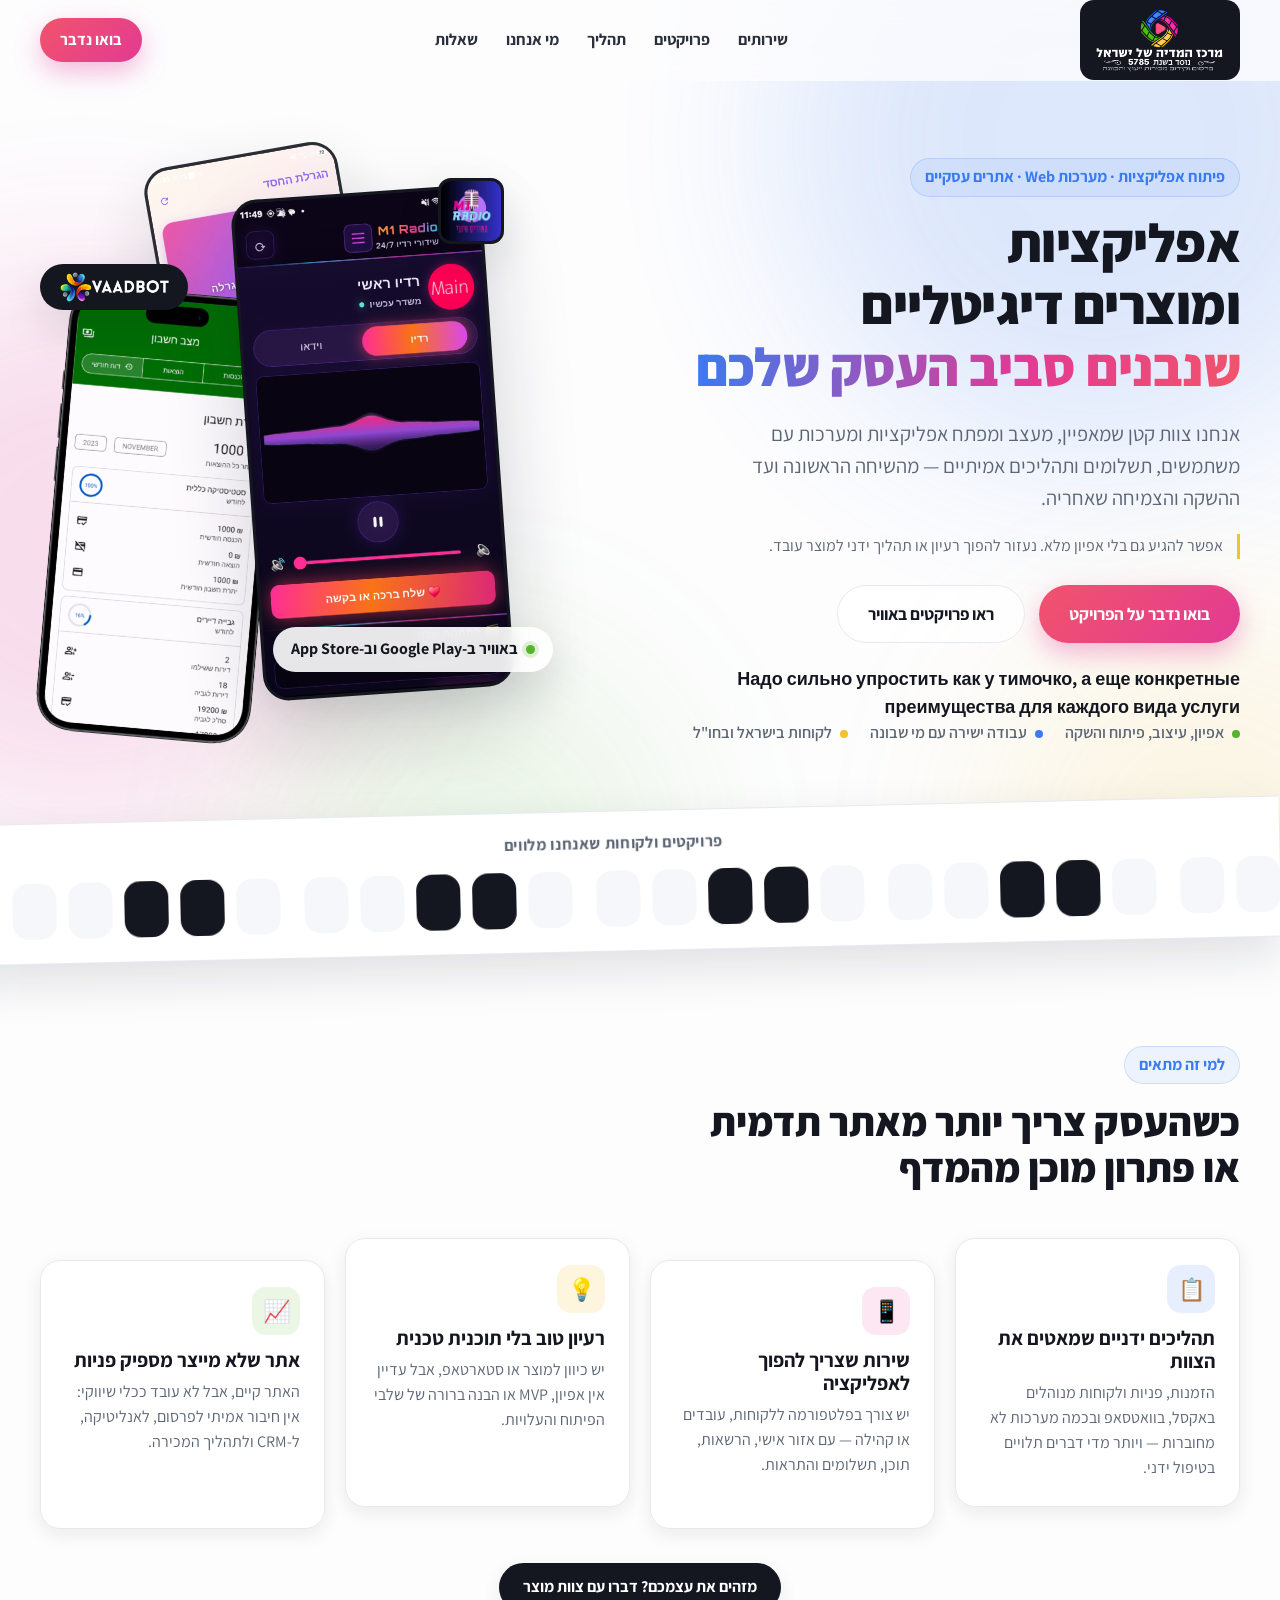
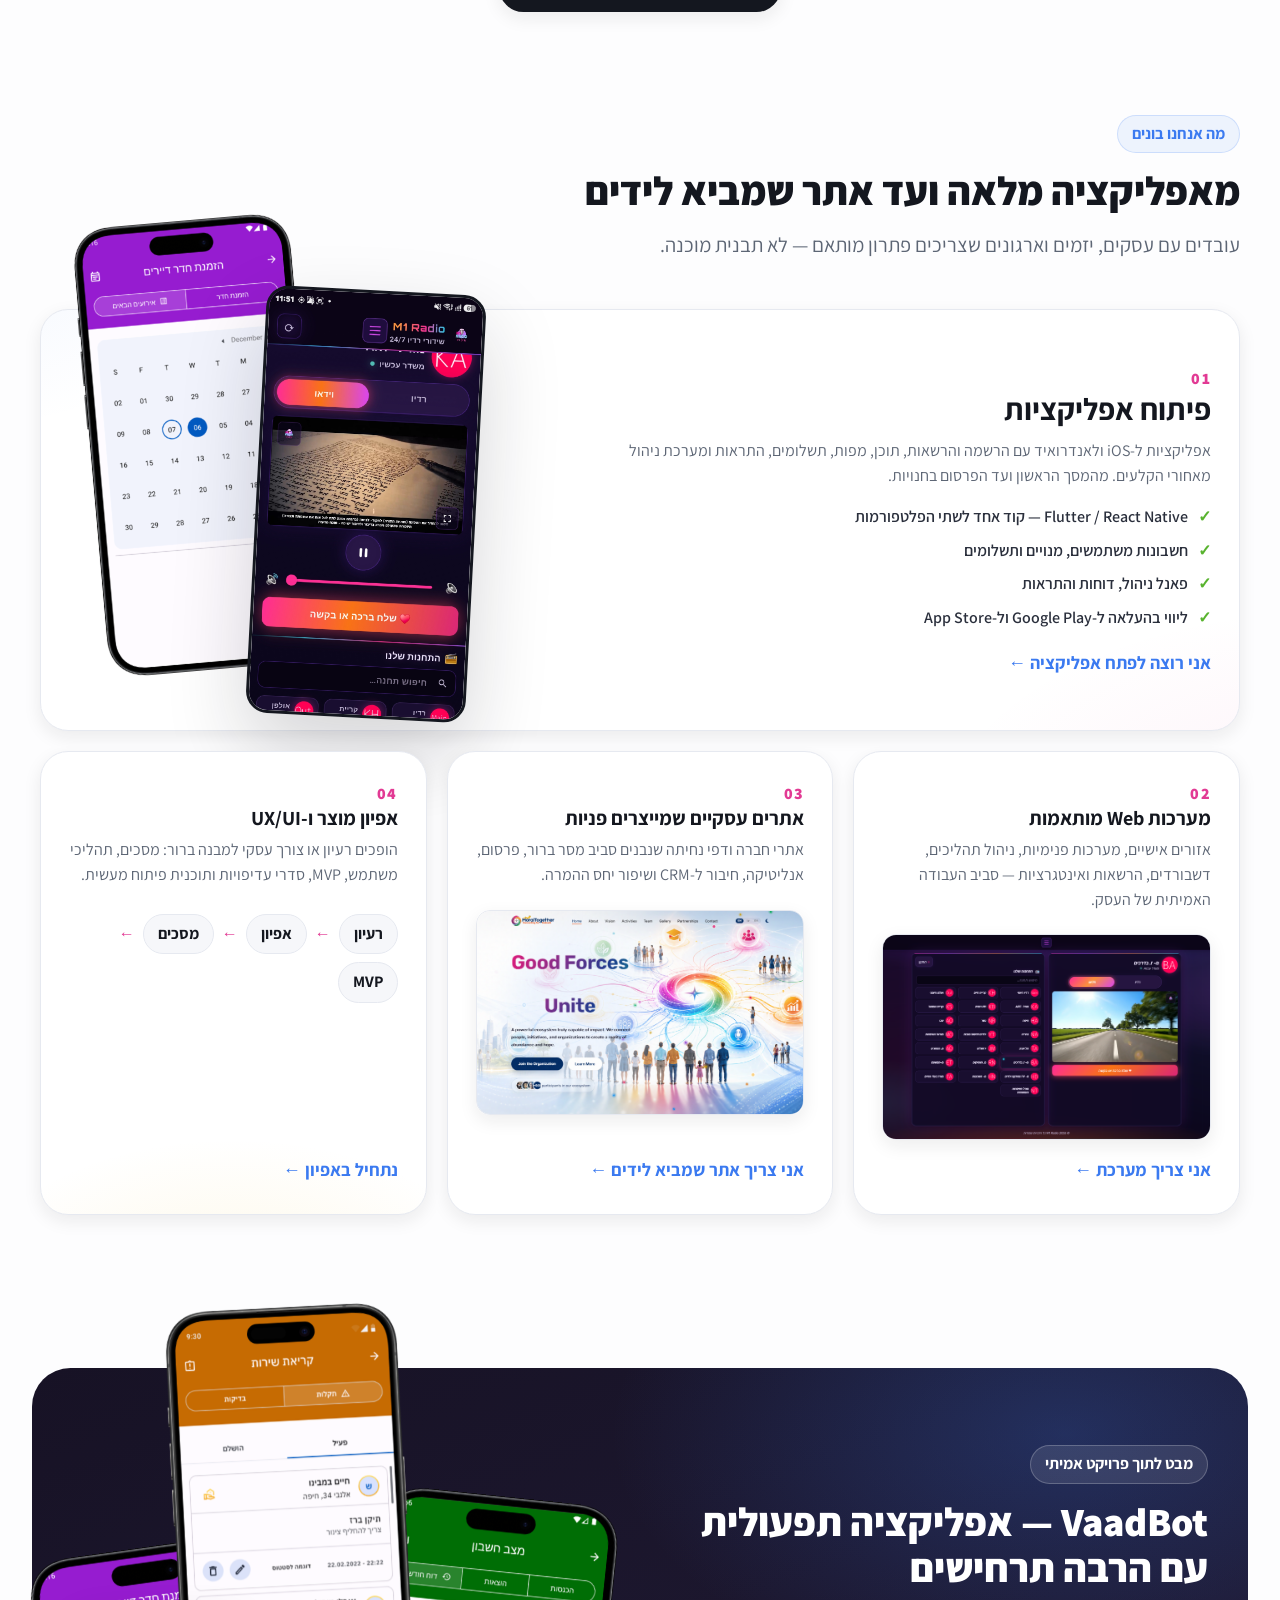
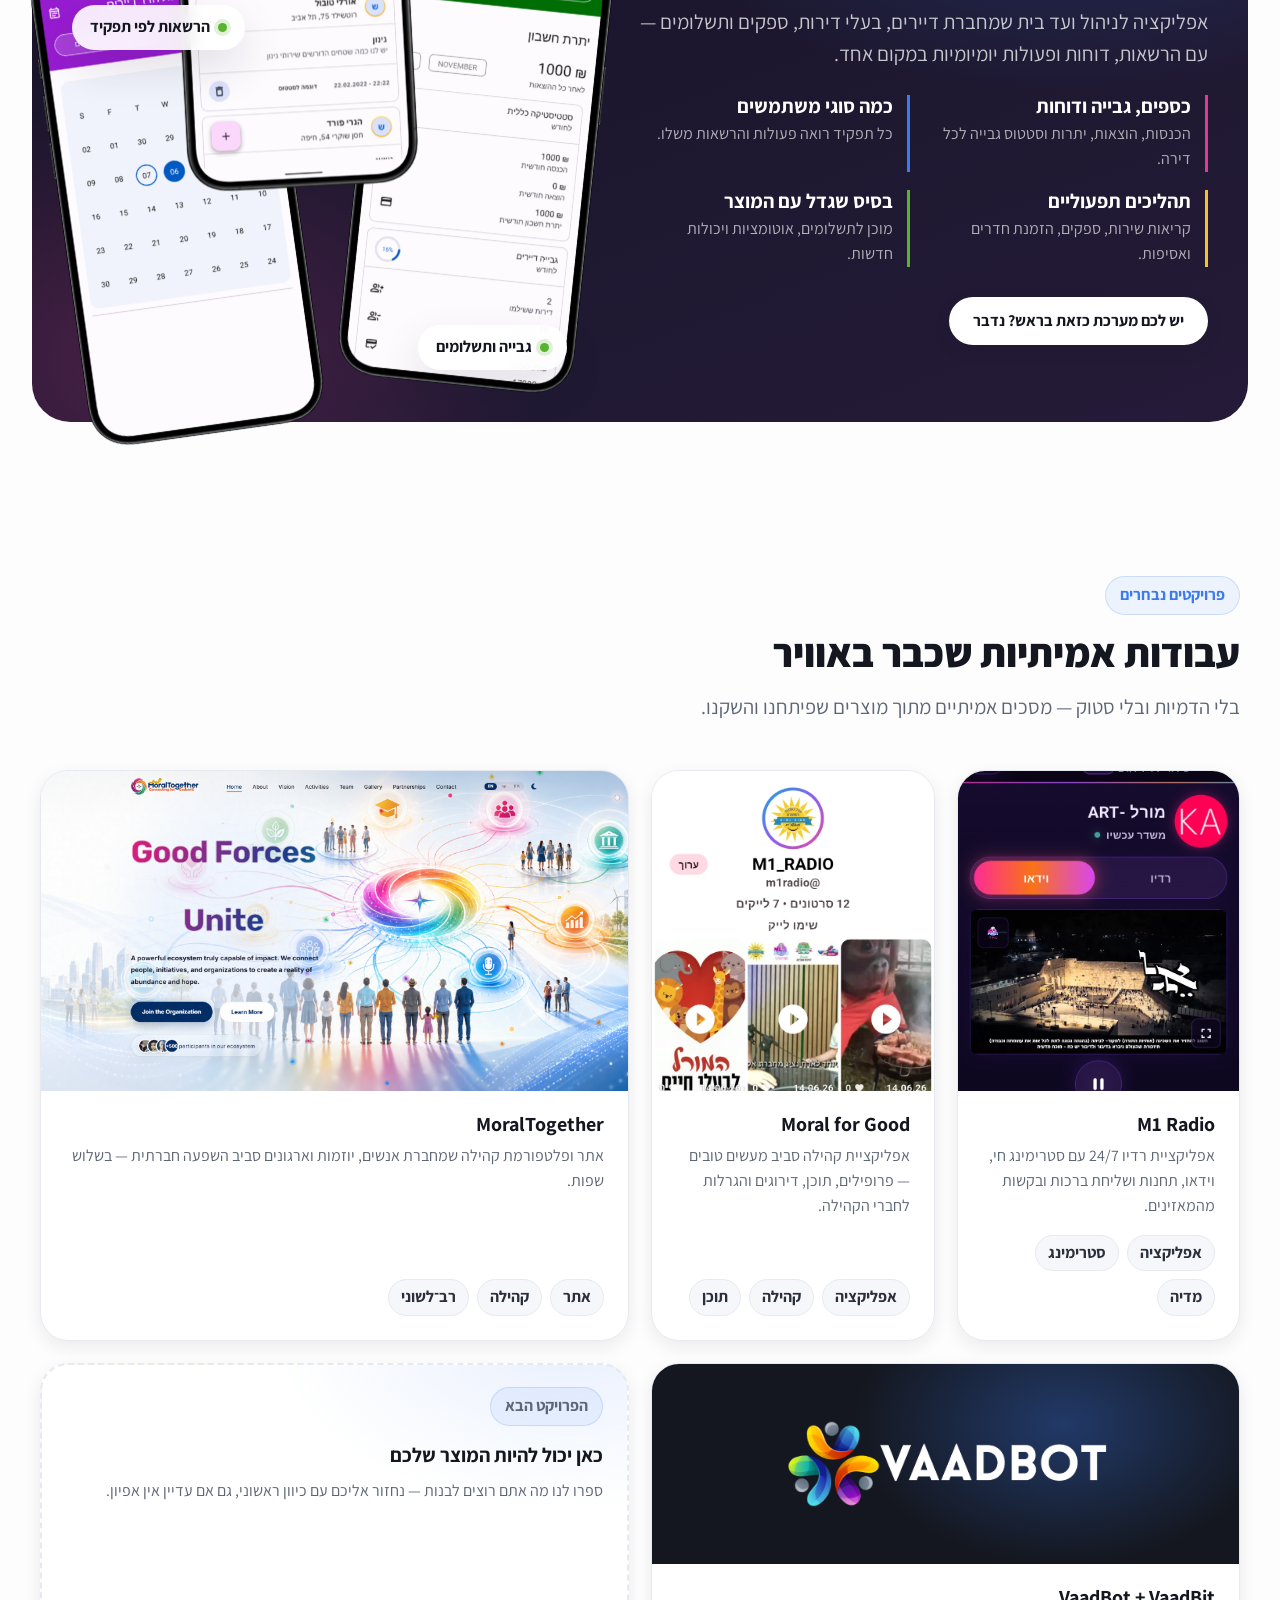
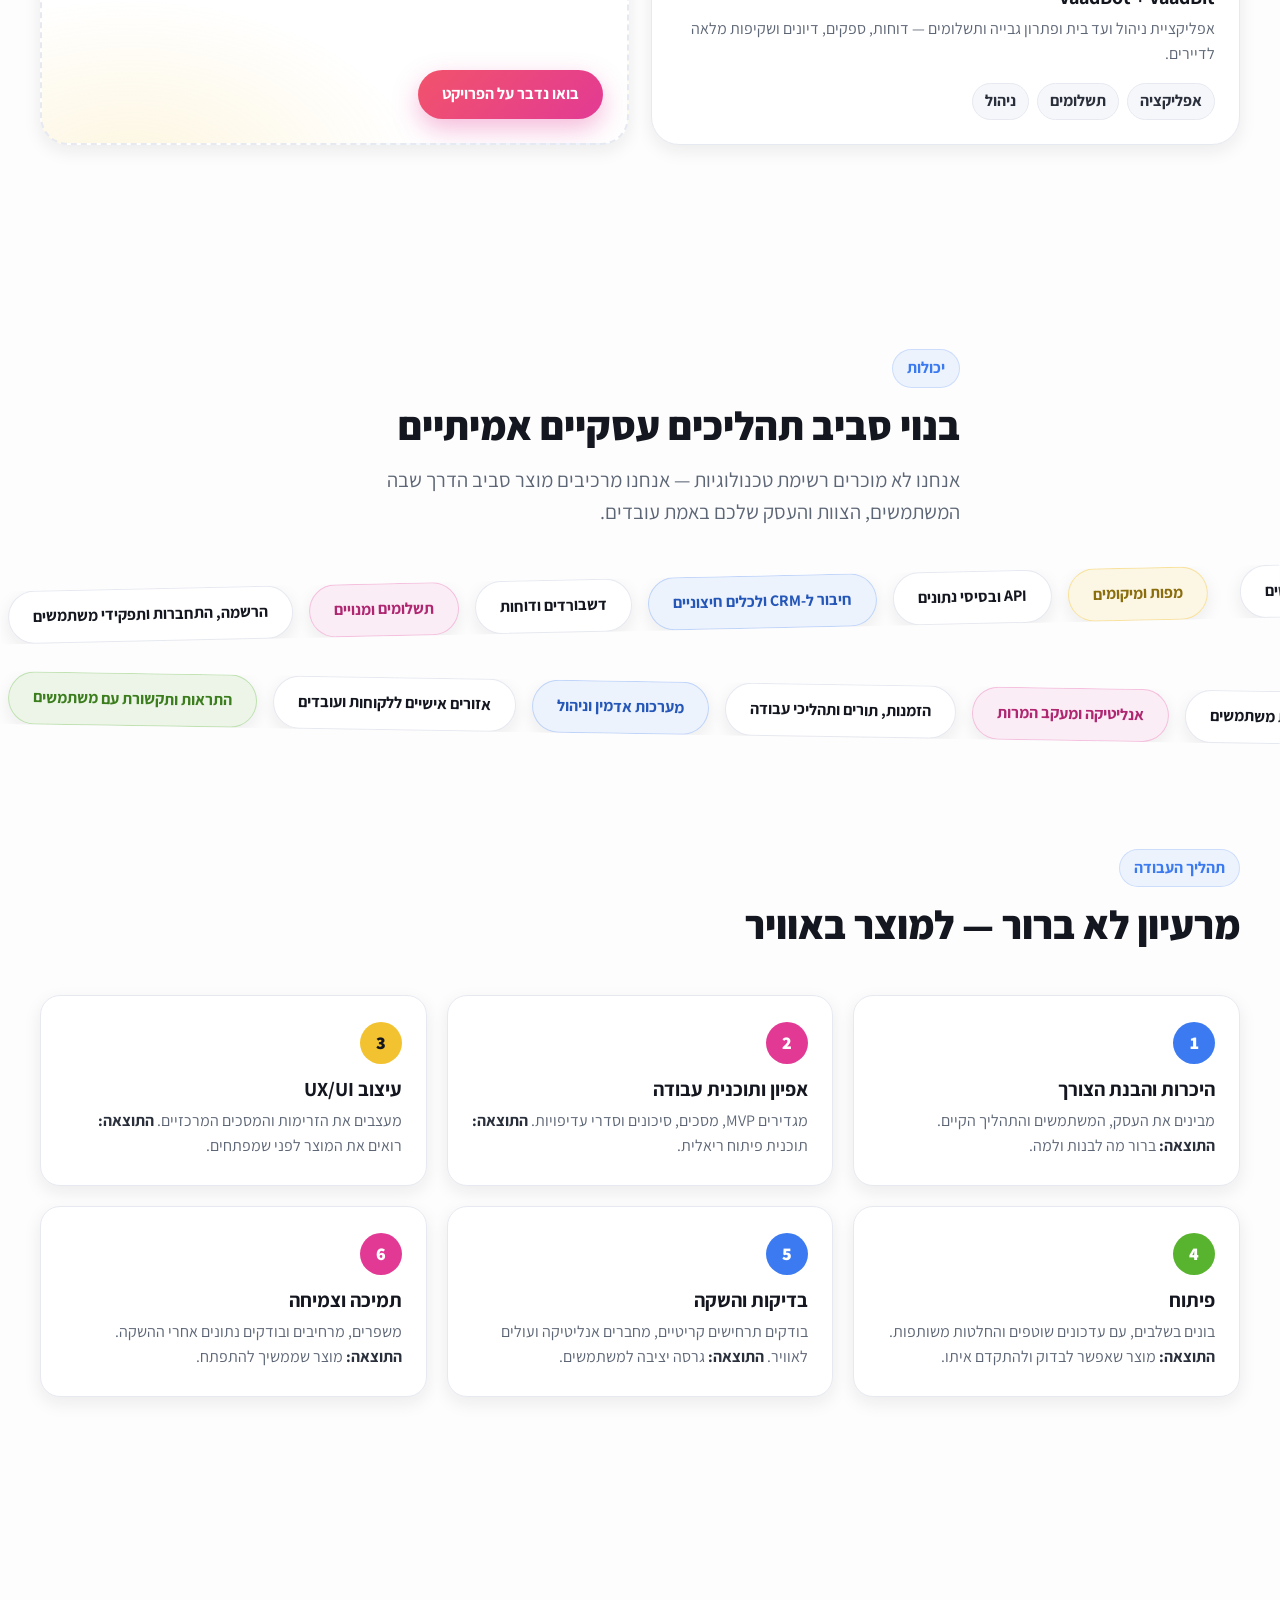
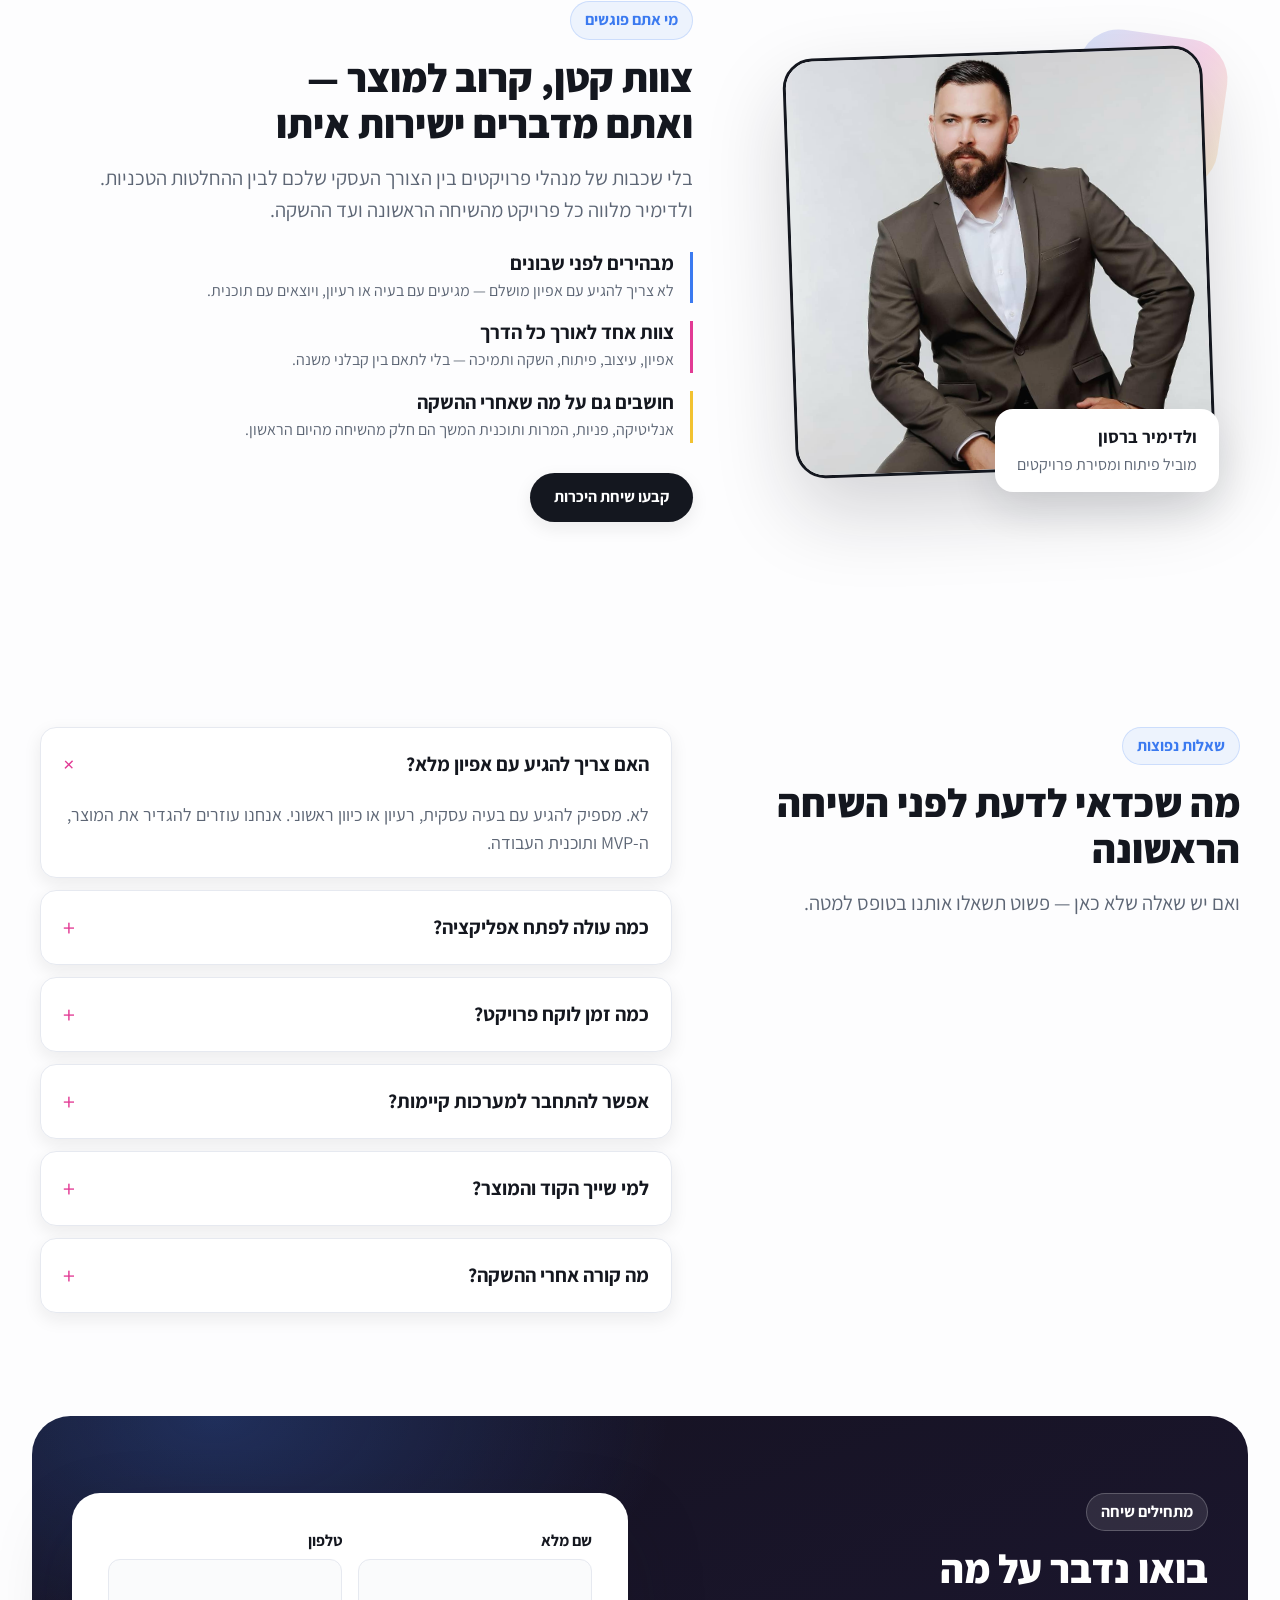
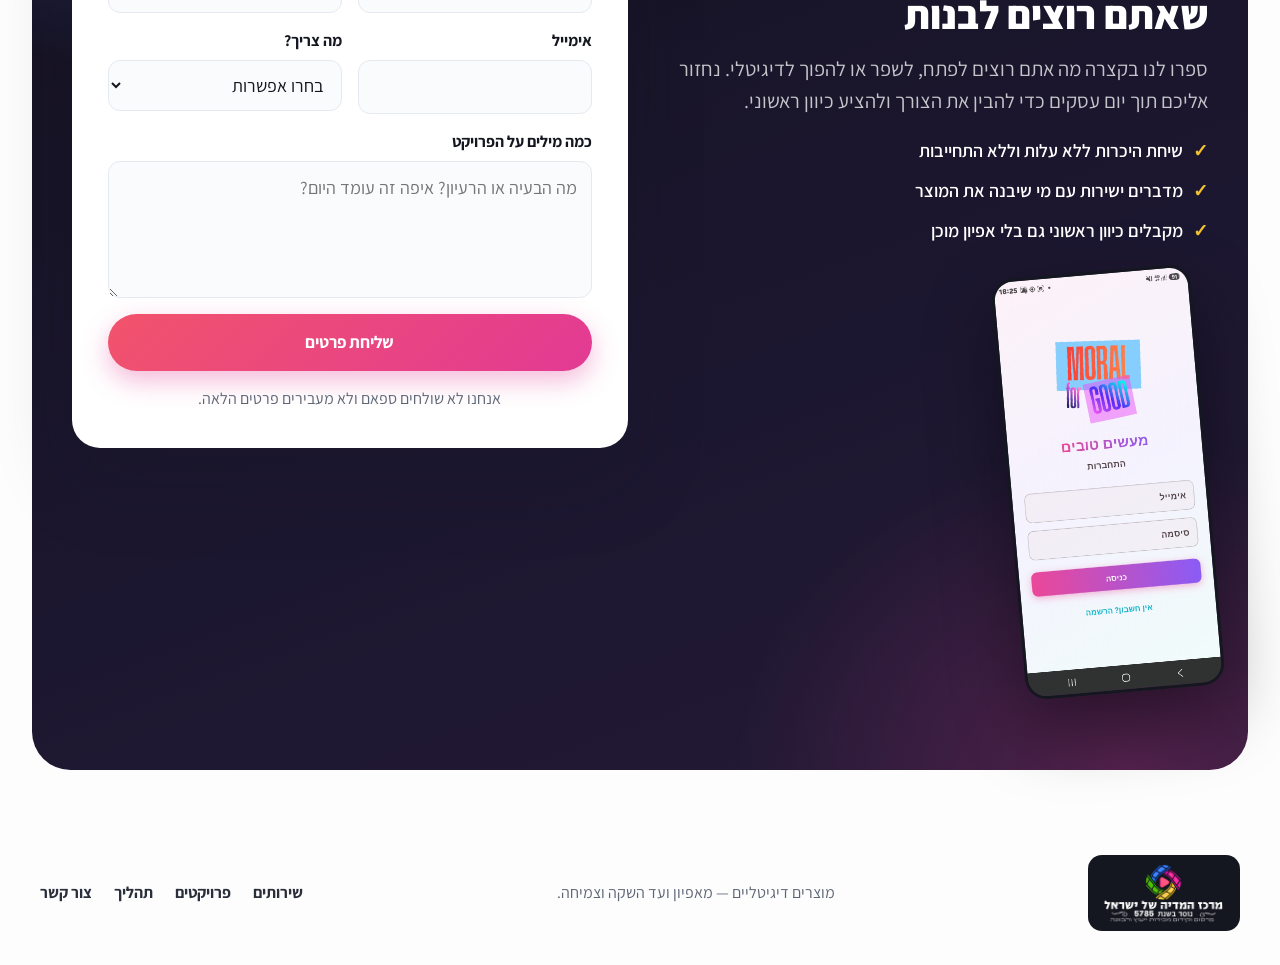
<file: WebsiteClaude02/index.html>
<!doctype html>
<html lang="he-IL" dir="rtl">
  <head>
    <meta charset="utf-8">
    <meta name="viewport" content="width=device-width, initial-scale=1">
    <title>פיתוח אפליקציות ומוצרים דיגיטליים לעסקים | Merkaz Media</title>
    <meta name="description" content="צוות מוצר קטן שמאפיין, מעצב ומפתח אפליקציות, מערכות Web ואתרים עסקיים - מהרעיון ועד ההשקה. פרויקטים אמיתיים באוויר: VaadBot, M1 Radio, MoralTogether.">
    <link rel="icon" type="image/png" href="assets/favicon-merkaz-media.png">
    <link rel="preconnect" href="https://fonts.googleapis.com">
    <link rel="preconnect" href="https://fonts.gstatic.com" crossorigin>
    <link href="https://fonts.googleapis.com/css2?family=Assistant:wght@400;500;600;700;800&display=swap" rel="stylesheet">
    <link rel="stylesheet" href="styles.css">
  </head>
  <body>

    <div class="page-glow" aria-hidden="true">
      <span class="glow glow-blue"></span>
      <span class="glow glow-pink"></span>
      <span class="glow glow-yellow"></span>
      <span class="glow glow-green"></span>
    </div>

    <header class="site-header" data-header>
      <nav class="nav" aria-label="ניווט ראשי">
        <a class="brand" href="#top" aria-label="Merkaz Media">
          <img src="assets/merkaz-logo.png" alt="Merkaz Media">
        </a>
        <div class="nav-links" data-nav-links>
          <a href="#services">שירותים</a>
          <a href="#work">פרויקטים</a>
          <a href="#process">תהליך</a>
          <a href="#team">מי אנחנו</a>
          <a href="#faq">שאלות</a>
        </div>
        <div class="nav-actions">
          <a class="btn btn-primary btn-nav" href="#contact">בואו נדבר</a>
          <button class="menu-toggle" type="button" aria-label="פתיחת תפריט" aria-expanded="false" data-menu-toggle>
            <span></span><span></span>
          </button>
        </div>
      </nav>
    </header>

    <main id="top">

      <!-- ============ HERO ============ -->
      <section class="hero">
        <div class="container hero-grid">
          <div class="hero-copy" data-reveal>
            <p class="eyebrow">פיתוח אפליקציות · מערכות Web · אתרים עסקיים</p>
            <h1>אפליקציות ומוצרים&nbsp;דיגיטליים<br><span class="hl">שנבנים סביב העסק שלכם</span></h1>
            <p class="lead">אנחנו צוות קטן שמאפיין, מעצב ומפתח אפליקציות ומערכות עם משתמשים, תשלומים ותהליכים אמיתיים — מהשיחה הראשונה ועד ההשקה והצמיחה שאחריה.</p>
            <p class="hero-support">אפשר להגיע גם בלי אפיון מלא. נעזור להפוך רעיון או תהליך ידני למוצר עובד.</p>
            <div class="hero-actions">
              <a class="btn btn-primary btn-lg" href="#contact">בואו נדבר על הפרויקט</a>
              <a class="btn btn-ghost btn-lg" href="#work">ראו פרויקטים באוויר</a>
            </div>
            <div><b>Надо сильно упростить как у тимочко, а еще конкретные преимущества для каждого вида услуги</b></div>
            <ul class="proof-line" aria-label="נקודות אמון">
              <li>אפיון, עיצוב, פיתוח והשקה</li>
              <li>עבודה ישירה עם מי שבונה</li>
              <li>לקוחות בישראל ובחו"ל</li>
            </ul>
          </div>

          <div class="hero-collage" aria-label="מסכים מתוך פרויקטים אמיתיים שלנו">
            <figure class="shot shot-main" data-float="1">
              <img src="assets/m1-player.jpeg" alt="אפליקציית M1 Radio - נגן רדיו חי">
            </figure>
            <figure class="shot shot-side no-frame" data-float="2">
              <img src="assets/vaadbot-account.png" alt="אפליקציית VaadBot - מצב חשבון ועד הבית">
            </figure>
            <figure class="shot shot-back" data-float="3">
              <img src="assets/mfg-4.jpg" alt="אפליקציית Moral for Good - מסך הגרלות">
            </figure>
            <div class="float-chip chip-store" data-float="2">
              <span class="dot"></span> באוויר ב-Google Play וב-App Store
            </div>
            <div class="float-chip chip-logo chip-logo-vaadbot" data-float="2">
              <img src="assets/logo-vaadbot-color.png" alt="VaadBot">
            </div>
            <div class="float-chip chip-logo chip-logo-m1" data-float="1">
              <img src="assets/logo-m1radio.png" alt="M1 Radio">
            </div>
          </div>
        </div>

        <!-- logo strip bleeds out of the hero into the next section -->
        <div class="logo-strip" aria-label="מותגים שעובדים איתנו">
          <div class="logo-strip-inner">
            <p class="logo-strip-title">פרויקטים ולקוחות שאנחנו מלווים</p>
            <div class="logo-track" data-marquee>
              <div class="logo-group">
                <span class="logo-pill pill-dark"><img src="assets/logo-vaadbot-white.png" alt="VaadBot"></span>
                <span class="logo-pill"><img src="assets/logo-moraltogether.png" alt="MoralTogether"></span>
                <span class="logo-pill pill-photo"><img src="assets/logo-m1radio.png" alt="M1 Radio"></span>
                <span class="logo-pill"><img src="assets/logo-moralforgood.png" alt="Moral for Good"></span>
                <span class="logo-pill"><img src="assets/logo-gwa-black.png" alt="God's Will Ambassador"></span>
                <span class="logo-pill pill-dark"><img src="assets/logo-vaadbit.png" alt="VaadBit"></span>
              </div>
              <div class="logo-group" aria-hidden="true">
                <span class="logo-pill pill-dark"><img src="assets/logo-vaadbot-white.png" alt=""></span>
                <span class="logo-pill"><img src="assets/logo-moraltogether.png" alt=""></span>
                <span class="logo-pill pill-photo"><img src="assets/logo-m1radio.png" alt=""></span>
                <span class="logo-pill"><img src="assets/logo-moralforgood.png" alt=""></span>
                <span class="logo-pill"><img src="assets/logo-gwa-black.png" alt=""></span>
                <span class="logo-pill pill-dark"><img src="assets/logo-vaadbit.png" alt=""></span>
              </div>
            </div>
          </div>
        </div>
      </section>

      <!-- ============ PAINS ============ -->
      <section class="section pains">
        <div class="container">
          <div class="section-head" data-reveal>
            <p class="eyebrow">למי זה מתאים</p>
            <h2>כשהעסק צריך יותר מאתר תדמית<br>או פתרון מוכן מהמדף</h2>
          </div>
          <div class="pain-grid">
            <article class="pain-card" data-reveal>
              <span class="pain-icon pi-blue">📋</span>
              <h3>תהליכים ידניים שמאטים את הצוות</h3>
              <p>הזמנות, פניות ולקוחות מנוהלים באקסל, בוואטסאפ ובכמה מערכות לא מחוברות — ויותר מדי דברים תלויים בטיפול ידני.</p>
            </article>
            <article class="pain-card" data-reveal>
              <span class="pain-icon pi-pink">📱</span>
              <h3>שירות שצריך להפוך לאפליקציה</h3>
              <p>יש צורך בפלטפורמה ללקוחות, עובדים או קהילה — עם אזור אישי, הרשאות, תוכן, תשלומים והתראות.</p>
            </article>
            <article class="pain-card" data-reveal>
              <span class="pain-icon pi-yellow">💡</span>
              <h3>רעיון טוב בלי תוכנית טכנית</h3>
              <p>יש כיוון למוצר או סטארטאפ, אבל עדיין אין אפיון, MVP או הבנה ברורה של שלבי הפיתוח והעלויות.</p>
            </article>
            <article class="pain-card" data-reveal>
              <span class="pain-icon pi-green">📈</span>
              <h3>אתר שלא מייצר מספיק פניות</h3>
              <p>האתר קיים, אבל לא עובד ככלי שיווקי: אין חיבור אמיתי לפרסום, לאנליטיקה, ל-CRM ולתהליך המכירה.</p>
            </article>
          </div>
          <div class="section-cta" data-reveal>
            <a class="btn btn-dark" href="#contact">מזהים את עצמכם? דברו עם צוות מוצר</a>
          </div>
        </div>
      </section>

      <!-- ============ SERVICES ============ -->
      <section class="section services" id="services">
        <div class="container">
          <div class="section-head" data-reveal>
            <p class="eyebrow">מה אנחנו בונים</p>
            <h2>מאפליקציה מלאה ועד אתר שמביא לידים</h2>
            <p class="lead">עובדים עם עסקים, יזמים וארגונים שצריכים פתרון מותאם — לא תבנית מוכנה.</p>
          </div>

          <div class="service-bento">
            <article class="service-card service-main" data-reveal>
              <div class="service-copy">
                <span class="service-num">01</span>
                <h3>פיתוח אפליקציות</h3>
                <p>אפליקציות ל-iOS ולאנדרואיד עם הרשמה והרשאות, תוכן, מפות, תשלומים, התראות ומערכת ניהול מאחורי הקלעים. מהמסך הראשון ועד הפרסום בחנויות.</p>
                <ul class="service-list">
                  <li>Flutter / React Native — קוד אחד לשתי הפלטפורמות</li>
                  <li>חשבונות משתמשים, מנויים ותשלומים</li>
                  <li>פאנל ניהול, דוחות והתראות</li>
                  <li>ליווי בהעלאה ל-Google Play ול-App Store</li>
                </ul>
                <a class="text-link" href="#contact">אני רוצה לפתח אפליקציה ←</a>
              </div>
              <div class="service-shots">
                <img class="ss-a" src="assets/m1-video.jpeg" alt="מסך וידאו באפליקציית M1 Radio">
                <img class="ss-b no-frame" src="assets/vaadbot-calendar.png" alt="הזמנת חדר דיירים באפליקציית VaadBot">
              </div>
            </article>

            <article class="service-card" data-reveal>
              <span class="service-num">02</span>
              <h3>מערכות Web מותאמות</h3>
              <p>אזורים אישיים, מערכות פנימיות, ניהול תהליכים, דשבורדים, הרשאות ואינטגרציות — סביב העבודה האמיתית של העסק.</p>
              <img class="service-img service-img-wide" src="assets/M1-Radio-web-app-preview.png" alt="תצוגת מערכת Web של M1 Radio">
              <a class="text-link" href="#contact">אני צריך מערכת ←</a>
            </article>

            <article class="service-card" data-reveal>
              <span class="service-num">03</span>
              <h3>אתרים עסקיים שמייצרים פניות</h3>
              <p>אתרי חברה ודפי נחיתה שנבנים סביב מסר ברור, פרסום, אנליטיקה, חיבור ל-CRM ושיפור יחס ההמרה.</p>
              <img class="service-img service-img-wide" src="assets/moraltogether-site.png" alt="אתר MoralTogether שפיתחנו">
              <a class="text-link" href="#contact">אני צריך אתר שמביא לידים ←</a>
            </article>

            <article class="service-card service-discovery" data-reveal>
              <span class="service-num">04</span>
              <h3>אפיון מוצר ו-UX/UI</h3>
              <p>הופכים רעיון או צורך עסקי למבנה ברור: מסכים, תהליכי משתמש, MVP, סדרי עדיפויות ותוכנית פיתוח מעשית.</p>
              <div class="discovery-steps">
                <span>רעיון</span><span class="arr">←</span><span>אפיון</span><span class="arr">←</span><span>מסכים</span><span class="arr">←</span><span>MVP</span>
              </div>
              <a class="text-link" href="#contact">נתחיל באפיון ←</a>
            </article>
          </div>
        </div>
      </section>

      <!-- ============ CASE DEEP DIVE (dark) ============ -->
      <section class="section deep-dive">
        <div class="container deep-grid">
          <div class="deep-copy" data-reveal>
            <p class="eyebrow eyebrow-light">מבט לתוך פרויקט אמיתי</p>
            <h2>VaadBot — אפליקציה תפעולית<br>עם הרבה תרחישים</h2>
            <p class="lead">אפליקציה לניהול ועד בית שמחברת דיירים, בעלי דירות, ספקים ותשלומים — עם הרשאות, דוחות ופעולות יומיומיות במקום אחד.</p>
            <div class="deep-points">
              <article><h3>כספים, גבייה ודוחות</h3><p>הכנסות, הוצאות, יתרות וסטטוס גבייה לכל דירה.</p></article>
              <article><h3>כמה סוגי משתמשים</h3><p>כל תפקיד רואה פעולות והרשאות משלו.</p></article>
              <article><h3>תהליכים תפעוליים</h3><p>קריאות שירות, ספקים, הזמנת חדרים ואסיפות.</p></article>
              <article><h3>בסיס שגדל עם המוצר</h3><p>מוכן לתשלומים, אוטומציות ויכולות חדשות.</p></article>
            </div>
            <a class="btn btn-light" href="#contact">יש לכם מערכת כזאת בראש? נדבר</a>
          </div>
          <div class="deep-screens" aria-label="מסכים מתוך VaadBot">
            <figure class="deep-phone dp-1 no-frame"><img src="assets/vaadbot-account.png" alt="מצב חשבון ב-VaadBot"></figure>
            <figure class="deep-phone dp-2 no-frame"><img src="assets/vaadbot-service.png" alt="קריאות שירות ב-VaadBot"></figure>
            <figure class="deep-phone dp-3 no-frame"><img src="assets/vaadbot-calendar.png" alt="הזמנת חדר דיירים ב-VaadBot"></figure>
            <div class="float-chip chip-roles" data-float="1"><span class="dot dot-green"></span> הרשאות לפי תפקיד</div>
            <div class="float-chip chip-pay" data-float="2"><span class="dot dot-yellow"></span> גבייה ותשלומים</div>
          </div>
        </div>
      </section>

      <!-- ============ PROJECTS ============ -->
      <section class="section work" id="work">
        <div class="container">
          <div class="section-head" data-reveal>
            <p class="eyebrow">פרויקטים נבחרים</p>
            <h2>עבודות אמיתיות שכבר באוויר</h2>
            <p class="lead">בלי הדמיות ובלי סטוק — מסכים אמיתיים מתוך מוצרים שפיתחנו והשקנו.</p>
          </div>

          <div class="work-grid">
            <article class="work-card wc-tall" data-reveal>
              <a class="work-media wm-phone" href="https://play.google.com/store/apps/details?id=il.m1radio.m1_radio&hl=he" target="_blank" rel="noopener">
                <img src="assets/m1-live.jpeg" alt="שידור חי באפליקציית M1 Radio">
              </a>
              <div class="work-body">
                <h3>M1 Radio</h3>
                <p>אפליקציית רדיו 24/7 עם סטרימינג חי, וידאו, תחנות ושליחת ברכות ובקשות מהמאזינים.</p>
                <div class="tag-row"><span class="tag">אפליקציה</span><span class="tag">סטרימינג</span><span class="tag">מדיה</span></div>
              </div>
            </article>

            <article class="work-card wc-tall" data-reveal>
              <div class="work-media wm-phone">
                <img src="assets/mfg-raffle.jpg" alt="מסך הגרלות באפליקציית Moral for Good">
              </div>
              <div class="work-body">
                <h3>Moral for Good</h3>
                <p>אפליקציית קהילה סביב מעשים טובים — פרופילים, תוכן, דירוגים והגרלות לחברי הקהילה.</p>
                <div class="tag-row"><span class="tag">אפליקציה</span><span class="tag">קהילה</span><span class="tag">תוכן</span></div>
              </div>
            </article>

            <article class="work-card wc-wide" data-reveal>
              <a class="work-media wm-wide" href="https://moraltogether.com/" target="_blank" rel="noopener">
                <img src="assets/moraltogether-site.png" alt="דף הבית של MoralTogether">
              </a>
              <div class="work-body">
                <h3>MoralTogether</h3>
                <p>אתר ופלטפורמת קהילה שמחברת אנשים, יוזמות וארגונים סביב השפעה חברתית — בשלוש שפות.</p>
                <div class="tag-row"><span class="tag">אתר</span><span class="tag">קהילה</span><span class="tag">רב־לשוני</span></div>
              </div>
            </article>

            <article class="work-card" data-reveal>
              <a class="work-media wm-logo" href="https://vaadbot.com/" target="_blank" rel="noopener">
                <img src="assets/logo-vaadbot-white.png" alt="VaadBot">
              </a>
              <div class="work-body">
                <h3>VaadBot + VaadBit</h3>
                <p>אפליקציית ניהול ועד בית ופתרון גבייה ותשלומים — דוחות, ספקים, דיונים ושקיפות מלאה לדיירים.</p>
                <div class="tag-row"><span class="tag">אפליקציה</span><span class="tag">תשלומים</span><span class="tag">ניהול</span></div>
              </div>
            </article>

            <article class="work-card work-cta" data-reveal>
              <div class="work-body">
                <p class="eyebrow">הפרויקט הבא</p>
                <h3>כאן יכול להיות המוצר שלכם</h3>
                <p>ספרו לנו מה אתם רוצים לבנות — נחזור אליכם עם כיוון ראשוני, גם אם עדיין אין אפיון.</p>
                <a class="btn btn-primary" href="#contact">בואו נדבר על הפרויקט</a>
              </div>
            </article>
          </div>
        </div>
      </section>

      <!-- ============ CAPABILITIES ============ -->
      <section class="section capabilities">
        <div class="container section-head" data-reveal>
          <p class="eyebrow">יכולות</p>
          <h2>בנוי סביב תהליכים עסקיים אמיתיים</h2>
          <p class="lead">אנחנו לא מוכרים רשימת טכנולוגיות — אנחנו מרכיבים מוצר סביב הדרך שבה המשתמשים, הצוות והעסק שלכם באמת עובדים.</p>
        </div>
        <div class="cap-marquee" data-marquee>
          <div class="cap-row">
            <span class="cap">הרשמה, התחברות ותפקידי משתמשים</span>
            <span class="cap c-pink">תשלומים ומנויים</span>
            <span class="cap">דשבורדים ודוחות</span>
            <span class="cap c-blue">חיבור ל-CRM ולכלים חיצוניים</span>
            <span class="cap">API ובסיסי נתונים</span>
            <span class="cap c-yellow">מפות ומיקומים</span>
          </div>
          <div class="cap-row" aria-hidden="true">
            <span class="cap">הרשמה, התחברות ותפקידי משתמשים</span>
            <span class="cap c-pink">תשלומים ומנויים</span>
            <span class="cap">דשבורדים ודוחות</span>
            <span class="cap c-blue">חיבור ל-CRM ולכלים חיצוניים</span>
            <span class="cap">API ובסיסי נתונים</span>
            <span class="cap c-yellow">מפות ומיקומים</span>
          </div>
        </div>
        <div class="cap-marquee cap-marquee-reverse" data-marquee>
          <div class="cap-row">
            <span class="cap c-green">התראות ותקשורת עם משתמשים</span>
            <span class="cap">אזורים אישיים ללקוחות ועובדים</span>
            <span class="cap c-blue">מערכות אדמין וניהול</span>
            <span class="cap">הזמנות, תורים ותהליכי עבודה</span>
            <span class="cap c-pink">אנליטיקה ומעקב המרות</span>
            <span class="cap">תוכן, קבצים ופעילות משתמשים</span>
          </div>
          <div class="cap-row" aria-hidden="true">
            <span class="cap c-green">התראות ותקשורת עם משתמשים</span>
            <span class="cap">אזורים אישיים ללקוחות ועובדים</span>
            <span class="cap c-blue">מערכות אדמין וניהול</span>
            <span class="cap">הזמנות, תורים ותהליכי עבודה</span>
            <span class="cap c-pink">אנליטיקה ומעקב המרות</span>
            <span class="cap">תוכן, קבצים ופעילות משתמשים</span>
          </div>
        </div>
      </section>

      <!-- ============ PROCESS ============ -->
      <section class="section process" id="process">
        <div class="container">
          <div class="section-head" data-reveal>
            <p class="eyebrow">תהליך העבודה</p>
            <h2>מרעיון לא ברור — למוצר באוויר</h2>
          </div>
          <div class="steps">
            <article class="step" data-reveal>
              <span class="step-num sn-blue">1</span>
              <h3>היכרות והבנת הצורך</h3>
              <p>מבינים את העסק, המשתמשים והתהליך הקיים. <strong>התוצאה:</strong> ברור מה לבנות ולמה.</p>
            </article>
            <article class="step" data-reveal>
              <span class="step-num sn-pink">2</span>
              <h3>אפיון ותוכנית עבודה</h3>
              <p>מגדירים MVP, מסכים, סיכונים וסדרי עדיפויות. <strong>התוצאה:</strong> תוכנית פיתוח ריאלית.</p>
            </article>
            <article class="step" data-reveal>
              <span class="step-num sn-yellow">3</span>
              <h3>עיצוב UX/UI</h3>
              <p>מעצבים את הזרימות והמסכים המרכזיים. <strong>התוצאה:</strong> רואים את המוצר לפני שמפתחים.</p>
            </article>
            <article class="step" data-reveal>
              <span class="step-num sn-green">4</span>
              <h3>פיתוח</h3>
              <p>בונים בשלבים, עם עדכונים שוטפים והחלטות משותפות. <strong>התוצאה:</strong> מוצר שאפשר לבדוק ולהתקדם איתו.</p>
            </article>
            <article class="step" data-reveal>
              <span class="step-num sn-blue">5</span>
              <h3>בדיקות והשקה</h3>
              <p>בודקים תרחישים קריטיים, מחברים אנליטיקה ועולים לאוויר. <strong>התוצאה:</strong> גרסה יציבה למשתמשים.</p>
            </article>
            <article class="step" data-reveal>
              <span class="step-num sn-pink">6</span>
              <h3>תמיכה וצמיחה</h3>
              <p>משפרים, מרחיבים ובודקים נתונים אחרי ההשקה. <strong>התוצאה:</strong> מוצר שממשיך להתפתח.</p>
            </article>
          </div>
        </div>
      </section>

      <!-- ============ TEAM ============ -->
      <section class="section team" id="team">
        <div class="container team-grid">
          <div class="team-media" data-reveal>
            <img src="assets/vladimir-berson.jpg" alt="ולדימיר ברסון - מוביל פיתוח והשקת פרויקטים">
            <div class="team-badge">
              <strong>ולדימיר ברסון</strong>
              <span>מוביל פיתוח ומסירת פרויקטים</span>
            </div>
          </div>
          <div class="team-copy" data-reveal>
            <p class="eyebrow">מי אתם פוגשים</p>
            <h2>צוות קטן, קרוב למוצר —<br>ואתם מדברים ישירות איתו</h2>
            <p class="lead">בלי שכבות של מנהלי פרויקטים בין הצורך העסקי שלכם לבין ההחלטות הטכניות. ולדימיר מלווה כל פרויקט מהשיחה הראשונה ועד ההשקה.</p>
            <div class="why-list">
              <div class="why-item">
                <h3>מבהירים לפני שבונים</h3>
                <p>לא צריך להגיע עם אפיון מושלם — מגיעים עם בעיה או רעיון, ויוצאים עם תוכנית.</p>
              </div>
              <div class="why-item">
                <h3>צוות אחד לאורך כל הדרך</h3>
                <p>אפיון, עיצוב, פיתוח, השקה ותמיכה — בלי לתאם בין קבלני משנה.</p>
              </div>
              <div class="why-item">
                <h3>חושבים גם על מה שאחרי ההשקה</h3>
                <p>אנליטיקה, פניות, המרות ותוכנית המשך הם חלק מהשיחה מהיום הראשון.</p>
              </div>
            </div>
            <a class="btn btn-dark" href="#contact">קבעו שיחת היכרות</a>
          </div>
        </div>
      </section>

      <!-- ============ FAQ ============ -->
      <section class="section faq-section" id="faq">
        <div class="container faq-grid">
          <div class="section-head" data-reveal>
            <p class="eyebrow">שאלות נפוצות</p>
            <h2>מה שכדאי לדעת לפני השיחה הראשונה</h2>
            <p class="lead">ואם יש שאלה שלא כאן — פשוט תשאלו אותנו בטופס למטה.</p>
          </div>
          <div class="faq" data-reveal>
            <details open>
              <summary>האם צריך להגיע עם אפיון מלא?</summary>
              <p>לא. מספיק להגיע עם בעיה עסקית, רעיון או כיוון ראשוני. אנחנו עוזרים להגדיר את המוצר, ה-MVP ותוכנית העבודה.</p>
            </details>
            <details>
              <summary>כמה עולה לפתח אפליקציה?</summary>
              <p>זה תלוי בהיקף ובמורכבות. אחרי שיחת היכרות ואפיון ראשוני נותנים הערכה מסודרת לפי שלבים — בלי הבטחות כלליות ובלי הפתעות בהמשך.</p>
            </details>
            <details>
              <summary>כמה זמן לוקח פרויקט?</summary>
              <p>תלוי בהיקף. MVP ממוקד יכול לעלות לאוויר תוך חודשים בודדים; אחרי האפיון תקבלו תוכנית שלבים ריאלית.</p>
            </details>
            <details>
              <summary>אפשר להתחבר למערכות קיימות?</summary>
              <p>כן. בשלב האפיון בודקים כלים קיימים, תהליכי עבודה, דאטה ואינטגרציות — ובונים סביבם.</p>
            </details>
            <details>
              <summary>למי שייך הקוד והמוצר?</summary>
              <p>זה מוגדר בצורה ברורה בהסכם הפרויקט. הלקוח מקבל שקיפות וגישה מסודרת לעבודה ולתיעוד.</p>
            </details>
            <details>
              <summary>מה קורה אחרי ההשקה?</summary>
              <p>השקה היא לא סוף הדרך. ממשיכים לתמוך, לשפר ולהרחיב את המוצר לפי הצורך — כולל אנליטיקה ותוכנית צמיחה.</p>
            </details>
          </div>
        </div>
      </section>

      <!-- ============ CONTACT ============ -->
      <section class="section contact" id="contact">
        <div class="container contact-grid">
          <div class="contact-copy" data-reveal>
            <p class="eyebrow eyebrow-light">מתחילים שיחה</p>
            <h2>בואו נדבר על מה<br>שאתם רוצים לבנות</h2>
            <p class="lead">ספרו לנו בקצרה מה אתם רוצים לפתח, לשפר או להפוך לדיגיטלי. נחזור אליכם תוך יום עסקים כדי להבין את הצורך ולהציע כיוון ראשוני.</p>
            <ul class="contact-points">
              <li>שיחת היכרות ללא עלות וללא התחייבות</li>
              <li>מדברים ישירות עם מי שיבנה את המוצר</li>
              <li>מקבלים כיוון ראשוני גם בלי אפיון מוכן</li>
            </ul>
            <div class="contact-shot" aria-hidden="true">
              <img src="assets/mfg-login.jpg" alt="">
            </div>
          </div>
          <form class="contact-form" data-contact-form novalidate>
            <div class="form-grid">
              <div class="form-field">
                <label for="f-name">שם מלא</label>
                <input id="f-name" name="name" autocomplete="name" required>
              </div>
              <div class="form-field">
                <label for="f-phone">טלפון</label>
                <input id="f-phone" name="phone" type="tel" autocomplete="tel" required>
              </div>
              <div class="form-field">
                <label for="f-email">אימייל</label>
                <input id="f-email" name="email" type="email" autocomplete="email">
              </div>
              <div class="form-field">
                <label for="f-need">מה צריך?</label>
                <select id="f-need" name="need" required>
                  <option value="">בחרו אפשרות</option>
                  <option>אפליקציה</option>
                  <option>מערכת Web</option>
                  <option>אתר עסקי</option>
                  <option>אפיון מוצר / UX</option>
                  <option>עדיין לא בטוחים</option>
                </select>
              </div>
              <div class="form-field full">
                <label for="f-msg">כמה מילים על הפרויקט</label>
                <textarea id="f-msg" name="message" rows="4" placeholder="מה הבעיה או הרעיון? איפה זה עומד היום?" required></textarea>
              </div>
              <div class="form-field full">
                <button class="btn btn-primary btn-lg btn-submit" type="submit">שליחת פרטים</button>
                <p class="form-note">אנחנו לא שולחים ספאם ולא מעבירים פרטים הלאה.</p>
              </div>
            </div>
            <div class="success-message" tabindex="-1" hidden>
              <strong>תודה, קיבלנו את הפרטים!</strong>
              <span>נחזור אליכם בהקדם — בדרך כלל תוך יום עסקים.</span>
            </div>
          </form>
        </div>
      </section>
    </main>

    <footer class="site-footer">
      <div class="container footer-inner">
        <a class="brand" href="#top"><img src="assets/merkaz-logo.png" alt="Merkaz Media"></a>
        <span>מוצרים דיגיטליים — מאפיון ועד השקה וצמיחה.</span>
        <nav class="footer-nav" aria-label="ניווט תחתון">
          <a href="#services">שירותים</a>
          <a href="#work">פרויקטים</a>
          <a href="#process">תהליך</a>
          <a href="#contact">צור קשר</a>
        </nav>
      </div>
    </footer>

    <script src="script.js"></script>
  </body>
</html>
</file>
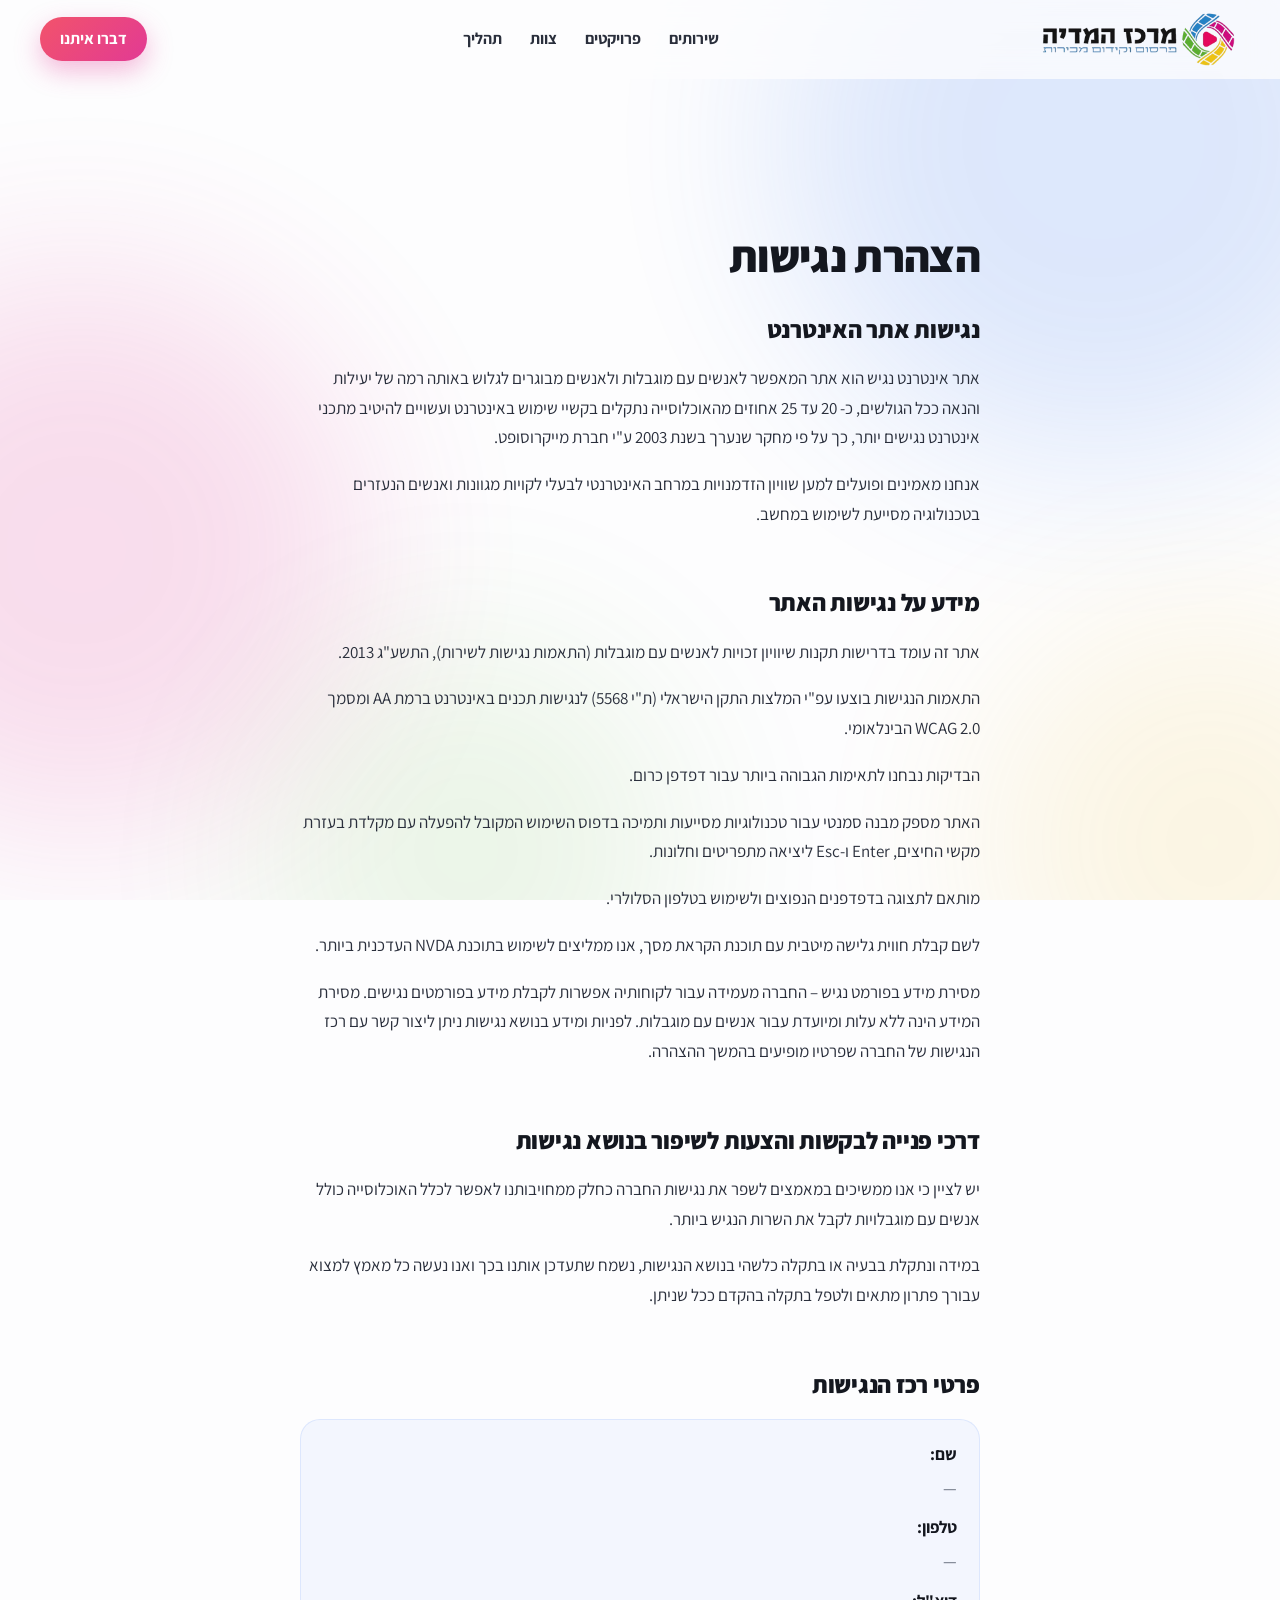
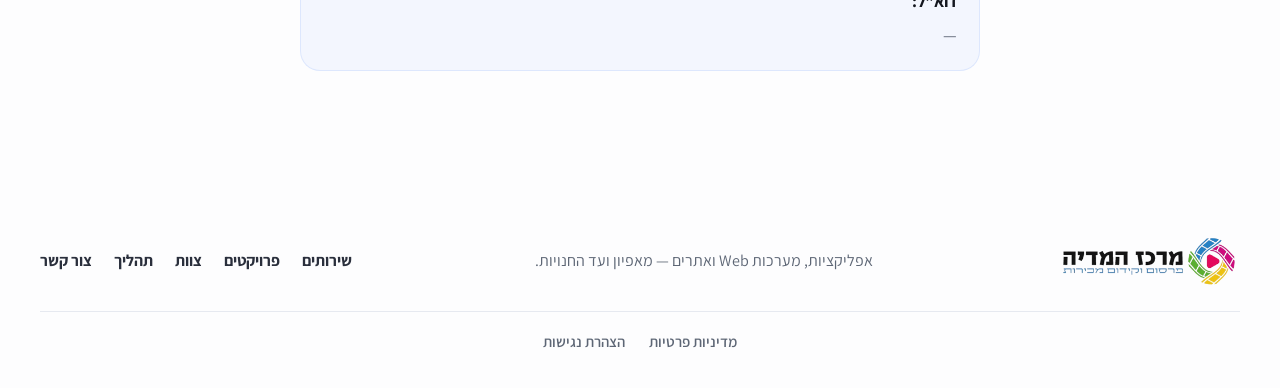
<file: accessibility.html>
<!doctype html>
<html lang="he-IL" dir="rtl">
  <head>
    <meta charset="utf-8">
    <meta name="viewport" content="width=device-width, initial-scale=1">
    <title>הצהרת נגישות | Merkaz Media</title>
    <meta name="description" content="הצהרת הנגישות של אתר Merkaz Media.">
    <meta name="robots" content="noindex">
    <link rel="icon" type="image/png" href="assets/favicon-merkaz-media.png">
    <link rel="preconnect" href="https://fonts.googleapis.com">
    <link rel="preconnect" href="https://fonts.gstatic.com" crossorigin>
    <link href="https://fonts.googleapis.com/css2?family=Assistant:wght@400;500;600;700;800&display=swap" rel="stylesheet">
    <link rel="stylesheet" href="styles.css">
  </head>
  <body class="page-sub">

    <div class="page-glow" aria-hidden="true">
      <span class="glow glow-blue"></span>
      <span class="glow glow-pink"></span>
      <span class="glow glow-yellow"></span>
      <span class="glow glow-green"></span>
    </div>

    <header class="site-header" data-header>
      <nav class="nav" aria-label="ניווט ראשי">
        <a class="brand" href="index.html" aria-label="Merkaz Media — דף הבית">
          <img src="assets/merkaz-media-black-trans-logo-small-descr.png" alt="Merkaz Media">
        </a>
        <div class="nav-links" data-nav-links>
          <a href="index.html#services">שירותים</a>
          <a href="index.html#work">פרויקטים</a>
          <a href="index.html#team">צוות</a>
          <a href="index.html#process">תהליך</a>
        </div>
        <div class="nav-actions">
          <a class="btn btn-primary btn-nav" href="index.html#contact">דברו איתנו</a>
          <button class="menu-toggle" type="button" aria-label="פתיחת תפריט" aria-expanded="false" data-menu-toggle>
            <span></span><span></span>
          </button>
        </div>
      </nav>
    </header>

    <main class="sub-main">
      <section class="section sub-page legal-page">
        <div class="container sub-page-inner">
          <h1>הצהרת נגישות</h1>
          <div class="legal-body">
            <h2>נגישות אתר האינטרנט</h2>
            <p>אתר אינטרנט נגיש הוא אתר המאפשר לאנשים עם מוגבלות ולאנשים מבוגרים לגלוש באותה רמה של יעילות והנאה ככל הגולשים, כ- 20 עד 25 אחוזים מהאוכלוסייה נתקלים בקשיי שימוש באינטרנט ועשויים להיטיב מתכני אינטרנט נגישים יותר, כך על פי מחקר שנערך בשנת 2003 ע"י חברת מייקרוסופט.</p>
            <p>אנחנו מאמינים ופועלים למען שוויון הזדמנויות במרחב האינטרנטי לבעלי לקויות מגוונות ואנשים הנעזרים בטכנולוגיה מסייעת לשימוש במחשב.</p>

            <h2>מידע על נגישות האתר</h2>
            <p>אתר זה עומד בדרישות תקנות שיוויון זכויות לאנשים עם מוגבלות (התאמות נגישות לשירות), התשע"ג 2013.</p>
            <p>התאמות הנגישות בוצעו עפ"י המלצות התקן הישראלי (ת"י 5568) לנגישות תכנים באינטרנט ברמת AA ומסמך WCAG 2.0 הבינלאומי.</p>
            <p>הבדיקות נבחנו לתאימות הגבוהה ביותר עבור דפדפן כרום.</p>
            <p>האתר מספק מבנה סמנטי עבור טכנולוגיות מסייעות ותמיכה בדפוס השימוש המקובל להפעלה עם מקלדת בעזרת מקשי החיצים, Enter ו-Esc ליציאה מתפריטים וחלונות.</p>
            <p>מותאם לתצוגה בדפדפנים הנפוצים ולשימוש בטלפון הסלולרי.</p>
            <p>לשם קבלת חווית גלישה מיטבית עם תוכנת הקראת מסך, אנו ממליצים לשימוש בתוכנת NVDA העדכנית ביותר.</p>
            <p>מסירת מידע בפורמט נגיש – החברה מעמידה עבור לקוחותיה אפשרות לקבלת מידע בפורמטים נגישים. מסירת המידע הינה ללא עלות ומיועדת עבור אנשים עם מוגבלות. לפניות ומידע בנושא נגישות ניתן ליצור קשר עם רכז הנגישות של החברה שפרטיו מופיעים בהמשך ההצהרה.</p>

            <h2>דרכי פנייה לבקשות והצעות לשיפור בנושא נגישות</h2>
            <p>יש לציין כי אנו ממשיכים במאמצים לשפר את נגישות החברה כחלק ממחויבותנו לאפשר לכלל האוכלוסייה כולל אנשים עם מוגבלויות לקבל את השרות הנגיש ביותר.</p>
            <p>במידה ונתקלת בבעיה או בתקלה כלשהי בנושא הנגישות, נשמח שתעדכן אותנו בכך ואנו נעשה כל מאמץ למצוא עבורך פתרון מתאים ולטפל בתקלה בהקדם ככל שניתן.</p>

            <h2>פרטי רכז הנגישות</h2>
            <dl class="legal-meta">
              <dt>שם:</dt>
              <dd></dd>
              <dt>טלפון:</dt>
              <dd></dd>
              <dt>דוא"ל:</dt>
              <dd></dd>
            </dl>
          </div>
        </div>
      </section>
    </main>

    <footer class="site-footer">
      <div class="container footer-inner">
        <a class="brand" href="index.html"><img src="assets/merkaz-media-black-trans-logo-small-descr.png" alt="Merkaz Media" loading="lazy" decoding="async"></a>
        <span>אפליקציות, מערכות Web ואתרים — מאפיון ועד החנויות.</span>
        <nav class="footer-nav" aria-label="ניווט תחתון">
          <a href="index.html#services">שירותים</a>
          <a href="index.html#work">פרויקטים</a>
          <a href="index.html#team">צוות</a>
          <a href="index.html#process">תהליך</a>
          <a href="index.html#contact">צור קשר</a>
        </nav>
        <nav class="footer-legal" aria-label="מסמכים משפטיים">
          <a href="privacy-policy.html">מדיניות פרטיות</a>
          <a href="accessibility.html" aria-current="page">הצהרת נגישות</a>
        </nav>
      </div>
    </footer>

    <script src="script.js"></script>
  </body>
</html>
</file>
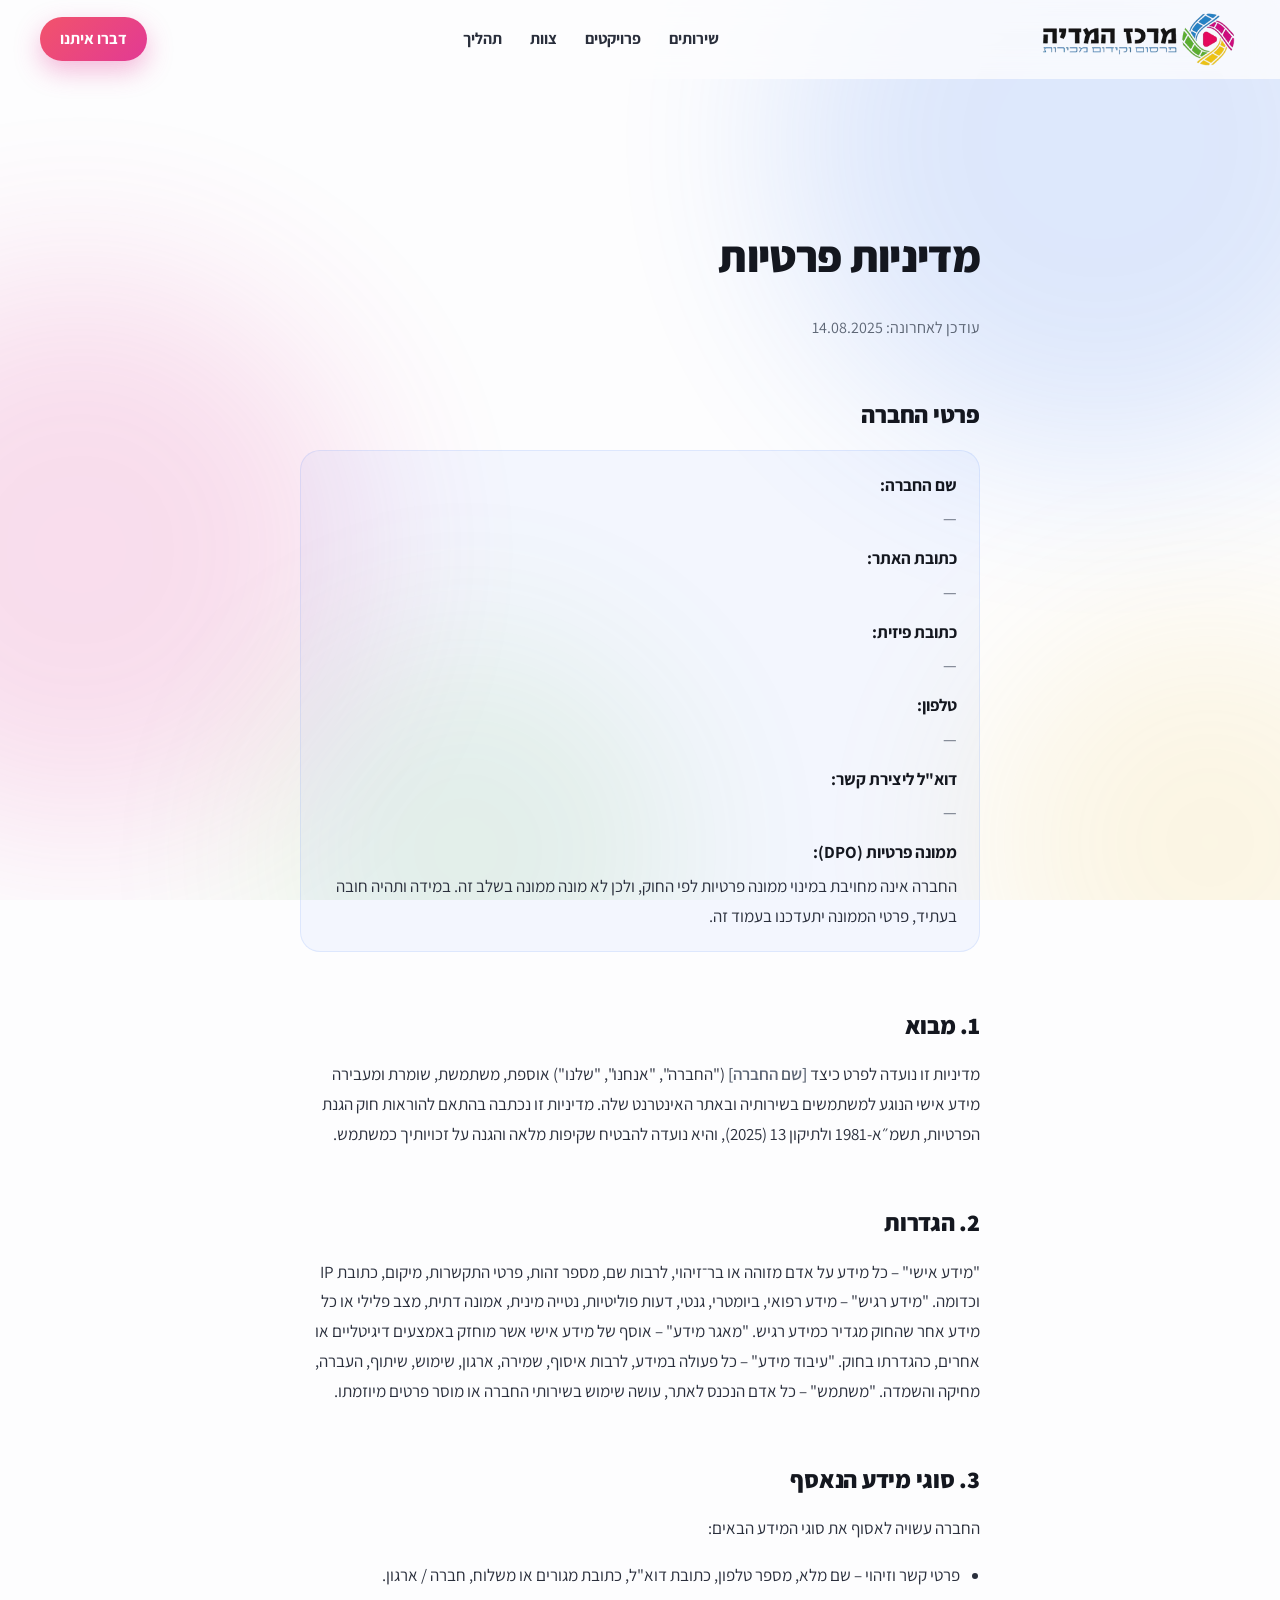
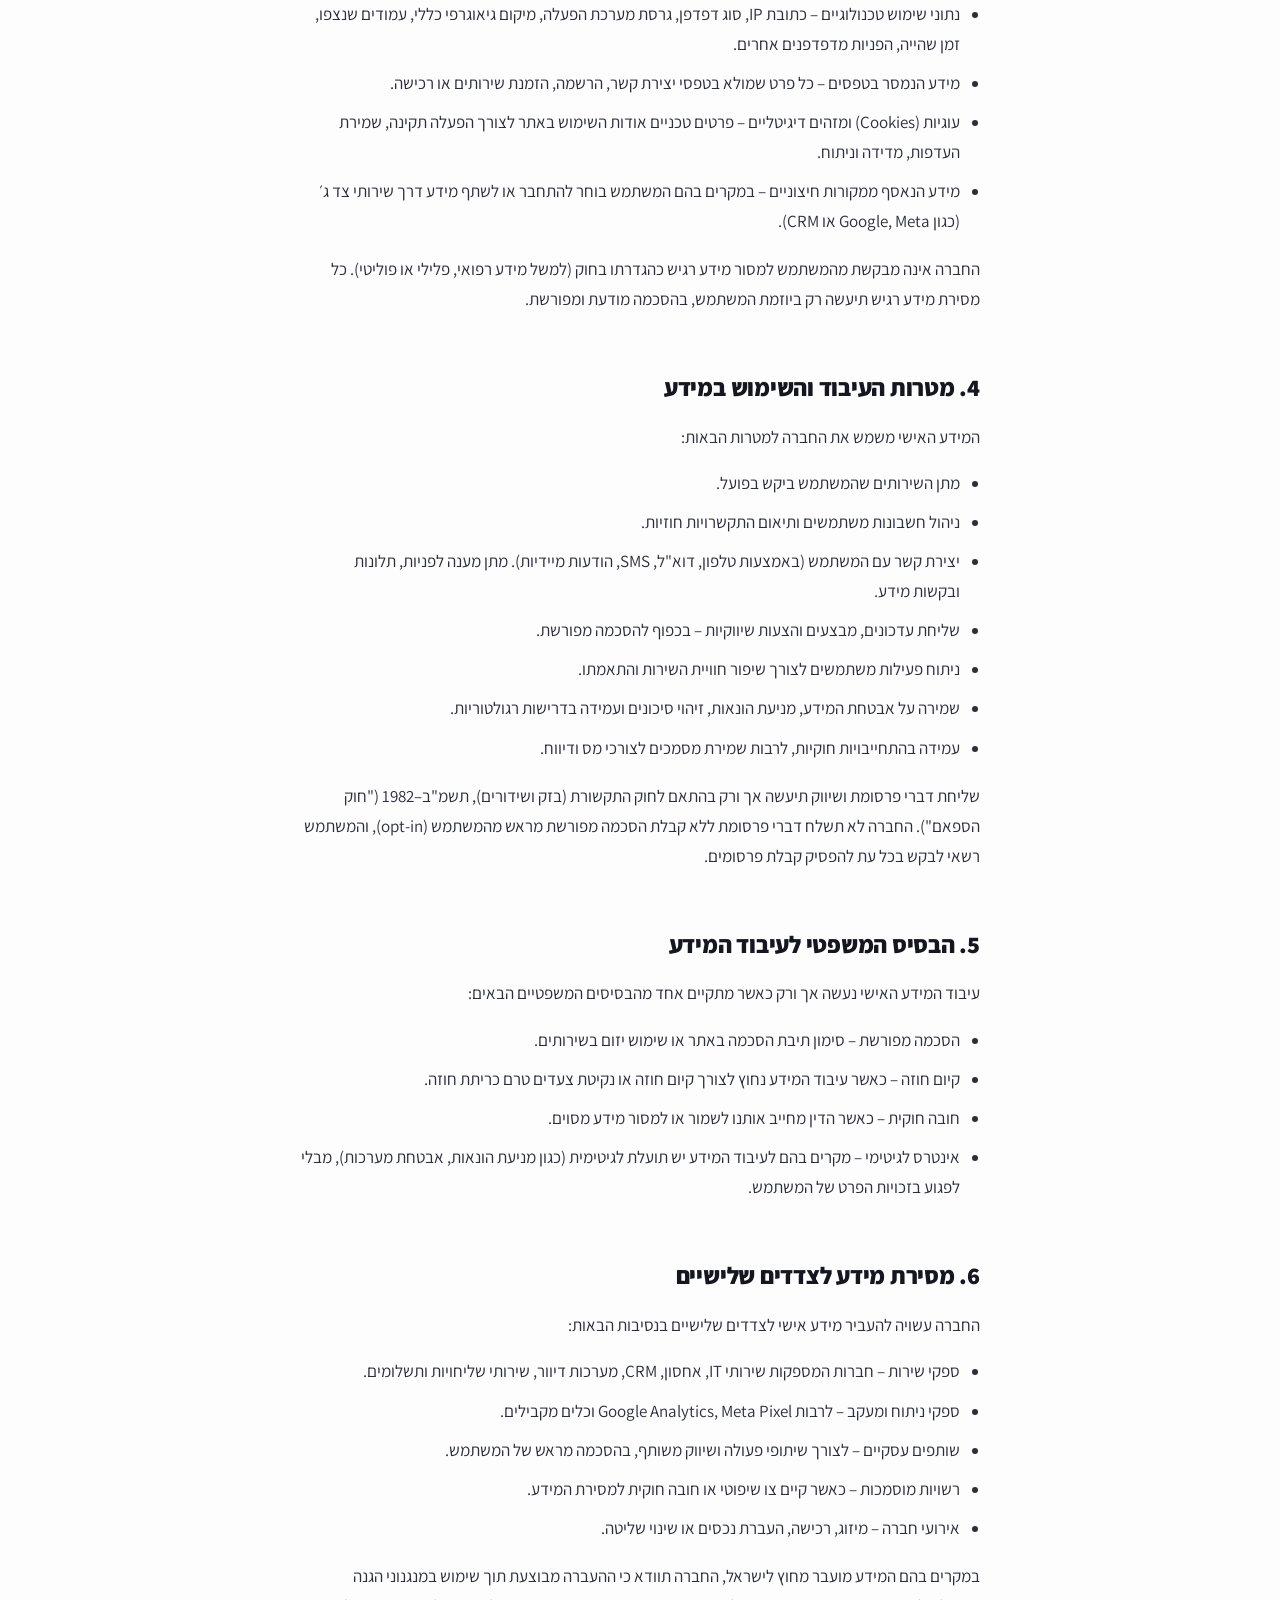
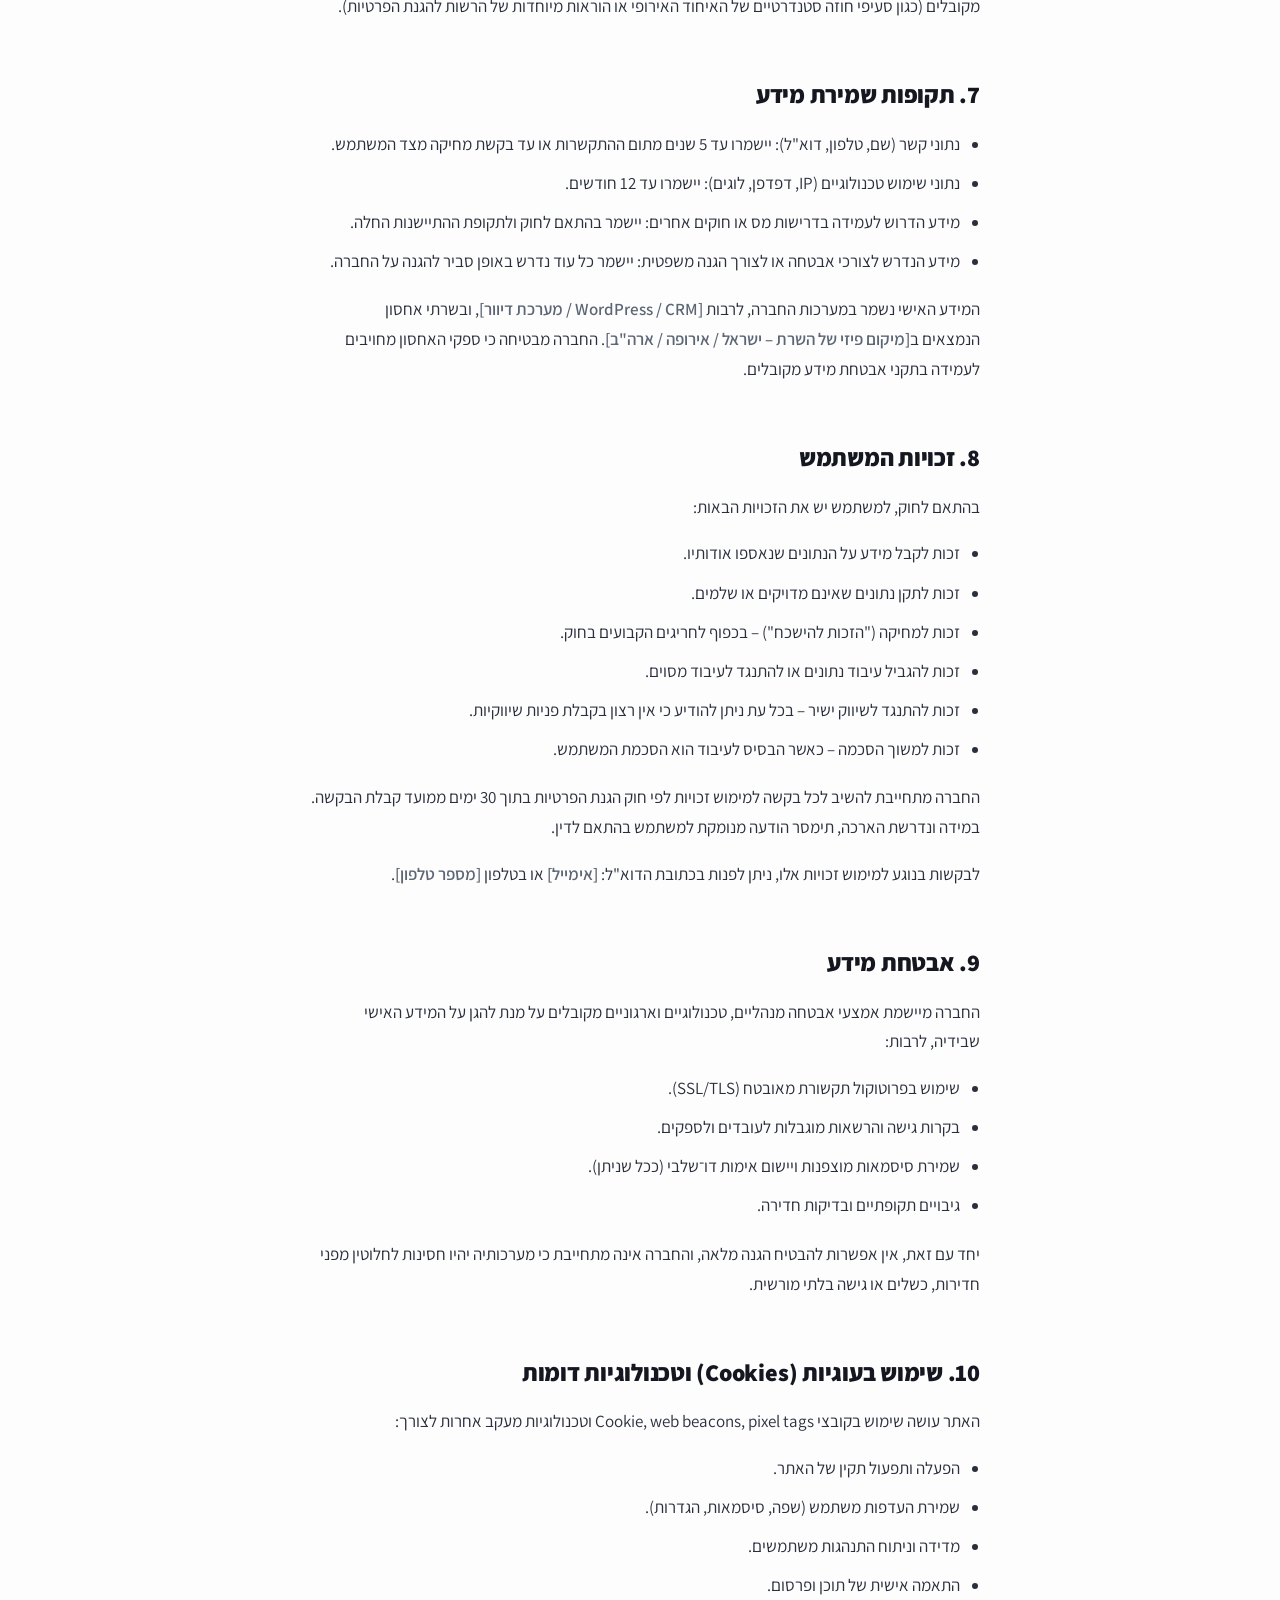
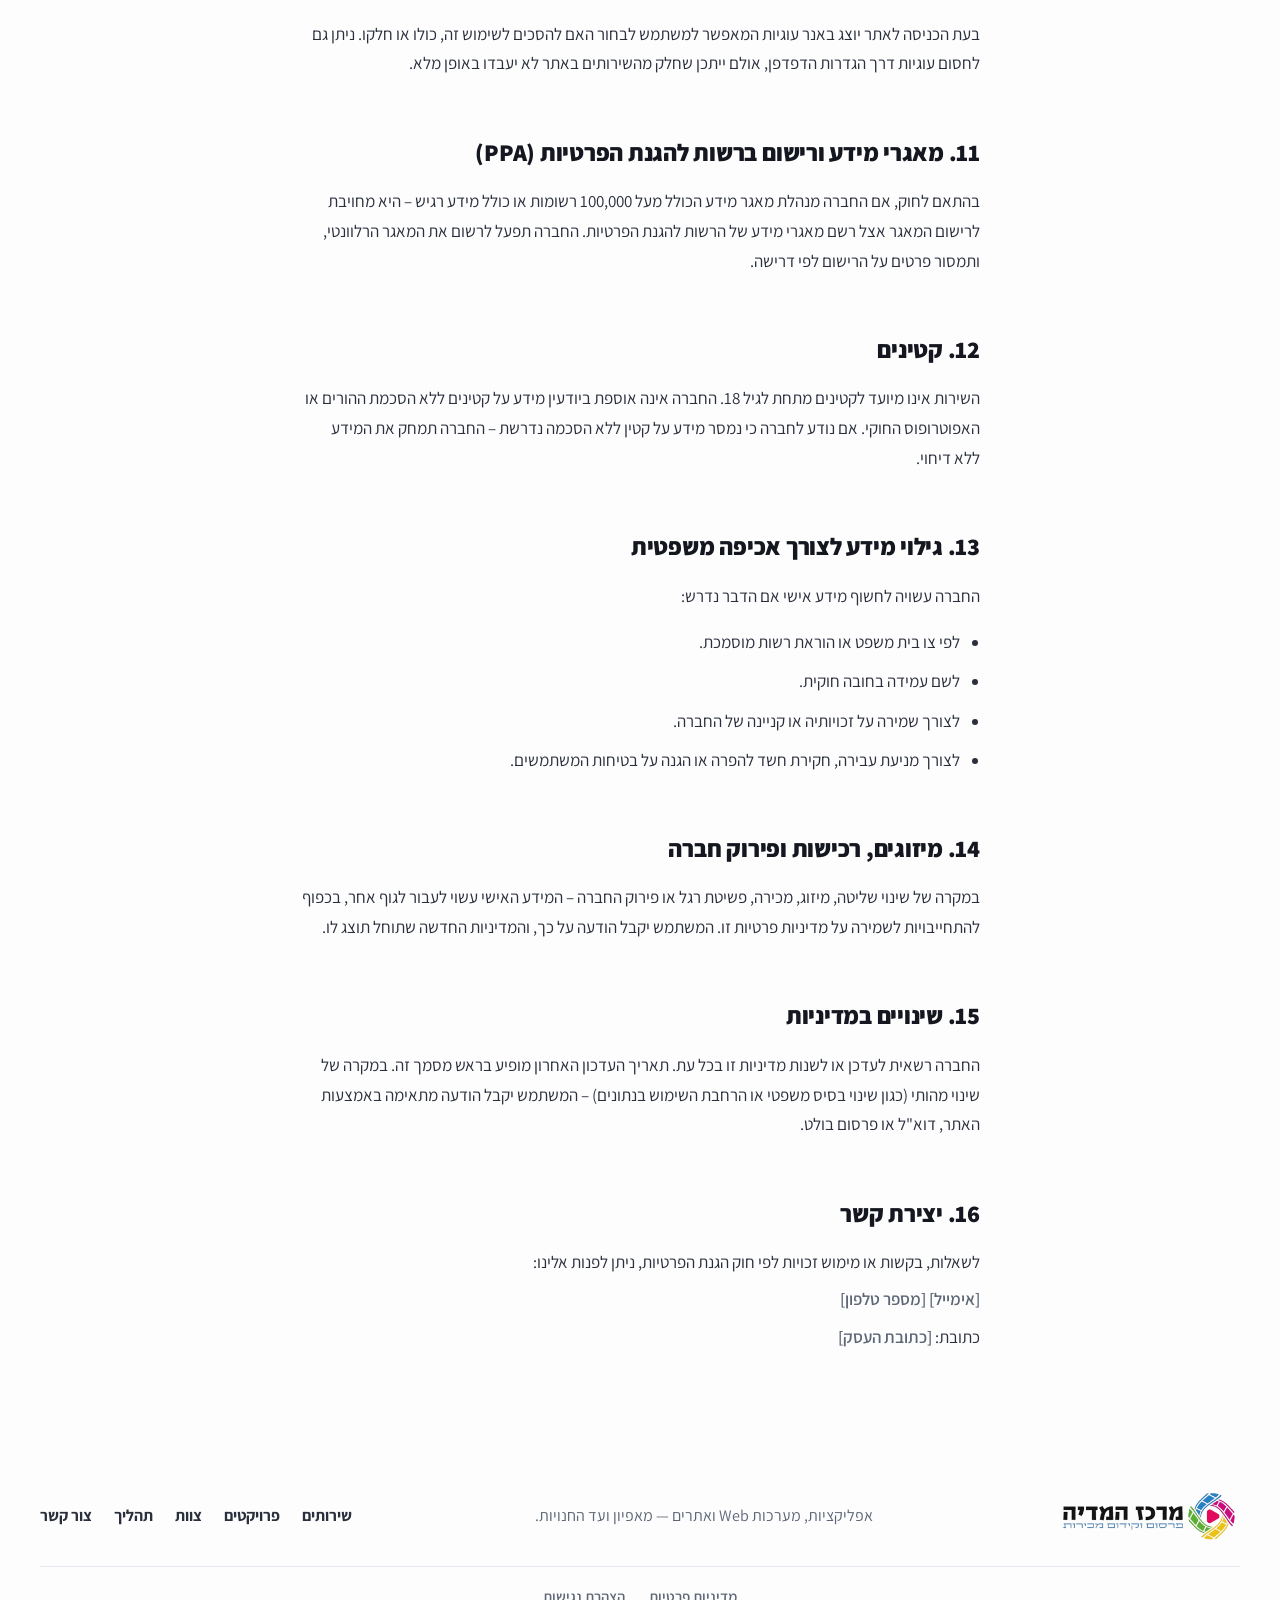
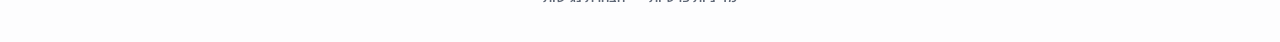
<file: privacy-policy.html>
<!doctype html>
<html lang="he-IL" dir="rtl">
  <head>
    <meta charset="utf-8">
    <meta name="viewport" content="width=device-width, initial-scale=1">
    <title>מדיניות פרטיות | Merkaz Media</title>
    <meta name="description" content="מדיניות הפרטיות של Merkaz Media.">
    <meta name="robots" content="noindex">
    <link rel="icon" type="image/png" href="assets/favicon-merkaz-media.png">
    <link rel="preconnect" href="https://fonts.googleapis.com">
    <link rel="preconnect" href="https://fonts.gstatic.com" crossorigin>
    <link href="https://fonts.googleapis.com/css2?family=Assistant:wght@400;500;600;700;800&display=swap" rel="stylesheet">
    <link rel="stylesheet" href="styles.css">
  </head>
  <body class="page-sub">

    <div class="page-glow" aria-hidden="true">
      <span class="glow glow-blue"></span>
      <span class="glow glow-pink"></span>
      <span class="glow glow-yellow"></span>
      <span class="glow glow-green"></span>
    </div>

    <header class="site-header" data-header>
      <nav class="nav" aria-label="ניווט ראשי">
        <a class="brand" href="index.html" aria-label="Merkaz Media — דף הבית">
          <img src="assets/merkaz-media-black-trans-logo-small-descr.png" alt="Merkaz Media">
        </a>
        <div class="nav-links" data-nav-links>
          <a href="index.html#services">שירותים</a>
          <a href="index.html#work">פרויקטים</a>
          <a href="index.html#team">צוות</a>
          <a href="index.html#process">תהליך</a>
        </div>
        <div class="nav-actions">
          <a class="btn btn-primary btn-nav" href="index.html#contact">דברו איתנו</a>
          <button class="menu-toggle" type="button" aria-label="פתיחת תפריט" aria-expanded="false" data-menu-toggle>
            <span></span><span></span>
          </button>
        </div>
      </nav>
    </header>

    <main class="sub-main">
      <section class="section sub-page legal-page">
        <div class="container sub-page-inner">
          <h1>מדיניות פרטיות</h1>
          <div class="legal-body">
            <p class="legal-updated">עודכן לאחרונה: 14.08.2025</p>

            <h2>פרטי החברה</h2>
            <dl class="legal-meta">
              <dt>שם החברה:</dt>
              <dd></dd>
              <dt>כתובת האתר:</dt>
              <dd></dd>
              <dt>כתובת פיזית:</dt>
              <dd></dd>
              <dt>טלפון:</dt>
              <dd></dd>
              <dt>דוא"ל ליצירת קשר:</dt>
              <dd></dd>
              <dt>ממונה פרטיות (DPO):</dt>
              <dd>החברה אינה מחויבת במינוי ממונה פרטיות לפי החוק, ולכן לא מונה ממונה בשלב זה. במידה ותהיה חובה בעתיד, פרטי הממונה יתעדכנו בעמוד זה.</dd>
            </dl>

            <h2>1. מבוא</h2>
            <p>מדיניות זו נועדה לפרט כיצד <span class="legal-ph">[שם החברה]</span> ("החברה", "אנחנו", "שלנו") אוספת, משתמשת, שומרת ומעבירה מידע אישי הנוגע למשתמשים בשירותיה ובאתר האינטרנט שלה. מדיניות זו נכתבה בהתאם להוראות חוק הגנת הפרטיות, תשמ״א-1981 ולתיקון 13 (2025), והיא נועדה להבטיח שקיפות מלאה והגנה על זכויותיך כמשתמש.</p>

            <h2>2. הגדרות</h2>
            <p>"מידע אישי" – כל מידע על אדם מזוהה או בר־זיהוי, לרבות שם, מספר זהות, פרטי התקשרות, מיקום, כתובת IP וכדומה. "מידע רגיש" – מידע רפואי, ביומטרי, גנטי, דעות פוליטיות, נטייה מינית, אמונה דתית, מצב פלילי או כל מידע אחר שהחוק מגדיר כמידע רגיש. "מאגר מידע" – אוסף של מידע אישי אשר מוחזק באמצעים דיגיטליים או אחרים, כהגדרתו בחוק. "עיבוד מידע" – כל פעולה במידע, לרבות איסוף, שמירה, ארגון, שימוש, שיתוף, העברה, מחיקה והשמדה. "משתמש" – כל אדם הנכנס לאתר, עושה שימוש בשירותי החברה או מוסר פרטים מיוזמתו.</p>

            <h2>3. סוגי מידע הנאסף</h2>
            <p>החברה עשויה לאסוף את סוגי המידע הבאים:</p>
            <ul>
              <li>פרטי קשר וזיהוי – שם מלא, מספר טלפון, כתובת דוא"ל, כתובת מגורים או משלוח, חברה / ארגון.</li>
              <li>נתוני שימוש טכנולוגיים – כתובת IP, סוג דפדפן, גרסת מערכת הפעלה, מיקום גיאוגרפי כללי, עמודים שנצפו, זמן שהייה, הפניות מדפדפנים אחרים.</li>
              <li>מידע הנמסר בטפסים – כל פרט שמולא בטפסי יצירת קשר, הרשמה, הזמנת שירותים או רכישה.</li>
              <li>עוגיות (Cookies) ומזהים דיגיטליים – פרטים טכניים אודות השימוש באתר לצורך הפעלה תקינה, שמירת העדפות, מדידה וניתוח.</li>
              <li>מידע הנאסף ממקורות חיצוניים – במקרים בהם המשתמש בוחר להתחבר או לשתף מידע דרך שירותי צד ג׳ (כגון Google, Meta או CRM).</li>
            </ul>
            <p>החברה אינה מבקשת מהמשתמש למסור מידע רגיש כהגדרתו בחוק (למשל מידע רפואי, פלילי או פוליטי). כל מסירת מידע רגיש תיעשה רק ביוזמת המשתמש, בהסכמה מודעת ומפורשת.</p>

            <h2>4. מטרות העיבוד והשימוש במידע</h2>
            <p>המידע האישי משמש את החברה למטרות הבאות:</p>
            <ul>
              <li>מתן השירותים שהמשתמש ביקש בפועל.</li>
              <li>ניהול חשבונות משתמשים ותיאום התקשרויות חוזיות.</li>
              <li>יצירת קשר עם המשתמש (באמצעות טלפון, דוא"ל, SMS, הודעות מיידיות). מתן מענה לפניות, תלונות ובקשות מידע.</li>
              <li>שליחת עדכונים, מבצעים והצעות שיווקיות – בכפוף להסכמה מפורשת.</li>
              <li>ניתוח פעילות משתמשים לצורך שיפור חוויית השירות והתאמתו.</li>
              <li>שמירה על אבטחת המידע, מניעת הונאות, זיהוי סיכונים ועמידה בדרישות רגולטוריות.</li>
              <li>עמידה בהתחייבויות חוקיות, לרבות שמירת מסמכים לצורכי מס ודיווח.</li>
            </ul>
            <p>שליחת דברי פרסומת ושיווק תיעשה אך ורק בהתאם לחוק התקשורת (בזק ושידורים), תשמ"ב–1982 ("חוק הספאם"). החברה לא תשלח דברי פרסומת ללא קבלת הסכמה מפורשת מראש מהמשתמש (opt-in), והמשתמש רשאי לבקש בכל עת להפסיק קבלת פרסומים.</p>

            <h2>5. הבסיס המשפטי לעיבוד המידע</h2>
            <p>עיבוד המידע האישי נעשה אך ורק כאשר מתקיים אחד מהבסיסים המשפטיים הבאים:</p>
            <ul>
              <li>הסכמה מפורשת – סימון תיבת הסכמה באתר או שימוש יזום בשירותים.</li>
              <li>קיום חוזה – כאשר עיבוד המידע נחוץ לצורך קיום חוזה או נקיטת צעדים טרם כריתת חוזה.</li>
              <li>חובה חוקית – כאשר הדין מחייב אותנו לשמור או למסור מידע מסוים.</li>
              <li>אינטרס לגיטימי – מקרים בהם לעיבוד המידע יש תועלת לגיטימית (כגון מניעת הונאות, אבטחת מערכות), מבלי לפגוע בזכויות הפרט של המשתמש.</li>
            </ul>

            <h2>6. מסירת מידע לצדדים שלישיים</h2>
            <p>החברה עשויה להעביר מידע אישי לצדדים שלישיים בנסיבות הבאות:</p>
            <ul>
              <li>ספקי שירות – חברות המספקות שירותי IT, אחסון, CRM, מערכות דיוור, שירותי שליחויות ותשלומים.</li>
              <li>ספקי ניתוח ומעקב – לרבות Google Analytics, Meta Pixel וכלים מקבילים.</li>
              <li>שותפים עסקיים – לצורך שיתופי פעולה ושיווק משותף, בהסכמה מראש של המשתמש.</li>
              <li>רשויות מוסמכות – כאשר קיים צו שיפוטי או חובה חוקית למסירת המידע.</li>
              <li>אירועי חברה – מיזוג, רכישה, העברת נכסים או שינוי שליטה.</li>
            </ul>
            <p>במקרים בהם המידע מועבר מחוץ לישראל, החברה תוודא כי ההעברה מבוצעת תוך שימוש במנגנוני הגנה מקובלים (כגון סעיפי חוזה סטנדרטיים של האיחוד האירופי או הוראות מיוחדות של הרשות להגנת הפרטיות).</p>

            <h2>7. תקופות שמירת מידע</h2>
            <ul>
              <li>נתוני קשר (שם, טלפון, דוא"ל): יישמרו עד 5 שנים מתום ההתקשרות או עד בקשת מחיקה מצד המשתמש.</li>
              <li>נתוני שימוש טכנולוגיים (IP, דפדפן, לוגים): יישמרו עד 12 חודשים.</li>
              <li>מידע הדרוש לעמידה בדרישות מס או חוקים אחרים: יישמר בהתאם לחוק ולתקופת ההתיישנות החלה.</li>
              <li>מידע הנדרש לצורכי אבטחה או לצורך הגנה משפטית: יישמר כל עוד נדרש באופן סביר להגנה על החברה.</li>
            </ul>
            <p>המידע האישי נשמר במערכות החברה, לרבות <span class="legal-ph">[WordPress / CRM / מערכת דיוור]</span>, ובשרתי אחסון הנמצאים ב<span class="legal-ph">[מיקום פיזי של השרת – ישראל / אירופה / ארה"ב]</span>. החברה מבטיחה כי ספקי האחסון מחויבים לעמידה בתקני אבטחת מידע מקובלים.</p>

            <h2>8. זכויות המשתמש</h2>
            <p>בהתאם לחוק, למשתמש יש את הזכויות הבאות:</p>
            <ul>
              <li>זכות לקבל מידע על הנתונים שנאספו אודותיו.</li>
              <li>זכות לתקן נתונים שאינם מדויקים או שלמים.</li>
              <li>זכות למחיקה ("הזכות להישכח") – בכפוף לחריגים הקבועים בחוק.</li>
              <li>זכות להגביל עיבוד נתונים או להתנגד לעיבוד מסוים.</li>
              <li>זכות להתנגד לשיווק ישיר – בכל עת ניתן להודיע כי אין רצון בקבלת פניות שיווקיות.</li>
              <li>זכות למשוך הסכמה – כאשר הבסיס לעיבוד הוא הסכמת המשתמש.</li>
            </ul>
            <p>החברה מתחייבת להשיב לכל בקשה למימוש זכויות לפי חוק הגנת הפרטיות בתוך 30 ימים ממועד קבלת הבקשה. במידה ונדרשת הארכה, תימסר הודעה מנומקת למשתמש בהתאם לדין.</p>
            <p>לבקשות בנוגע למימוש זכויות אלו, ניתן לפנות בכתובת הדוא"ל: <span class="legal-ph">[אימייל]</span> או בטלפון <span class="legal-ph">[מספר טלפון]</span>.</p>

            <h2>9. אבטחת מידע</h2>
            <p>החברה מיישמת אמצעי אבטחה מנהליים, טכנולוגיים וארגוניים מקובלים על מנת להגן על המידע האישי שבידיה, לרבות:</p>
            <ul>
              <li>שימוש בפרוטוקול תקשורת מאובטח (SSL/TLS).</li>
              <li>בקרות גישה והרשאות מוגבלות לעובדים ולספקים.</li>
              <li>שמירת סיסמאות מוצפנות ויישום אימות דו־שלבי (ככל שניתן).</li>
              <li>גיבויים תקופתיים ובדיקות חדירה.</li>
            </ul>
            <p>יחד עם זאת, אין אפשרות להבטיח הגנה מלאה, והחברה אינה מתחייבת כי מערכותיה יהיו חסינות לחלוטין מפני חדירות, כשלים או גישה בלתי מורשית.</p>

            <h2>10. שימוש בעוגיות (Cookies) וטכנולוגיות דומות</h2>
            <p>האתר עושה שימוש בקובצי Cookie, web beacons, pixel tags וטכנולוגיות מעקב אחרות לצורך:</p>
            <ul>
              <li>הפעלה ותפעול תקין של האתר.</li>
              <li>שמירת העדפות משתמש (שפה, סיסמאות, הגדרות).</li>
              <li>מדידה וניתוח התנהגות משתמשים.</li>
              <li>התאמה אישית של תוכן ופרסום.</li>
            </ul>
            <p>בעת הכניסה לאתר יוצג באנר עוגיות המאפשר למשתמש לבחור האם להסכים לשימוש זה, כולו או חלקו. ניתן גם לחסום עוגיות דרך הגדרות הדפדפן, אולם ייתכן שחלק מהשירותים באתר לא יעבדו באופן מלא.</p>

            <h2>11. מאגרי מידע ורישום ברשות להגנת הפרטיות (PPA)</h2>
            <p>בהתאם לחוק, אם החברה מנהלת מאגר מידע הכולל מעל 100,000 רשומות או כולל מידע רגיש – היא מחויבת לרישום המאגר אצל רשם מאגרי מידע של הרשות להגנת הפרטיות. החברה תפעל לרשום את המאגר הרלוונטי, ותמסור פרטים על הרישום לפי דרישה.</p>

            <h2>12. קטינים</h2>
            <p>השירות אינו מיועד לקטינים מתחת לגיל 18. החברה אינה אוספת ביודעין מידע על קטינים ללא הסכמת ההורים או האפוטרופוס החוקי. אם נודע לחברה כי נמסר מידע על קטין ללא הסכמה נדרשת – החברה תמחק את המידע ללא דיחוי.</p>

            <h2>13. גילוי מידע לצורך אכיפה משפטית</h2>
            <p>החברה עשויה לחשוף מידע אישי אם הדבר נדרש:</p>
            <ul>
              <li>לפי צו בית משפט או הוראת רשות מוסמכת.</li>
              <li>לשם עמידה בחובה חוקית.</li>
              <li>לצורך שמירה על זכויותיה או קניינה של החברה.</li>
              <li>לצורך מניעת עבירה, חקירת חשד להפרה או הגנה על בטיחות המשתמשים.</li>
            </ul>

            <h2>14. מיזוגים, רכישות ופירוק חברה</h2>
            <p>במקרה של שינוי שליטה, מיזוג, מכירה, פשיטת רגל או פירוק החברה – המידע האישי עשוי לעבור לגוף אחר, בכפוף להתחייבויות לשמירה על מדיניות פרטיות זו. המשתמש יקבל הודעה על כך, והמדיניות החדשה שתוחל תוצג לו.</p>

            <h2>15. שינויים במדיניות</h2>
            <p>החברה רשאית לעדכן או לשנות מדיניות זו בכל עת. תאריך העדכון האחרון מופיע בראש מסמך זה. במקרה של שינוי מהותי (כגון שינוי בסיס משפטי או הרחבת השימוש בנתונים) – המשתמש יקבל הודעה מתאימה באמצעות האתר, דוא"ל או פרסום בולט.</p>

            <h2>16. יצירת קשר</h2>
            <div class="legal-contact">
              <p>לשאלות, בקשות או מימוש זכויות לפי חוק הגנת הפרטיות, ניתן לפנות אלינו:</p>
              <p><span class="legal-ph">[אימייל]</span> <span class="legal-ph">[מספר טלפון]</span></p>
              <p>כתובת: <span class="legal-ph">[כתובת העסק]</span></p>
            </div>
          </div>
        </div>
      </section>
    </main>

    <footer class="site-footer">
      <div class="container footer-inner">
        <a class="brand" href="index.html"><img src="assets/merkaz-media-black-trans-logo-small-descr.png" alt="Merkaz Media" loading="lazy" decoding="async"></a>
        <span>אפליקציות, מערכות Web ואתרים — מאפיון ועד החנויות.</span>
        <nav class="footer-nav" aria-label="ניווט תחתון">
          <a href="index.html#services">שירותים</a>
          <a href="index.html#work">פרויקטים</a>
          <a href="index.html#team">צוות</a>
          <a href="index.html#process">תהליך</a>
          <a href="index.html#contact">צור קשר</a>
        </nav>
        <nav class="footer-legal" aria-label="מסמכים משפטיים">
          <a href="privacy-policy.html" aria-current="page">מדיניות פרטיות</a>
          <a href="accessibility.html">הצהרת נגישות</a>
        </nav>
      </div>
    </footer>

    <script src="script.js"></script>
  </body>
</html>
</file>
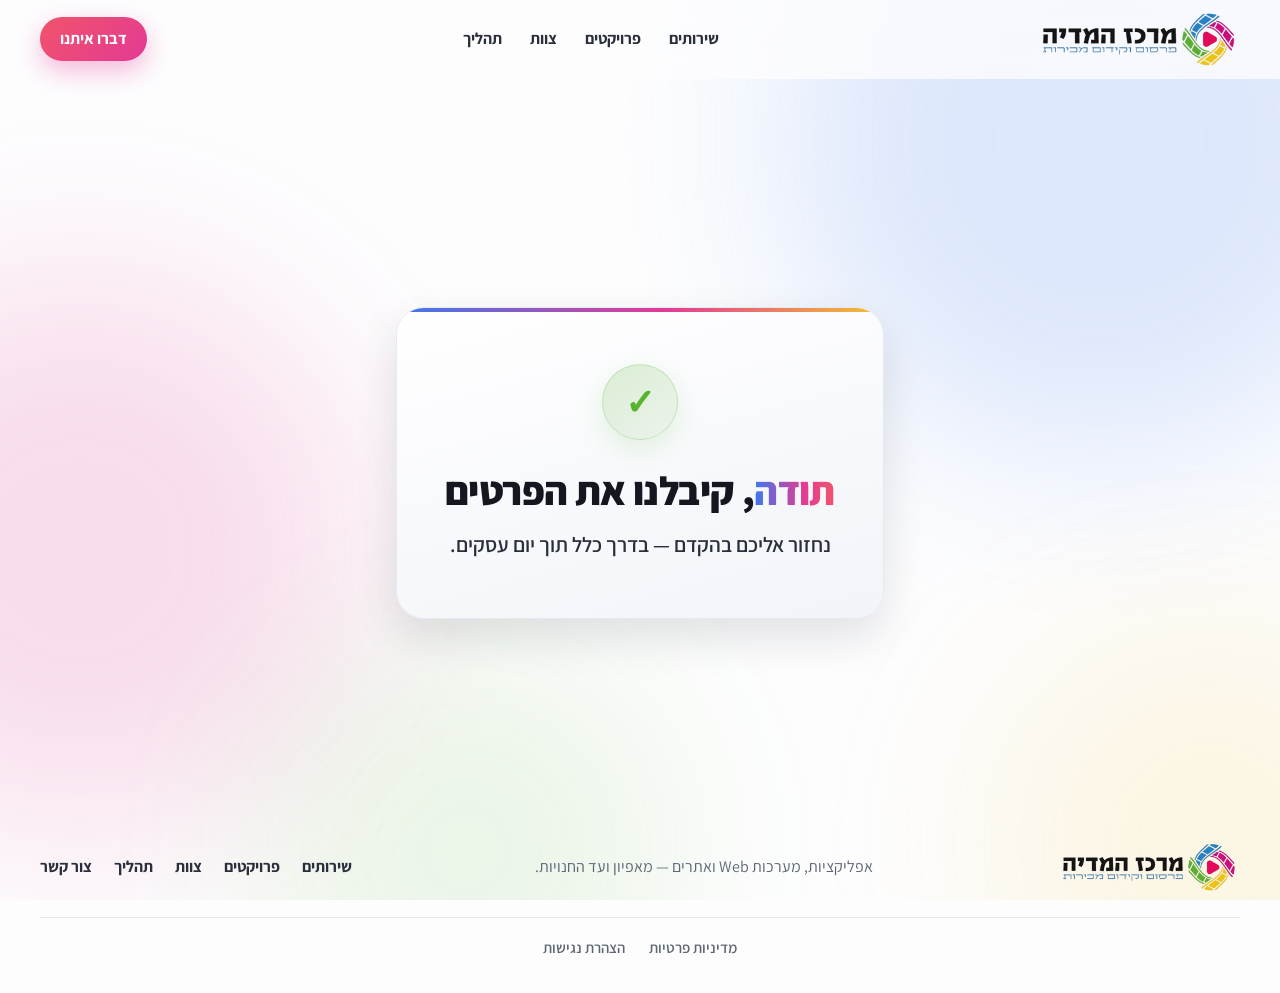
<file: thanks.html>
<!doctype html>
<html lang="he-IL" dir="rtl">
  <head>
    <meta charset="utf-8">
    <meta name="viewport" content="width=device-width, initial-scale=1">
    <title>תודה | Merkaz Media</title>
    <meta name="description" content="קיבלנו את הפרטים ונחזור אליכם בהקדם.">
    <meta name="robots" content="noindex">
    <link rel="icon" type="image/png" href="assets/favicon-merkaz-media.png">
    <link rel="preconnect" href="https://fonts.googleapis.com">
    <link rel="preconnect" href="https://fonts.gstatic.com" crossorigin>
    <link href="https://fonts.googleapis.com/css2?family=Assistant:wght@400;500;600;700;800&display=swap" rel="stylesheet">
    <link rel="stylesheet" href="styles.css">
  </head>
  <body class="page-sub">

    <div class="page-glow" aria-hidden="true">
      <span class="glow glow-blue"></span>
      <span class="glow glow-pink"></span>
      <span class="glow glow-yellow"></span>
      <span class="glow glow-green"></span>
    </div>

    <header class="site-header" data-header>
      <nav class="nav" aria-label="ניווט ראשי">
        <a class="brand" href="index.html" aria-label="Merkaz Media — דף הבית">
          <img src="assets/merkaz-media-black-trans-logo-small-descr.png" alt="Merkaz Media">
        </a>
        <div class="nav-links" data-nav-links>
          <a href="index.html#services">שירותים</a>
          <a href="index.html#work">פרויקטים</a>
          <a href="index.html#team">צוות</a>
          <a href="index.html#process">תהליך</a>
        </div>
        <div class="nav-actions">
          <a class="btn btn-primary btn-nav" href="index.html#contact">דברו איתנו</a>
          <button class="menu-toggle" type="button" aria-label="פתיחת תפריט" aria-expanded="false" data-menu-toggle>
            <span></span><span></span>
          </button>
        </div>
      </nav>
    </header>

    <main class="sub-main">
      <section class="section sub-page thanks-page">
        <div class="container">
          <div class="thanks-card">
            <div class="thanks-icon" aria-hidden="true">✓</div>
            <h1><span class="hl">תודה</span>, קיבלנו את הפרטים</h1>
            <p class="thanks-lead">נחזור אליכם בהקדם — בדרך כלל תוך יום עסקים.</p>
          </div>
        </div>
      </section>
    </main>

    <footer class="site-footer">
      <div class="container footer-inner">
        <a class="brand" href="index.html"><img src="assets/merkaz-media-black-trans-logo-small-descr.png" alt="Merkaz Media" loading="lazy" decoding="async"></a>
        <span>אפליקציות, מערכות Web ואתרים — מאפיון ועד החנויות.</span>
        <nav class="footer-nav" aria-label="ניווט תחתון">
          <a href="index.html#services">שירותים</a>
          <a href="index.html#work">פרויקטים</a>
          <a href="index.html#team">צוות</a>
          <a href="index.html#process">תהליך</a>
          <a href="index.html#contact">צור קשר</a>
        </nav>
        <nav class="footer-legal" aria-label="מסמכים משפטיים">
          <a href="privacy-policy.html">מדיניות פרטיות</a>
          <a href="accessibility.html">הצהרת נגישות</a>
        </nav>
      </div>
    </footer>

    <script src="script.js"></script>
  </body>
</html>
</file>
<file: WebsiteClaude02/styles.css>
/* ============================================================
   Merkaz Media — WebsiteClaude01
   Palette taken from the logo: blue / magenta / green / yellow
   with the coral "play" as the primary CTA color.
   Layout concept: "smeared grid" — sections bleed into each
   other, elements overlap boundaries, soft color fields drift
   behind the whole page.
   ============================================================ */

:root {
  --ink: #14171f;
  --ink-soft: #2a2f3c;
  --muted: #5d6675;
  --line: #e6e9f0;
  --bg: #fdfdfe;
  --white: #ffffff;

  --blue: #3b7af0;
  --pink: #e23a94;
  --coral: #f2536b;
  --green: #58b32e;
  --yellow: #f2c230;

  --grad-cta: linear-gradient(135deg, var(--coral), var(--pink));
  --grad-brand: linear-gradient(120deg, var(--blue), var(--pink) 55%, var(--yellow));

  --shadow-sm: 0 6px 18px rgba(20, 23, 31, 0.08);
  --shadow-md: 0 18px 44px rgba(20, 23, 31, 0.12);
  --shadow-lg: 0 34px 80px rgba(20, 23, 31, 0.18);

  --radius: 20px;
  --radius-lg: 28px;
  --container: 1400px;
  --pad: clamp(20px, 4vw, 40px);
  --font: "Assistant", "Segoe UI", Arial, sans-serif;
  --font-display: "Assistant", "Segoe UI", Arial, sans-serif;
}

* { box-sizing: border-box; }

html { scroll-behavior: smooth; overflow-x: clip; }

body {
  margin: 0;
  font-family: var(--font);
  font-size: 18px;
  line-height: 1.55;
  color: var(--ink);
  background: var(--bg);
  text-align: right;
  overflow-x: hidden;
}

img { max-width: 100%; display: block; }

a { color: inherit; text-decoration: none; }

button, input, select, textarea { font: inherit; color: inherit; }

h1, h2, h3 { margin: 0 0 0.4em; line-height: 1.15; }

h1 {
  font-family: var(--font-display);
  font-weight: 800;
  font-size: clamp(34px, 4.6vw, 54px);
  letter-spacing: -0.01em;
}

h2 {
  font-family: var(--font-display);
  font-weight: 800;
  font-size: clamp(26px, 3.4vw, 40px);
}

h3 { font-size: 20px; font-weight: 700; }

p { margin: 0 0 1em; }

.container {
  max-width: var(--container);
  margin: 0 auto;
  padding-inline: var(--pad);
}

.section { position: relative; padding: clamp(56px, 8vw, 110px) 0; }

.section-head { max-width: 720px; margin-bottom: clamp(28px, 4vw, 48px); }

.section-head .lead, .lead {
  font-size: clamp(18px, 1.6vw, 21px);
  color: var(--muted);
}

.eyebrow {
  display: inline-flex;
  align-items: center;
  gap: 8px;
  margin: 0 0 14px;
  padding: 6px 14px;
  border-radius: 999px;
  background: rgba(59, 122, 240, 0.08);
  border: 1px solid rgba(59, 122, 240, 0.18);
  color: var(--blue);
  font-size: 16px;
  font-weight: 700;
}

.eyebrow-light {
  background: rgba(255, 255, 255, 0.1);
  border-color: rgba(255, 255, 255, 0.22);
  color: #fff;
}

/* ---------- page-wide soft color fields (the "smear") ---------- */

.page-glow {
  position: fixed;
  inset: 0;
  z-index: -1;
  pointer-events: none;
  overflow: hidden;
}

.glow {
  position: absolute;
  border-radius: 50%;
  filter: blur(90px);
  opacity: 0.16;
}

.glow-blue   { width: 640px; height: 640px; background: var(--blue);   top: -180px; right: -140px; }
.glow-pink   { width: 560px; height: 560px; background: var(--pink);   top: 30vh;   left: -200px;  }
.glow-yellow { width: 460px; height: 460px; background: var(--yellow); top: 68vh;   right: -160px; opacity: 0.12; }
.glow-green  { width: 420px; height: 420px; background: var(--green);  bottom: -160px; left: 20vw; opacity: 0.1; }

/* ---------- buttons ---------- */

.btn {
  display: inline-flex;
  align-items: center;
  justify-content: center;
  gap: 8px;
  padding: 12px 24px;
  border: 0;
  border-radius: 999px;
  font-weight: 700;
  font-size: 16px;
  cursor: pointer;
  transition: transform 0.2s ease, box-shadow 0.2s ease, background 0.2s ease;
  white-space: nowrap;
}

.btn:hover { transform: translateY(-2px); }
.btn:active { transform: translateY(0); }

.btn-primary {
  background: var(--grad-cta);
  color: #fff;
  box-shadow: 0 10px 26px rgba(226, 58, 148, 0.35);
}

.btn-primary:hover { box-shadow: 0 16px 34px rgba(226, 58, 148, 0.45); }

.btn-dark { background: var(--ink); color: #fff; box-shadow: var(--shadow-sm); }
.btn-dark:hover { background: #232836; }

.btn-light { background: #fff; color: var(--ink); box-shadow: var(--shadow-sm); }

.btn-ghost {
  background: rgba(255, 255, 255, 0.7);
  color: var(--ink);
  border: 1.5px solid var(--line);
}

.btn-ghost:hover { border-color: var(--ink); }

.btn-lg { padding: 15px 30px; font-size: 17px; }
.btn-nav { padding: 10px 20px; font-size: 16px; }

.text-link {
  display: inline-block;
  margin-top: auto;
  font-weight: 700;
  color: var(--blue);
}

.text-link:hover { color: var(--pink); }

/* ---------- header ---------- */

.site-header {
  position: sticky;
  top: 0;
  z-index: 50;
  background: rgba(253, 253, 254, 0.8);
  backdrop-filter: blur(14px);
  -webkit-backdrop-filter: blur(14px);
  border-bottom: 1px solid transparent;
  transition: border-color 0.25s ease, box-shadow 0.25s ease;
}

.site-header.scrolled {
  border-bottom-color: var(--line);
  box-shadow: 0 8px 30px rgba(20, 23, 31, 0.06);
}

.nav {
  max-width: var(--container);
  margin: 0 auto;
  padding: 0 var(--pad);
  min-height: 76px;
  display: flex;
  align-items: center;
  justify-content: space-between;
  gap: 24px;
}

.brand {
  display: inline-flex;
  align-items: center;
  padding: 8px 16px;
  border-radius: 14px;
  background: var(--ink);
}

.brand img { width: 128px; height: auto; }

.nav-links {
  display: flex;
  gap: 28px;
  font-weight: 700;
  font-size: 16px;
  color: var(--ink-soft);
}

.nav-links a { position: relative; padding: 6px 0; }

.nav-links a::after {
  content: "";
  position: absolute;
  bottom: 0;
  right: 0;
  width: 0;
  height: 3px;
  border-radius: 3px;
  background: var(--grad-cta);
  transition: width 0.25s ease;
}

.nav-links a:hover::after { width: 100%; }

.nav-actions { display: flex; align-items: center; gap: 12px; }

.menu-toggle {
  display: none;
  flex-direction: column;
  justify-content: center;
  gap: 6px;
  width: 44px;
  height: 44px;
  padding: 10px;
  border: 1.5px solid var(--line);
  border-radius: 12px;
  background: #fff;
  cursor: pointer;
}

.menu-toggle span {
  display: block;
  height: 2.5px;
  border-radius: 2px;
  background: var(--ink);
  transition: transform 0.25s ease, opacity 0.25s ease;
}

/* ---------- hero ---------- */

.hero { position: relative; padding-top: clamp(40px, 6vw, 80px); }

.hero-grid {
  display: grid;
  grid-template-columns: 1.05fr 0.95fr;
  align-items: center;
  gap: clamp(24px, 4vw, 60px);
}

.hero-copy h1 .hl {
  background: linear-gradient(90deg, var(--blue), var(--pink) 60%, var(--coral));
  -webkit-background-clip: text;
  background-clip: text;
  color: transparent;
}

.hero-copy .lead { max-width: 540px; }

.hero-support {
  color: var(--muted);
  font-size: 16px;
  border-right: 3px solid var(--yellow);
  padding-right: 14px;
  max-width: 480px;
}

.hero-actions {
  display: flex;
  flex-wrap: wrap;
  gap: 14px;
  margin: 26px 0 22px;
}

.proof-line {
  list-style: none;
  display: flex;
  flex-wrap: wrap;
  gap: 8px 22px;
  margin: 0;
  padding: 0;
  color: var(--muted);
  font-size: 16px;
  font-weight: 600;
}

.proof-line li { display: flex; align-items: center; gap: 8px; }

.proof-line li::before {
  content: "";
  width: 8px;
  height: 8px;
  border-radius: 50%;
  background: var(--green);
  flex: 0 0 auto;
}

.proof-line li:nth-child(2)::before { background: var(--blue); }
.proof-line li:nth-child(3)::before { background: var(--yellow); }

/* hero collage — overlapping real screenshots */

.hero-collage {
  position: relative;
  min-height: 560px;
  z-index: 1;
}

.shot {
  position: absolute;
  margin: 0;
  border-radius: 26px;
  overflow: hidden;
  box-shadow: var(--shadow-lg);
  border: 3px solid var(--ink);
  background: var(--ink);
}

/* VaadBot screenshots already sit inside a device mockup — no added frame,
   and the full mockup must stay visible (don't crop the bottom) */
.no-frame {
  border: 0 !important;
  background: transparent !important;
  box-shadow: none !important;
  overflow: visible !important;
  aspect-ratio: auto !important;
  height: auto !important;
}

.no-frame img,
img.no-frame {
  object-fit: contain !important;
  height: auto !important;
  aspect-ratio: auto !important;
}

.no-frame img { width: 100% !important; }

.shot img { width: 100%; height: 100%; object-fit: cover; object-position: top; }

.shot-main {
  width: min(260px, 46%);
  aspect-ratio: 9 / 18;
  top: 20px;
  right: 16%;
  transform: rotate(-4deg);
  z-index: 3;
}

.shot-side {
  width: min(220px, 40%);
  aspect-ratio: 9 / 17.5;
  top: 120px;
  left: 2%;
  transform: rotate(5deg);
  z-index: 2;
}

.shot-back {
  width: min(200px, 36%);
  aspect-ratio: 9 / 17;
  top: -20px;
  left: 24%;
  transform: rotate(-10deg);
  z-index: 1;
  opacity: 0.9;
}

.float-chip {
  position: absolute;
  display: inline-flex;
  align-items: center;
  gap: 8px;
  padding: 10px 18px;
  border-radius: 999px;
  background: rgba(255, 255, 255, 0.9);
  backdrop-filter: blur(8px);
  box-shadow: var(--shadow-md);
  font-size: 16px;
  font-weight: 700;
  white-space: nowrap;
  z-index: 4;
}

.float-chip .dot {
  width: 9px;
  height: 9px;
  border-radius: 50%;
  background: var(--green);
  box-shadow: 0 0 0 4px rgba(88, 179, 46, 0.18);
}

.dot-green { background: var(--green); }
.dot-yellow { background: var(--yellow); box-shadow: 0 0 0 4px rgba(242, 194, 48, 0.2); }

.chip-store { bottom: 60px; right: 6%; }

/* logo badges pinned to their phone (same data-float as the phone, so they
   drift together) — each badge marks which app the screenshot belongs to */
.chip-logo { padding: 8px 14px; background: var(--ink); }
.chip-logo img { height: 30px; width: auto; border-radius: 6px; }

.chip-logo-vaadbot { top: 92px; left: 0; }

/* M1 logo is a square, self-contained mark — show it as a compact tile */
.chip-logo-m1 { top: 6px; right: 15%; padding: 3px; border-radius: 13px; }
.chip-logo-m1 img { height: 60px; width: 60px; object-fit: cover; border-radius: 10px; }

/* gentle float animations */

@keyframes floatY {
  0%, 100% { translate: 0 0; }
  50% { translate: 0 -12px; }
}

[data-float="1"] { animation: floatY 7s ease-in-out infinite; }
[data-float="2"] { animation: floatY 9s ease-in-out 0.8s infinite; }
[data-float="3"] { animation: floatY 11s ease-in-out 1.6s infinite; }

/* ---------- logo strip (bleeds across the hero boundary) ---------- */

.logo-strip {
  position: relative;
  z-index: 5;
  margin-top: clamp(36px, 5vw, 64px);
  margin-bottom: -46px;
  transform: rotate(-1.3deg);
}

.logo-strip-inner {
  width: 104%;
  margin-left: -4%;
  overflow: hidden;
  background: #fff;
  border-block: 1px solid var(--line);
  box-shadow: var(--shadow-md);
  padding: 20px 0 24px;
}

.logo-strip-title {
  margin: 0 0 14px;
  text-align: center;
  font-size: 16px;
  font-weight: 700;
  letter-spacing: 0.04em;
  color: var(--muted);
}

/* Infinite logo marquee. JS clones the logos until each group is wider than the
   strip, then the two identical groups each scroll left by exactly their own
   width (-100%): as one leaves, its twin is already in its place, so it repeats
   forever. Spacing is a fixed ~12px leading margin on every pill, so the seam
   between the two groups matches the inner spacing and there is no jump. */
.logo-track {
  direction: ltr;
  display: flex;
  width: max-content;
}

.logo-group {
  flex: 0 0 auto;
  display: flex;
  align-items: center;
  animation: logo-scroll 34s linear infinite;
}

.logo-track:hover .logo-group { animation-play-state: paused; }

.logo-pill {
  display: inline-flex;
  align-items: center;
  justify-content: center;
  flex: 0 0 auto;
  height: 56px;
  margin-inline-start: 12px; /* fixed ~12px gap between logos */
  padding: 10px 22px;
  border-radius: 16px;
  background: #f6f7fa;
}

.logo-pill img { max-height: 34px; width: auto; }

.pill-dark { background: var(--ink); }
.pill-photo { padding: 0; overflow: hidden; }
.pill-photo img { max-height: 56px; border-radius: 16px; }

@keyframes logo-scroll {
  from { transform: translateX(0); }
  to { transform: translateX(-100%); }
}

/* ---------- pains ---------- */

.pains { padding-top: clamp(90px, 11vw, 150px); }

.pain-grid {
  display: grid;
  grid-template-columns: repeat(4, 1fr);
  gap: 20px;
}

.pain-card {
  background: #fff;
  border: 1px solid var(--line);
  border-radius: var(--radius);
  padding: 26px 24px;
  box-shadow: var(--shadow-sm);
  transition: transform 0.25s ease, box-shadow 0.25s ease;
}

.pain-card:hover { transform: translateY(-6px); box-shadow: var(--shadow-md); }

/* stagger — part of the smeared grid feel */
.pain-card:nth-child(2) { transform: translateY(22px); }
.pain-card:nth-child(2):hover { transform: translateY(16px); }
.pain-card:nth-child(4) { transform: translateY(22px); }
.pain-card:nth-child(4):hover { transform: translateY(16px); }

.pain-card h3 { font-size: 20px; margin-top: 14px; }
.pain-card p { color: var(--muted); font-size: 16px; margin: 0; }

.pain-icon {
  display: inline-grid;
  place-items: center;
  width: 48px;
  height: 48px;
  border-radius: 14px;
  font-size: 22px;
}

.pi-blue { background: rgba(59, 122, 240, 0.12); }
.pi-pink { background: rgba(226, 58, 148, 0.12); }
.pi-yellow { background: rgba(242, 194, 48, 0.16); }
.pi-green { background: rgba(88, 179, 46, 0.12); }

.section-cta { margin-top: clamp(40px, 5vw, 56px); text-align: center; }

/* ---------- services bento ---------- */

.services { padding-top: 0; }

.service-bento {
  display: grid;
  grid-template-columns: repeat(6, 1fr);
  gap: 20px;
}

.service-card {
  position: relative;
  display: flex;
  flex-direction: column;
  background: #fff;
  border: 1px solid var(--line);
  border-radius: var(--radius-lg);
  padding: 30px 28px;
  box-shadow: var(--shadow-sm);
  grid-column: span 2;
  transition: transform 0.25s ease, box-shadow 0.25s ease;
  overflow: hidden;
}

.service-card:hover { transform: translateY(-6px); box-shadow: var(--shadow-md); }

.service-card p { color: var(--muted); font-size: 16px; }

.service-num {
  font-family: var(--font-display);
  font-weight: 800;
  font-size: 16px;
  color: var(--pink);
  letter-spacing: 0.08em;
}

.service-main {
  grid-column: span 6;
  flex-direction: row;
  align-items: center;
  gap: clamp(20px, 3vw, 48px);
  background:
    radial-gradient(600px 300px at 110% 120%, rgba(226, 58, 148, 0.07), transparent 70%),
    radial-gradient(500px 300px at -10% -20%, rgba(59, 122, 240, 0.07), transparent 70%),
    #fff;
  overflow: visible;
}

.service-copy { flex: 1.1; min-width: 0; }

.service-main h3 { font-size: clamp(24px, 2.4vw, 32px); }

.service-list {
  list-style: none;
  margin: 0 0 18px;
  padding: 0;
  display: grid;
  gap: 9px;
  font-size: 16px;
  font-weight: 600;
  color: var(--ink-soft);
}

.service-list li { display: flex; align-items: baseline; gap: 10px; }

.service-list li::before {
  content: "✓";
  color: var(--green);
  font-weight: 800;
  flex: 0 0 auto;
}

.service-shots {
  position: relative;
  flex: 0.9;
  min-height: 360px;
}

.service-shots img {
  position: absolute;
  border-radius: 22px;
  border: 3px solid var(--ink);
  box-shadow: var(--shadow-lg);
  width: min(220px, 52%);
  aspect-ratio: 9 / 17.5;
  object-fit: cover;
  object-position: top;
}

/* screenshots deliberately lean out of the card — smeared grid */
.ss-a { top: -50px; right: 18%; transform: rotate(3deg); z-index: 2; }
.ss-b { top: -120px; left: 4%; transform: rotate(-5deg); }

.service-img {
  border-radius: 14px;
  border: 1px solid var(--line);
  box-shadow: var(--shadow-sm);
  margin: 6px 0 16px;
  width: 70%;
  align-self: center;
  aspect-ratio: 9 / 14;
  object-fit: cover;
  object-position: top;
}

.service-img-wide { width: 100%; aspect-ratio: 16 / 10; }

.service-discovery {
  background:
    radial-gradient(400px 240px at 50% 120%, rgba(242, 194, 48, 0.12), transparent 70%),
    #fff;
}

.discovery-steps {
  display: flex;
  flex-wrap: wrap;
  align-items: center;
  gap: 8px;
  margin: 10px 0 18px;
  font-weight: 700;
  font-size: 16px;
}

.discovery-steps span:not(.arr) {
  padding: 7px 14px;
  border-radius: 999px;
  background: #f6f7fa;
  border: 1px solid var(--line);
}

.discovery-steps .arr { color: var(--pink); }

/* ---------- deep dive (dark island with bleeding phones) ---------- */

.deep-dive {
  margin: clamp(30px, 4vw, 60px) clamp(10px, 2.5vw, 40px);
  padding: clamp(50px, 6vw, 90px) 0;
  border-radius: clamp(24px, 3vw, 44px);
  background:
    radial-gradient(700px 400px at 85% 10%, rgba(59, 122, 240, 0.25), transparent 65%),
    radial-gradient(600px 400px at 10% 90%, rgba(226, 58, 148, 0.22), transparent 65%),
    linear-gradient(160deg, #171225, #1d1830 55%, #251b38);
  color: #fff;
}

.deep-dive h2 { color: #fff; }
.deep-dive .lead { color: rgba(255, 255, 255, 0.75); }

.deep-grid {
  display: grid;
  grid-template-columns: 1.05fr 0.95fr;
  gap: clamp(28px, 4vw, 60px);
  align-items: center;
}

.deep-points {
  display: grid;
  grid-template-columns: 1fr 1fr;
  gap: 18px 26px;
  margin: 26px 0 30px;
}

.deep-points h3 { font-size: 20px; margin-bottom: 4px; }

.deep-points p { margin: 0; font-size: 16px; color: rgba(255, 255, 255, 0.66); }

.deep-points article {
  padding-right: 14px;
  border-right: 3px solid var(--pink);
}

.deep-points article:nth-child(2) { border-color: var(--blue); }
.deep-points article:nth-child(3) { border-color: var(--yellow); }
.deep-points article:nth-child(4) { border-color: var(--green); }

.deep-screens {
  position: relative;
  min-height: 480px;
}

.deep-phone {
  position: absolute;
  margin: 0;
  width: min(240px, 50%);
  aspect-ratio: 9 / 17.5;
  border-radius: 24px;
  overflow: hidden;
  border: 4px solid rgba(255, 255, 255, 0.9);
  box-shadow: 0 30px 70px rgba(0, 0, 0, 0.45);
}

.deep-phone img { width: 100%; height: 100%; object-fit: cover; object-position: top; }

/* the middle phone pokes out of the dark island */
.dp-1 { top: 40px; right: -2%; transform: rotate(6deg); z-index: 2; }
.dp-2 { top: -150px; right: 34%; transform: rotate(-3deg); z-index: 3; }
.dp-3 { top: 90px; left: -3%; transform: rotate(-8deg); z-index: 1; }

.chip-roles { top: 150px; left: 0; z-index: 4; color: var(--ink); }
.chip-pay { top: 470px; right: 4%; z-index: 4; color: var(--ink); }

/* ---------- work / projects ---------- */

.work-grid {
  display: grid;
  grid-template-columns: repeat(12, 1fr);
  gap: 22px;
}

.work-card {
  display: flex;
  flex-direction: column;
  background: #fff;
  border: 1px solid var(--line);
  border-radius: var(--radius-lg);
  overflow: hidden;
  box-shadow: var(--shadow-sm);
  transition: transform 0.25s ease, box-shadow 0.25s ease;
}

.work-card:hover { transform: translateY(-6px); box-shadow: var(--shadow-md); }

.wc-tall { grid-column: span 3; }
.wc-wide { grid-column: span 6; }
.work-card:not(.wc-tall):not(.wc-wide) { grid-column: span 6; }

.work-media { display: block; overflow: hidden; background: #f2f3f7; }

.work-media img { transition: transform 0.4s ease; }

a.work-media:hover img { transform: scale(1.04); }

.wm-phone { height: 320px; }
.wm-phone img { width: 100%; height: 100%; object-fit: cover; object-position: center 22%; }

.work-cta {
  grid-column: span 6;
  justify-content: center;
  background:
    radial-gradient(420px 260px at 15% 110%, rgba(242, 194, 48, 0.16), transparent 70%),
    radial-gradient(420px 260px at 90% -10%, rgba(59, 122, 240, 0.12), transparent 70%),
    #fff;
  border-style: dashed;
  border-width: 2px;
}

.work-cta .work-body { align-items: flex-start; gap: 4px; }
.work-cta .eyebrow { flex: 0 0 auto; }
.work-cta .btn { margin-top: 12px; }

.wm-wide { height: 320px; }
.wm-wide img { width: 100%; height: 100%; object-fit: cover; object-position: top; }

.wm-logo {
  height: 200px;
  display: grid;
  place-items: center;
  background:
    radial-gradient(300px 200px at 70% 30%, rgba(59, 122, 240, 0.35), transparent 70%),
    var(--ink);
}

.wm-logo img { max-width: 60%; max-height: 90px; object-fit: contain; }

.work-body { padding: 22px 24px 24px; display: flex; flex-direction: column; flex: 1; }

.work-body p { color: var(--muted); font-size: 16px; flex: 1; }

.tag-row { display: flex; flex-wrap: wrap; gap: 8px; }

.tag {
  padding: 5px 12px;
  border-radius: 999px;
  background: #f6f7fa;
  border: 1px solid var(--line);
  font-size: 16px;
  font-weight: 700;
  color: var(--ink-soft);
}

/* ---------- capabilities marquee ---------- */

.capabilities { padding-bottom: clamp(70px, 9vw, 130px); overflow: hidden; }

.cap-marquee {
  direction: ltr;
  display: flex;
  max-width: 100vw;
  overflow: hidden;
  gap: 16px;
  margin-top: 50px;
  transform: rotate(-1.2deg);
}

.cap-marquee-reverse { transform: rotate(0.9deg); }

.cap-row {
  display: flex;
  gap: 16px;
  padding-inline: 8px;
  animation: marquee 38s linear infinite;
}

.cap-marquee-reverse .cap-row { animation-direction: reverse; animation-duration: 44s; }

.cap-marquee:hover .cap-row { animation-play-state: paused; }

.cap {
  direction: rtl;
  padding: 13px 24px;
  border-radius: 999px;
  background: #fff;
  border: 1px solid var(--line);
  box-shadow: var(--shadow-sm);
  font-weight: 700;
  font-size: 16px;
  white-space: nowrap;
}

.c-pink { background: rgba(226, 58, 148, 0.08); border-color: rgba(226, 58, 148, 0.25); color: #b02771; }
.c-blue { background: rgba(59, 122, 240, 0.08); border-color: rgba(59, 122, 240, 0.25); color: #2557b8; }
.c-yellow { background: rgba(242, 194, 48, 0.12); border-color: rgba(242, 194, 48, 0.4); color: #8a6d0d; }
.c-green { background: rgba(88, 179, 46, 0.1); border-color: rgba(88, 179, 46, 0.3); color: #3c7d1e; }

/* ---------- process ---------- */

.process { padding-top: 0; }

.steps {
  display: grid;
  grid-template-columns: repeat(3, 1fr);
  gap: 20px;
}

.step {
  position: relative;
  background: #fff;
  border: 1px solid var(--line);
  border-radius: var(--radius);
  padding: 26px 24px;
  box-shadow: var(--shadow-sm);
}

.step h3 { font-size: 20px; margin-top: 14px; }

.step p { color: var(--muted); font-size: 16px; margin: 0; }

.step p strong { color: var(--ink-soft); }

.step-num {
  display: inline-grid;
  place-items: center;
  width: 42px;
  height: 42px;
  border-radius: 50%;
  color: #fff;
  font-weight: 800;
  font-size: 18px;
}

.sn-blue { background: var(--blue); }
.sn-pink { background: var(--pink); }
.sn-yellow { background: var(--yellow); color: var(--ink); }
.sn-green { background: var(--green); }

/* ---------- team ---------- */

.team-grid {
  display: grid;
  grid-template-columns: 0.85fr 1.15fr;
  gap: clamp(30px, 5vw, 70px);
  align-items: center;
}

.team-media {
  position: relative;
  max-width: 420px;
  justify-self: center;
}

.team-media > img {
  border-radius: 30px;
  transform: rotate(-2deg);
  box-shadow: var(--shadow-lg);
  border: 3px solid var(--ink);
}

.team-media::before {
  content: "";
  position: absolute;
  inset: -18px -14px auto auto;
  width: 150px;
  height: 150px;
  border-radius: 40px;
  background: var(--grad-brand);
  opacity: 0.2;
  z-index: -1;
  transform: rotate(8deg);
}

.team-badge {
  position: absolute;
  bottom: -20px;
  right: -10px;
  display: flex;
  flex-direction: column;
  gap: 2px;
  padding: 14px 22px;
  border-radius: 18px;
  background: #fff;
  box-shadow: var(--shadow-md);
}

.team-badge strong { font-size: 18px; }
.team-badge span { font-size: 16px; color: var(--muted); }

.why-list { display: grid; gap: 18px; margin: 26px 0 30px; }

.why-item {
  padding-right: 16px;
  border-right: 3px solid var(--blue);
}

.why-item:nth-child(2) { border-color: var(--pink); }
.why-item:nth-child(3) { border-color: var(--yellow); }

.why-item h3 { font-size: 20px; margin-bottom: 4px; }
.why-item p { margin: 0; color: var(--muted); font-size: 16px; }

/* ---------- FAQ ---------- */

.faq-grid {
  display: grid;
  grid-template-columns: 0.9fr 1.1fr;
  gap: clamp(28px, 4vw, 60px);
  align-items: start;
}

.faq-grid .section-head { position: sticky; top: 110px; margin-bottom: 0; }

.faq { display: grid; gap: 12px; }

.faq details {
  background: #fff;
  border: 1px solid var(--line);
  border-radius: 16px;
  box-shadow: var(--shadow-sm);
  overflow: hidden;
}

.faq summary {
  list-style: none;
  cursor: pointer;
  padding: 18px 22px;
  font-weight: 700;
  font-size: 20px;
  display: flex;
  align-items: center;
  justify-content: space-between;
  gap: 14px;
}

.faq summary::-webkit-details-marker { display: none; }

.faq summary::after {
  content: "+";
  font-size: 24px;
  font-weight: 400;
  color: var(--pink);
  transition: transform 0.25s ease;
  flex: 0 0 auto;
}

.faq details[open] summary::after { transform: rotate(45deg); }

.faq details p {
  margin: 0;
  padding: 0 22px 20px;
  color: var(--muted);
}

/* ---------- contact ---------- */

.contact {
  margin: 0 clamp(10px, 2.5vw, 40px) clamp(30px, 4vw, 60px);
  padding: clamp(50px, 6vw, 90px) 0;
  border-radius: clamp(24px, 3vw, 44px);
  background:
    radial-gradient(700px 400px at 15% 0%, rgba(59, 122, 240, 0.28), transparent 65%),
    radial-gradient(600px 500px at 90% 100%, rgba(226, 58, 148, 0.25), transparent 65%),
    linear-gradient(160deg, #151221, #1c1730 60%, #241a36);
  color: #fff;
}

.contact h2 { color: #fff; }
.contact .lead { color: rgba(255, 255, 255, 0.75); }

.contact-grid {
  display: grid;
  grid-template-columns: 1fr 1.05fr;
  gap: clamp(30px, 4vw, 64px);
  align-items: start;
}

.contact-points {
  list-style: none;
  margin: 0 0 26px;
  padding: 0;
  display: grid;
  gap: 12px;
  font-weight: 600;
}

.contact-points li { display: flex; align-items: baseline; gap: 10px; }

.contact-points li::before {
  content: "✓";
  color: var(--yellow);
  font-weight: 800;
}

.contact-shot {
  width: 200px;
  border-radius: 22px;
  overflow: hidden;
  border: 3px solid var(--ink);
  box-shadow: 0 30px 70px rgba(0, 0, 0, 0.4);
  transform: rotate(-5deg);
  margin-top: 10px;
}

.contact-form {
  position: relative;
  background: #fff;
  color: var(--ink);
  border-radius: var(--radius-lg);
  padding: clamp(24px, 3vw, 36px);
  box-shadow: var(--shadow-lg);
}

.form-grid {
  display: grid;
  grid-template-columns: 1fr 1fr;
  gap: 16px;
}

.form-field { display: flex; flex-direction: column; gap: 6px; }

.form-field.full { grid-column: 1 / -1; }

.form-field label { font-weight: 700; font-size: 16px; }

.form-field input,
.form-field select,
.form-field textarea {
  padding: 12px 14px;
  border: 1.5px solid var(--line);
  border-radius: 12px;
  background: #fafbfc;
  transition: border-color 0.2s ease, box-shadow 0.2s ease;
}

.form-field textarea { resize: vertical; min-height: 96px; }

.form-field input:focus,
.form-field select:focus,
.form-field textarea:focus {
  outline: none;
  border-color: var(--blue);
  box-shadow: 0 0 0 4px rgba(59, 122, 240, 0.14);
  background: #fff;
}

.btn-submit { width: 100%; }

.form-note {
  margin: 10px 0 0;
  text-align: center;
  font-size: 16px;
  color: var(--muted);
}

.success-message {
  position: absolute;
  inset: 0;
  display: flex;
  flex-direction: column;
  align-items: center;
  justify-content: center;
  gap: 8px;
  text-align: center;
  padding: 30px;
  border-radius: var(--radius-lg);
  background: #fff;
}

.success-message[hidden] { display: none; }

.success-message strong { font-size: 22px; }
.success-message span { color: var(--muted); }

.success-message::before {
  content: "✓";
  display: grid;
  place-items: center;
  width: 64px;
  height: 64px;
  border-radius: 50%;
  background: rgba(88, 179, 46, 0.14);
  color: var(--green);
  font-size: 30px;
  font-weight: 800;
  margin-bottom: 8px;
}

/* ---------- footer ---------- */

.site-footer { padding: 34px 0; }

.footer-inner {
  display: flex;
  flex-wrap: wrap;
  align-items: center;
  justify-content: space-between;
  gap: 18px;
  color: var(--muted);
  font-size: 16px;
}

.footer-inner .brand img { width: 120px; }

.footer-nav { display: flex; gap: 22px; font-weight: 700; color: var(--ink-soft); }

.footer-nav a:hover { color: var(--pink); }

/* ---------- reveal on scroll ---------- */

[data-reveal] {
  opacity: 0;
  translate: 0 26px;
  transition: opacity 0.7s ease, translate 0.7s ease;
}

[data-reveal].revealed { opacity: 1; translate: 0 0; }

.no-anim [data-reveal] { opacity: 1; translate: 0 0; transition: none; }

@media (prefers-reduced-motion: reduce) {
  [data-reveal] { opacity: 1; translate: none; transition: none; }
  [data-float], .logo-group, .cap-row { animation: none !important; }
  html { scroll-behavior: auto; }
}

/* ============================================================
   Responsive
   ============================================================ */

@media (max-width: 1080px) {
  .hero-grid { grid-template-columns: 1fr; }
  .hero-collage { min-height: 480px; max-width: 560px; margin: 20px auto 0; width: 100%; }

  .pain-grid { grid-template-columns: 1fr 1fr; }

  .service-card { grid-column: span 3; }
  .service-main { grid-column: span 6; flex-direction: column; align-items: stretch; }
  .service-shots { min-height: 300px; }
  .ss-a { top: 0; }
  .ss-b { top: 60px; }

  .deep-grid { grid-template-columns: 1fr; }
  .deep-screens { min-height: 430px; max-width: 560px; margin: 70px auto 0; width: 100%; }

  .wc-tall { grid-column: span 6; }
  .wc-wide { grid-column: span 12; }
  .work-card:not(.wc-tall):not(.wc-wide) { grid-column: span 12; }

  .steps { grid-template-columns: 1fr 1fr; }

  .faq-grid { grid-template-columns: 1fr; }
  .faq-grid .section-head { position: static; }

  .contact-grid { grid-template-columns: 1fr; }
  .contact-shot { display: none; }
}

@media (max-width: 768px) {
  body { font-size: 18px; }

  .nav { gap: 10px; min-height: 64px; }
  .brand { padding: 6px 10px; border-radius: 10px; }
  .brand img { width: 92px; }
  .btn-nav { padding: 9px 14px; font-size: 14px; }
  .menu-toggle { width: 40px; height: 40px; }

  .nav-links {
    position: absolute;
    top: 100%;
    right: 0;
    left: 0;
    flex-direction: column;
    gap: 0;
    background: #fff;
    border-bottom: 1px solid var(--line);
    box-shadow: var(--shadow-md);
    padding: 10px 0;
    display: none;
  }

  .nav-links.open { display: flex; }

  .nav-links a { padding: 14px var(--pad); }

  .nav-links a::after { display: none; }

  .menu-toggle { display: flex; }

  .menu-toggle[aria-expanded="true"] span:first-child { transform: translateY(4px) rotate(45deg); }
  .menu-toggle[aria-expanded="true"] span:last-child { transform: translateY(-4.5px) rotate(-45deg); }

  .hero { padding-top: 28px; }
  .hero-collage { min-height: 420px; }
  .shot-main { width: 46%; right: 8%; }
  .shot-side { width: 40%; }
  .shot-back { width: 36%; left: 28%; }
  .chip-store { bottom: 20px; right: 2%; }

  .logo-strip { margin-bottom: -30px; }
  .logo-pill { height: 48px; padding: 8px 16px; }
  .logo-pill img { max-height: 28px; }

  .pain-grid { grid-template-columns: 1fr; }
  .pain-card:nth-child(2), .pain-card:nth-child(4) { transform: none; }
  .pain-card:nth-child(2):hover, .pain-card:nth-child(4):hover { transform: translateY(-6px); }

  .service-card { grid-column: span 6; }
  .service-shots { min-height: 340px; }
  .ss-a { right: 0; }
  .ss-b { left: 0; }

  .deep-points { grid-template-columns: 1fr; }
  .deep-screens { min-height: 380px; margin-top: 90px; }
  .dp-2 { top: -80px; }

  .steps { grid-template-columns: 1fr; }
  .step:nth-child(even) { transform: none; }

  .work-card:nth-child(2) { transform: none; }
  .work-card:nth-child(2):hover { transform: translateY(-6px); }

  .team-grid { grid-template-columns: 1fr; }
  .team-media { max-width: 340px; }

  .form-grid { grid-template-columns: 1fr; }

  .footer-inner { flex-direction: column; text-align: center; }
}

@media (max-width: 480px) {
  .hero-collage { min-height: 360px; }
  .btn-lg { width: 100%; }
  .hero-actions { flex-direction: column; }
  .chip-logo-vaadbot { top: 68px; left: -2%; }
  .chip-logo-m1 { top: 2px; right: 6%; }
  .chip-logo img { height: 24px; }
  .chip-logo-m1 img { height: 38px; width: 38px; }
  .float-chip { font-size: 16px; padding: 8px 14px; }
  .chip-logo { padding: 6px 10px; }
  .chip-logo-m1 { padding: 4px; }
}
</file>
<file: styles.css>
/* ============================================================
   Merkaz Media — WebsiteClaude04
   Palette from the logo: blue / magenta / green / yellow,
   coral "play" as the primary CTA color.
   Layout concept: "smeared grid" (from WebsiteClaude02) —
   sections bleed into each other, elements overlap boundaries,
   soft color fields drift behind the page.
   Copy concept (from WebsiteClaude03) — the headline IS the
   text: highlighted words alone tell the story, body copy is
   3-4 short bullets per block, one repeated CTA.
   ============================================================ */

:root {
  --ink: #14171f;
  --ink-soft: #2a2f3c;
  --muted: #5d6675;
  --line: #e6e9f0;
  --bg: #fdfdfe;
  --white: #ffffff;

  --blue: #3b7af0;
  --pink: #e23a94;
  --coral: #f2536b;
  --green: #58b32e;
  --yellow: #f2c230;

  --grad-cta: linear-gradient(135deg, var(--coral), var(--pink));
  --grad-brand: linear-gradient(120deg, var(--blue), var(--pink) 55%, var(--yellow));

  --shadow-sm: 0 6px 18px rgba(20, 23, 31, 0.08);
  --shadow-md: 0 18px 44px rgba(20, 23, 31, 0.12);
  --shadow-lg: 0 34px 80px rgba(20, 23, 31, 0.18);

  --radius: 20px;
  --radius-lg: 28px;
  --container: 1400px;
  --pad: clamp(20px, 4vw, 40px);
  --font: "Assistant", "Segoe UI", Arial, sans-serif;
}

* { box-sizing: border-box; }

html { scroll-behavior: smooth; overflow-x: clip; }

body {
  margin: 0;
  font-family: var(--font);
  font-size: 18px;
  line-height: 1.55;
  color: var(--ink);
  background: var(--bg);
  text-align: right;
  overflow-x: hidden;
}

img { max-width: 100%; display: block; }

a { color: inherit; text-decoration: none; }

button, input, select, textarea { font: inherit; color: inherit; }

p { margin: 0 0 1em; }

/* ---------- typography: the headline IS the text ---------- */

h1, h2, h3 { margin: 0 0 0.45em; font-weight: 800; }

h1 {
  font-size: clamp(36px, 5vw, 64px);
  line-height: 1.08;
  letter-spacing: -0.015em;
}

h2 {
  font-size: clamp(28px, 3.8vw, 48px);
  line-height: 1.12;
  letter-spacing: -0.01em;
}

h3 { font-size: 20px; font-weight: 700; }

.nowrap { white-space: nowrap; }

/* highlights: gradient for the hero, one accent color everywhere else —
   the rest of the text stays in a single ink tone */
.hl {
  background: linear-gradient(90deg, var(--blue), var(--pink) 60%, var(--coral));
  -webkit-background-clip: text;
  background-clip: text;
  color: transparent;
}

.hl-accent { color: var(--blue); }

.deep-dive .hl-accent, .contact .hl-accent { color: #7dabff; }

.container {
  max-width: var(--container);
  margin: 0 auto;
  padding-inline: var(--pad);
}

.section { position: relative; padding: clamp(56px, 8vw, 110px) 0; }

.section-head { max-width: 980px; margin-bottom: clamp(28px, 4vw, 48px); }

.eyebrow {
  display: inline-flex;
  align-items: center;
  gap: 8px;
  margin: 0 0 14px;
  padding: 6px 14px;
  border-radius: 999px;
  background: rgba(59, 122, 240, 0.08);
  border: 1px solid rgba(59, 122, 240, 0.18);
  color: var(--blue);
  font-size: 16px;
  font-weight: 700;
}

.eyebrow-light {
  background: rgba(255, 255, 255, 0.1);
  border-color: rgba(255, 255, 255, 0.22);
  color: #fff;
}

/* the entire body copy of a block — max 3-4 short bullets */
.slide-bullets {
  list-style: none;
  margin: 0 0 8px;
  padding: 0;
  display: grid;
  gap: 11px;
  font-size: clamp(18px, 1.4vw, 19px);
  font-weight: 600;
  color: var(--ink-soft);
}

.slide-bullets li { display: flex; align-items: baseline; gap: 10px; }

.slide-bullets li::before {
  content: "✓";
  color: var(--green);
  font-weight: 800;
  flex: 0 0 auto;
}

.deep-dive .slide-bullets, .contact .slide-bullets { color: rgba(255, 255, 255, 0.85); }
.deep-dive .slide-bullets li::before, .contact .slide-bullets li::before { color: var(--yellow); }

/* ---------- page-wide soft color fields (the "smear") ---------- */

.page-glow {
  position: fixed;
  inset: 0;
  z-index: -1;
  pointer-events: none;
  overflow: hidden;
}

.glow {
  position: absolute;
  border-radius: 50%;
  filter: blur(90px);
  opacity: 0.16;
}

.glow-blue   { width: 640px; height: 640px; background: var(--blue);   top: -180px; right: -140px; }
.glow-pink   { width: 560px; height: 560px; background: var(--pink);   top: 30vh;   left: -200px;  }
.glow-yellow { width: 460px; height: 460px; background: var(--yellow); top: 68vh;   right: -160px; opacity: 0.12; }
.glow-green  { width: 420px; height: 420px; background: var(--green);  bottom: -160px; left: 20vw; opacity: 0.1; }

/* ---------- buttons ---------- */

.btn {
  display: inline-flex;
  align-items: center;
  justify-content: center;
  gap: 8px;
  padding: 12px 24px;
  border: 0;
  border-radius: 999px;
  font-weight: 700;
  font-size: 16px;
  cursor: pointer;
  transition: transform 0.2s ease, box-shadow 0.2s ease, background 0.2s ease;
  white-space: nowrap;
}

.btn:hover { transform: translateY(-2px); }
.btn:active { transform: translateY(0); }

.btn-primary {
  background: var(--grad-cta);
  color: #fff;
  box-shadow: 0 10px 26px rgba(226, 58, 148, 0.35);
}

.btn-primary:hover { box-shadow: 0 16px 34px rgba(226, 58, 148, 0.45); }

.btn-dark { background: var(--ink); color: #fff; box-shadow: var(--shadow-sm); }
.btn-dark:hover { background: #232836; }

.btn-light { background: #fff; color: var(--ink); box-shadow: var(--shadow-sm); }

.btn-lg { padding: 15px 30px; font-size: 17px; }
.btn-nav { padding: 10px 20px; font-size: 16px; }

/* ---------- header ---------- */

.site-header {
  position: sticky;
  top: 0;
  z-index: 50;
  background: rgba(253, 253, 254, 0.8);
  backdrop-filter: blur(14px);
  -webkit-backdrop-filter: blur(14px);
  border-bottom: 1px solid transparent;
  transition: border-color 0.25s ease, box-shadow 0.25s ease;
}

.site-header.scrolled {
  border-bottom-color: var(--line);
  box-shadow: 0 8px 30px rgba(20, 23, 31, 0.06);
}

.nav {
  max-width: var(--container);
  margin: 0 auto;
  padding: 10px var(--pad);
  display: flex;
  align-items: center;
  justify-content: space-between;
  gap: 24px;
}

.brand {
  display: inline-flex;
  align-items: center;
}

.site-header .brand img {
  height: 58px;
  width: auto;
  display: block;
}

.nav-links {
  display: flex;
  gap: 28px;
  font-weight: 700;
  font-size: 16px;
  color: var(--ink-soft);
}

.nav-links a { position: relative; padding: 6px 0; }

.nav-links a::after {
  content: "";
  position: absolute;
  bottom: 0;
  right: 0;
  width: 0;
  height: 3px;
  border-radius: 3px;
  background: var(--grad-cta);
  transition: width 0.25s ease;
}

.nav-links a:hover::after { width: 100%; }

.nav-actions { display: flex; align-items: center; gap: 12px; }

.menu-toggle {
  display: none;
  flex-direction: column;
  justify-content: center;
  gap: 6px;
  width: 44px;
  height: 44px;
  padding: 10px;
  border: 1.5px solid var(--line);
  border-radius: 12px;
  background: #fff;
  cursor: pointer;
}

.menu-toggle span {
  display: block;
  height: 2.5px;
  border-radius: 2px;
  background: var(--ink);
  transition: transform 0.25s ease, opacity 0.25s ease;
}

/* ---------- hero ---------- */

.hero { position: relative; padding-top: clamp(40px, 6vw, 80px); }

.hero > .container {
  padding-inline: clamp(16px, 3vw, 32px);
}

.hero-grid {
  display: grid;
  grid-template-columns: 1.05fr 0.95fr;
  align-items: center;
  gap: clamp(12px, 2vw, 28px);
}

.hero-copy h1 .hero-store-nowrap { white-space: nowrap; }

.hero-copy h1 .hero-app-store {
  white-space: nowrap;
  hyphens: none;
}

.hero-copy .slide-bullets { max-width: 520px; }

.hero-actions {
  display: flex;
  flex-wrap: wrap;
  gap: 14px;
  margin-top: 28px;
}

/* hero collage — overlapping real screenshots */

.hero-collage {
  position: relative;
  min-height: 560px;
  z-index: 1;
}

.shot {
  position: absolute;
  margin: 0;
  border-radius: 26px;
  overflow: hidden;
  box-shadow: var(--shadow-lg);
  border: 3px solid var(--ink);
  background: var(--ink);
}

/* VaadBot screenshots already sit inside a device mockup — no added frame,
   and the full mockup must stay visible (don't crop the bottom) */
.no-frame {
  border: 0 !important;
  background: transparent !important;
  box-shadow: none !important;
  overflow: visible !important;
  aspect-ratio: auto !important;
  height: auto !important;
}

.no-frame img,
img.no-frame {
  object-fit: contain !important;
  height: auto !important;
  aspect-ratio: auto !important;
}

.no-frame img { width: 100% !important; }

.shot img { width: 100%; height: 100%; object-fit: cover; object-position: top; }

.shot-main {
  width: min(260px, 46%);
  aspect-ratio: 9 / 18;
  top: 20px;
  right: 16%;
  transform: rotate(-4deg);
  z-index: 3;
}

.shot-side {
  width: min(220px, 40%);
  aspect-ratio: 9 / 17.5;
  top: 120px;
  left: 2%;
  transform: rotate(5deg);
  z-index: 2;
}

.shot-back {
  width: min(200px, 36%);
  aspect-ratio: 9 / 17;
  top: -20px;
  left: 24%;
  transform: rotate(-10deg);
  z-index: 1;
  opacity: 0.9;
}

.float-chip {
  position: absolute;
  display: inline-flex;
  align-items: center;
  gap: 8px;
  padding: 10px 18px;
  border-radius: 999px;
  background: rgba(255, 255, 255, 0.9);
  backdrop-filter: blur(8px);
  box-shadow: var(--shadow-md);
  font-size: 16px;
  font-weight: 700;
  white-space: nowrap;
  z-index: 4;
}

.float-chip .dot {
  width: 9px;
  height: 9px;
  border-radius: 50%;
  background: var(--green);
  box-shadow: 0 0 0 4px rgba(88, 179, 46, 0.18);
}

.dot-green { background: var(--green); }
.dot-yellow { background: var(--yellow); box-shadow: 0 0 0 4px rgba(242, 194, 48, 0.2); }

.chip-store { bottom: 60px; right: 6%; }

/* logo badges pinned to their phone */
.chip-logo { padding: 8px 14px; background: var(--ink); }
.chip-logo img { height: 30px; width: auto; border-radius: 6px; }

.chip-logo-vaadbot { top: 92px; left: 0; }

.chip-logo-m1 { top: 6px; right: 15%; padding: 3px; border-radius: 13px; }
.chip-logo-m1 img { height: 60px; width: 60px; object-fit: cover; border-radius: 10px; }

/* gentle float animations */

@keyframes floatY {
  0%, 100% { translate: 0 0; }
  50% { translate: 0 -12px; }
}

[data-float="1"] { animation: floatY 7s ease-in-out infinite; }
[data-float="2"] { animation: floatY 9s ease-in-out 0.8s infinite; }
[data-float="3"] { animation: floatY 11s ease-in-out 1.6s infinite; }

/* ---------- logo strip (bleeds across the hero boundary) ---------- */

.logo-strip {
  position: relative;
  z-index: 5;
  margin-top: clamp(36px, 5vw, 64px);
  margin-bottom: -46px;
  transform: rotate(-1.3deg);
}

.logo-strip-inner {
  width: 104%;
  margin-left: -4%;
  overflow: hidden;
  direction: ltr; /* track must start from the left; page is rtl */
  background: #fff;
  border-block: 1px solid var(--line);
  box-shadow: var(--shadow-md);
  padding: 20px 0 24px;
}

.logo-strip-title {
  margin: 0 0 14px;
  text-align: center;
  direction: rtl;
  font-size: 16px;
  font-weight: 700;
  letter-spacing: 0.04em;
  color: var(--muted);
}

/* Infinite logo marquee — position driven by JS (requestAnimationFrame) */
.logo-track {
  direction: ltr;
  display: flex;
  width: max-content;
  will-change: transform;
  --logo-gap: 20px;
}

.logo-group {
  flex: 0 0 auto;
  display: flex;
  align-items: center;
  gap: var(--logo-gap);
  padding-inline-end: var(--logo-gap);
}

/* REVERT logo pills (2026-07-05):
   .logo-pill { height:64px; padding:12px 24px; border-radius:18px; background:#f6f7fa; }
   .logo-pill img { max-height:40px; width:auto; }
   .pill-dark { background:var(--ink); }
   .pill-photo { padding:0; overflow:hidden; }
   .pill-photo img { max-height:64px; border-radius:18px; }
   HTML: m1=pill-photo, boikov/moralforgood=plain pill, vaadbit=pill-dark */

.logo-pill {
  display: inline-flex;
  align-items: center;
  justify-content: center;
  flex: 0 0 auto;
  padding: 0;
  background: none;
  border-radius: 0;
}

.logo-pill img {
  display: block;
  width: auto;
  height: 46px;
}

/* white logo on dark strip — only VaadBot */
.pill-dark {
  background: var(--ink);
  border-radius: 14px;
  padding: 10px 16px;
}

.pill-dark img { height: 38px; }

/* square / compact marks (M1, Boikov, Moral for Good) */
.pill-icon img {
  height: 76px;
  width: auto;
}

.pill-m1 img {
  border-radius: 12px;
}

/* horizontal wordmarks */
.pill-wide img {
  height: 50px;
  max-width: 240px;
  object-fit: contain;
}

/* ---------- services (3 equal cards, layout from WebsiteClaude03) ---------- */

.services {
  padding-top: clamp(90px, 11vw, 150px);
  overflow-x: clip;
}

.service-grid {
  display: grid;
  grid-template-columns: repeat(3, 1fr);
  gap: 22px;
}

.service-card {
  display: flex;
  flex-direction: column;
  background: #fff;
  border: 1px solid var(--line);
  border-radius: var(--radius-lg);
  padding: 28px 26px;
  box-shadow: var(--shadow-sm);
  transition: opacity 0.7s ease, translate 0.28s ease, box-shadow 0.28s ease;
}

.service-card:hover {
  translate: 0 -3px;
  box-shadow: 0 12px 28px rgba(20, 23, 31, 0.1);
}

.service-card h3 {
  font-size: clamp(20px, 1.8vw, 25px);
  line-height: 1.28;
  margin-bottom: 16px;
}

.service-card .slide-bullets { font-size: 16px; gap: 9px; margin-bottom: 20px; }

.service-img {
  margin-top: auto;
  border-radius: 14px;
  border: 1px solid var(--line);
  box-shadow: var(--shadow-sm);
  width: 100%;
  object-fit: cover;
  object-position: top;
}

.service-img-wide { aspect-ratio: 16 / 10; }

.service-img-soft-shadow {
  border: none;
  box-shadow: none;
  filter: drop-shadow(0 5px 10px rgba(20, 23, 31, 0.12));
}

.service-img-phone {
  width: 62%;
  align-self: center;
  aspect-ratio: 9 / 14;
  border: 3px solid var(--ink);
  border-radius: 20px;
}

.discovery-strip {
  display: flex;
  flex-wrap: wrap;
  align-items: center;
  justify-content: center;
  gap: 12px 20px;
  margin-top: clamp(28px, 4vw, 40px);
  padding: 18px 24px;
  border-radius: var(--radius);
  background: rgba(242, 194, 48, 0.1);
  border: 1px solid rgba(242, 194, 48, 0.35);
  font-size: 17px;
}

.discovery-steps {
  display: flex;
  flex-wrap: wrap;
  align-items: center;
  gap: 8px;
  font-weight: 700;
  font-size: 16px;
}

.discovery-steps span:not(.arr):not(.discovery-snake-axis) {
  padding: 7px 14px;
  border-radius: 999px;
  background: #fff;
  border: 1px solid var(--line);
}

.discovery-steps .arr { color: var(--blue); }

.discovery-snake-top,
.discovery-snake-bottom,
.discovery-snake-axis {
  display: contents;
}

.arr-down {
  display: none;
}

.section-cta { margin-top: clamp(32px, 4vw, 48px); text-align: center; }

/* ---------- capabilities marquee (flat row, inside services) ---------- */

.cap-marquee {
  direction: ltr;
  overflow: hidden;
  width: 104%;
  margin-left: -4%;
  max-width: 100vw;
  margin-top: clamp(24px, 3vw, 36px);
  transform: rotate(1.3deg);
  transform-origin: center;
  /* room for .cap box-shadow so it isn’t clipped at top/bottom */
  padding: 14px 0 26px;
}

/* Infinite cap marquee — position driven by JS (same as logo-track) */
.cap-track {
  direction: ltr;
  display: flex;
  width: max-content;
  will-change: transform;
  --cap-gap: 16px;
}

.cap-group {
  flex: 0 0 auto;
  display: flex;
  align-items: center;
  gap: var(--cap-gap);
  padding-inline-end: var(--cap-gap);
}

.cap-marquee:hover .cap-track { cursor: default; }

.cap {
  direction: rtl;
  padding: 13px 24px;
  border-radius: 999px;
  background: #fff;
  border: 1px solid var(--line);
  box-shadow: var(--shadow-sm);
  font-weight: 700;
  font-size: 16px;
  white-space: nowrap;
}

.c-pink { background: rgba(226, 58, 148, 0.08); border-color: rgba(226, 58, 148, 0.25); color: #b02771; }
.c-blue { background: rgba(59, 122, 240, 0.08); border-color: rgba(59, 122, 240, 0.25); color: #2557b8; }
.c-yellow { background: rgba(242, 194, 48, 0.12); border-color: rgba(242, 194, 48, 0.4); color: #8a6d0d; }
.c-green { background: rgba(88, 179, 46, 0.1); border-color: rgba(88, 179, 46, 0.3); color: #3c7d1e; }

/* ---------- deep dive (dark island with bleeding phones) ---------- */

.deep-dive {
  margin: clamp(30px, 4vw, 60px) clamp(10px, 2.5vw, 40px);
  padding: clamp(50px, 6vw, 90px) 0;
  border-radius: clamp(24px, 3vw, 44px);
  background:
    radial-gradient(700px 400px at 85% 10%, rgba(59, 122, 240, 0.25), transparent 65%),
    radial-gradient(600px 400px at 10% 90%, rgba(226, 58, 148, 0.22), transparent 65%),
    linear-gradient(160deg, #171225, #1d1830 55%, #251b38);
  color: #fff;
}

.deep-dive h2 { color: #fff; }

.deep-dive .slide-bullets { margin: 0 0 28px; }

.deep-grid {
  display: grid;
  grid-template-columns: 1.05fr 0.95fr;
  gap: clamp(28px, 4vw, 60px);
  align-items: center;
}

.deep-screens {
  position: relative;
  min-height: 480px;
}

.deep-phone {
  position: absolute;
  margin: 0;
  width: min(240px, 50%);
  aspect-ratio: 9 / 17.5;
  border-radius: 24px;
  overflow: hidden;
  border: 4px solid rgba(255, 255, 255, 0.9);
  box-shadow: 0 30px 70px rgba(0, 0, 0, 0.45);
}

.deep-phone img { width: 100%; height: 100%; object-fit: cover; object-position: top; }

/* the middle phone pokes out of the dark island */
.dp-1 { top: 40px; right: -2%; transform: rotate(6deg); z-index: 2; }
.dp-2 { top: -150px; right: 34%; transform: rotate(-3deg); z-index: 3; }
.dp-3 { top: 90px; left: -3%; transform: rotate(-8deg); z-index: 1; }

.chip-roles { top: 150px; left: 0; z-index: 4; color: var(--ink); }
.chip-pay { top: 400px; right: 31%; z-index: 4; color: var(--ink); }

/* ---------- work / proof (compact — fits one screen with its heading) ---------- */

.work { padding: clamp(40px, 5vw, 64px) 0; }

.work .section-head { margin-bottom: clamp(18px, 2.5vw, 30px); }

.work-grid {
  display: grid;
  grid-template-columns: repeat(12, 1fr);
  gap: 16px;
}

.work-card {
  display: flex;
  flex-direction: column;
  background: #fff;
  border: 1px solid var(--line);
  border-radius: var(--radius-lg);
  overflow: hidden;
  box-shadow: var(--shadow-sm);
  transition: opacity 0.7s ease, translate 0.28s ease, box-shadow 0.28s ease;
}

.work-card:hover {
  translate: 0 -3px;
  box-shadow: 0 12px 28px rgba(20, 23, 31, 0.1);
}

.wc-tall { grid-column: span 4; }
.wc-wide { grid-column: span 4; }

.work-media { display: block; overflow: hidden; background: #f2f3f7; flex: none; }

.work .work-media { cursor: zoom-in; }

.work-media img { transition: transform 0.4s ease; }

a.work-media:hover img { transform: scale(1.04); }

.wm-phone { height: 235px; min-height: 0; }
.wm-phone img { width: 100%; height: 100%; object-fit: cover; object-position: center 18%; }

.wm-wide { height: 185px; min-height: 0; }
.wm-wide img { width: 100%; height: 100%; object-fit: cover; object-position: top; }

.work-card-soft-media { overflow: visible; }

.work-media.wm-contain {
  background: #fff;
  padding: 10px 0;
  overflow: visible;
  box-sizing: border-box;
  border-radius: var(--radius-lg) var(--radius-lg) 0 0;
}

.wm-contain img {
  display: block;
  width: 100%;
  height: 100%;
  object-fit: contain;
  object-position: center;
  filter: drop-shadow(0 5px 10px rgba(20, 23, 31, 0.12));
}

.work-body { padding: 12px 18px 14px; }

.work-body p { margin: 0; color: var(--muted); font-size: 16px; }

.work-body p strong { color: var(--ink); }

/* work image lightbox */
.work-lightbox {
  position: fixed;
  inset: 0;
  z-index: 300;
  display: flex;
  align-items: center;
  justify-content: center;
  padding: clamp(16px, 4vw, 48px);
}

.work-lightbox[hidden] { display: none; }

.work-lightbox-backdrop {
  position: absolute;
  inset: 0;
  border: none;
  padding: 0;
  background: rgba(14, 17, 24, 0.94);
  cursor: zoom-out;
}

.work-lightbox-panel {
  position: relative;
  z-index: 1;
  margin: 0;
  max-width: min(1280px, 100%);
  max-height: 100%;
}

.work-lightbox-img {
  display: block;
  max-width: 100%;
  max-height: calc(100vh - 48px);
  width: auto;
  height: auto;
  object-fit: contain;
  border-radius: 12px;
  box-shadow: 0 28px 90px rgba(0, 0, 0, 0.55);
}

.work-lightbox-close {
  position: absolute;
  top: -44px;
  inset-inline-end: 0;
  width: 40px;
  height: 40px;
  border: none;
  border-radius: 50%;
  background: rgba(255, 255, 255, 0.12);
  color: #fff;
  font-size: 28px;
  line-height: 1;
  cursor: pointer;
  transition: background 0.2s ease;
}

.work-lightbox-close:hover { background: rgba(255, 255, 255, 0.22); }

body.work-lightbox-open { overflow: hidden; }

/* ---------- team + process ---------- */

.team-grid {
  display: grid;
  grid-template-columns: 0.85fr 1.15fr;
  gap: clamp(30px, 5vw, 70px);
  align-items: center;
}

.team-media {
  position: relative;
  max-width: 420px;
  justify-self: center;
}

.team-media > img {
  border-radius: 30px;
  transform: rotate(-2deg);
  box-shadow: var(--shadow-lg);
  border: 3px solid var(--ink);
}

.team-media::before {
  content: "";
  position: absolute;
  inset: -18px -14px auto auto;
  width: 150px;
  height: 150px;
  border-radius: 40px;
  background: var(--grad-brand);
  opacity: 0.2;
  z-index: -1;
  transform: rotate(8deg);
}

.team-badge {
  position: absolute;
  bottom: -20px;
  right: -10px;
  display: flex;
  flex-direction: column;
  gap: 2px;
  padding: 14px 22px;
  border-radius: 18px;
  background: #fff;
  box-shadow: var(--shadow-md);
}

.team-badge strong { font-size: 18px; }
.team-badge span { font-size: 16px; color: var(--muted); }

.team-copy .slide-bullets { margin: 0 0 28px; }

/* ---------- process ---------- */

.process {
  padding: 0 0 clamp(40px, 5vw, 64px);
  scroll-margin-top: 100px;
}

.process .section-head { margin-bottom: clamp(20px, 2.5vw, 28px); }

.process-rail {
  position: relative;
  display: grid;
  grid-template-columns: repeat(6, 1fr);
  gap: 8px;
  margin-bottom: clamp(28px, 3.5vw, 40px);
  padding: 8px 4px 4px;
}

.process-rail::before {
  content: "";
  position: absolute;
  top: 27px;
  right: 10%;
  left: 10%;
  height: 3px;
  border-radius: 99px;
  background: linear-gradient(
    to left,
    var(--blue),
    var(--pink) 22%,
    var(--yellow) 48%,
    var(--green) 72%,
    var(--blue)
  );
  opacity: 0.35;
  z-index: 0;
}

.process-rail-item {
  position: relative;
  z-index: 1;
  display: flex;
  flex-direction: column;
  align-items: center;
  gap: 10px;
  text-align: center;
}

.process-rail-label {
  font-weight: 700;
  font-size: clamp(13px, 1.1vw, 15px);
  line-height: 1.2;
  color: var(--ink-soft);
}

.process-rail .step-num {
  width: 44px;
  height: 44px;
  box-shadow: 0 0 0 4px #fff, var(--shadow-sm);
}

.steps {
  display: grid;
  grid-template-columns: repeat(3, 1fr);
  gap: 16px;
}

.step {
  background: #fff;
  border: 1px solid var(--line);
  border-radius: var(--radius-lg);
  padding: 22px 22px 20px;
  box-shadow: var(--shadow-sm);
  transition: opacity 0.7s ease, translate 0.28s ease, box-shadow 0.28s ease;
}

.step[data-reveal].revealed:hover {
  translate: 0 -3px;
  box-shadow: 0 12px 28px rgba(20, 23, 31, 0.1);
}

.step h3 {
  margin: 12px 0 8px;
  font-size: clamp(18px, 1.5vw, 21px);
  line-height: 1.25;
}

.step p {
  margin: 0;
  color: var(--muted);
  font-size: 15px;
  line-height: 1.5;
}

.step-num {
  display: inline-grid;
  place-items: center;
  width: 40px;
  height: 40px;
  border-radius: 50%;
  color: #fff;
  font-weight: 800;
  font-size: 17px;
}

.sn-blue { background: var(--blue); }
.sn-pink { background: var(--pink); }
.sn-yellow { background: var(--yellow); color: var(--ink); }
.sn-green { background: var(--green); }

/* ---------- contact (dark island) ---------- */

.contact {
  margin: 0 clamp(10px, 2.5vw, 40px) clamp(30px, 4vw, 60px);
  padding: clamp(50px, 6vw, 90px) 0;
  border-radius: clamp(24px, 3vw, 44px);
  background:
    radial-gradient(700px 400px at 15% 0%, rgba(59, 122, 240, 0.28), transparent 65%),
    radial-gradient(600px 500px at 90% 100%, rgba(226, 58, 148, 0.25), transparent 65%),
    linear-gradient(160deg, #151221, #1c1730 60%, #241a36);
  color: #fff;
}

.contact h2 { color: #fff; }

.contact-grid {
  display: grid;
  grid-template-columns: 1fr 1.05fr;
  gap: clamp(30px, 4vw, 64px);
  align-items: start;
}

.contact-person {
  display: flex;
  align-items: center;
  gap: 14px;
  margin-top: 28px;
  padding: 12px 18px 12px 22px;
  border-radius: 999px;
  background: rgba(255, 255, 255, 0.08);
  border: 1px solid rgba(255, 255, 255, 0.16);
  width: fit-content;
}

.contact-person img {
  width: 56px;
  height: 56px;
  border-radius: 50%;
  object-fit: cover;
  object-position: top;
  border: 2px solid rgba(255, 255, 255, 0.7);
}

.contact-person div { display: flex; flex-direction: column; line-height: 1.3; }
.contact-person strong { font-size: 17px; }
.contact-person span { font-size: 16px; color: rgba(255, 255, 255, 0.66); }

.contact-form {
  position: relative;
  background: #fff;
  color: var(--ink);
  border-radius: var(--radius-lg);
  padding: clamp(24px, 3vw, 36px);
  box-shadow: var(--shadow-lg);
}

.form-grid {
  display: grid;
  grid-template-columns: 1fr 1fr;
  gap: 16px;
}

.form-field { display: flex; flex-direction: column; }

.form-field.full { grid-column: 1 / -1; }

.form-field input,
.form-field select,
.form-field textarea {
  padding: 12px 14px;
  border: 1.5px solid var(--line);
  border-radius: 12px;
  background: #fafbfc;
  color: var(--ink);
  transition: border-color 0.2s ease, box-shadow 0.2s ease;
}

.form-field input::placeholder,
.form-field textarea::placeholder {
  color: var(--muted);
  opacity: 1;
}

.form-field select:invalid {
  color: var(--muted);
}

.form-field select option {
  color: var(--ink);
}

.form-field textarea { resize: vertical; min-height: 96px; }

#f-phone,
#popup-phone {
  direction: ltr;
  text-align: right;
}

#f-phone::placeholder,
#popup-phone::placeholder {
  text-align: right;
}

.form-field input:focus,
.form-field select:focus,
.form-field textarea:focus {
  outline: none;
  border-color: var(--blue);
  box-shadow: 0 0 0 4px rgba(59, 122, 240, 0.14);
  background: #fff;
}

.btn-submit { width: 100%; }

.form-note {
  margin: 10px 0 0;
  text-align: center;
  font-size: 16px;
  color: var(--muted);
}

.success-message {
  position: absolute;
  inset: 0;
  display: flex;
  flex-direction: column;
  align-items: center;
  justify-content: center;
  gap: 8px;
  text-align: center;
  padding: 30px;
  border-radius: var(--radius-lg);
  background: #fff;
}

.success-message[hidden] { display: none; }

.success-message strong { font-size: 22px; }
.success-message span { color: var(--muted); }

/* contact popup */
.contact-popup {
  position: fixed;
  inset: 0;
  z-index: 400;
  display: flex;
  align-items: center;
  justify-content: center;
  padding: clamp(16px, 4vw, 32px);
}

.contact-popup[hidden] { display: none; }

.contact-popup-backdrop {
  position: absolute;
  inset: 0;
  border: none;
  padding: 0;
  background: rgba(14, 17, 24, 0.55);
  backdrop-filter: blur(6px);
  -webkit-backdrop-filter: blur(6px);
  cursor: pointer;
}

.contact-popup-panel {
  position: relative;
  z-index: 1;
  width: min(440px, 100%);
  max-height: calc(100vh - 32px);
  min-width: 0;
  border-radius: var(--radius-lg);
  overflow: hidden;
  background: linear-gradient(165deg, #e8ebf1 0%, #f0f2f6 48%, #e9edf3 100%);
  border: 1px solid #d8dde8;
  box-shadow: var(--shadow-lg);
}

.contact-popup-close {
  position: absolute;
  top: 14px;
  left: 14px;
  right: auto;
  width: 36px;
  height: 36px;
  border: none;
  border-radius: 50%;
  background: transparent;
  color: var(--ink-soft);
  font-size: 28px;
  line-height: 1;
  cursor: pointer;
  transition: color 0.2s ease;
  z-index: 2;
}

.contact-popup-close:hover {
  background: transparent;
  color: var(--ink);
}

.contact-popup-form {
  width: 100%;
  max-height: calc(100vh - 32px);
  overflow-y: auto;
  padding: clamp(28px, 4vw, 36px) clamp(22px, 4vw, 32px) clamp(22px, 4vw, 28px);
  box-sizing: border-box;
  background: transparent;
  border: none;
  box-shadow: none;
  border-radius: 0;
}

.contact-popup-form .success-message {
  background: linear-gradient(165deg, #e8ebf1 0%, #f0f2f6 48%, #e9edf3 100%);
}

.contact-popup-title {
  margin: 0 0 8px;
  font-size: clamp(24px, 4vw, 28px);
  line-height: 1.15;
  text-align: center;
}

.contact-popup-lead {
  margin: 0 0 22px;
  text-align: center;
  color: var(--muted);
  font-size: 16px;
  line-height: 1.45;
}

.contact-popup-fields {
  display: grid;
  grid-template-columns: minmax(0, 1fr) minmax(0, 1fr);
  gap: 14px;
  width: 100%;
  margin-bottom: 18px;
}

.contact-popup-fields .form-field {
  min-width: 0;
}

.contact-popup-fields input {
  width: 100%;
  min-width: 0;
  max-width: 100%;
  box-sizing: border-box;
  background: #fff;
  border-color: #d5dbe6;
  box-shadow: 0 2px 10px rgba(20, 23, 31, 0.05);
}

.contact-popup-fields input:focus {
  border-color: var(--blue);
  background: #fff;
  box-shadow:
    0 0 0 4px rgba(59, 122, 240, 0.14),
    0 2px 10px rgba(20, 23, 31, 0.05);
}

body.contact-popup-open { overflow: hidden; }

.success-message::before {
  content: "✓";
  display: grid;
  place-items: center;
  width: 64px;
  height: 64px;
  border-radius: 50%;
  background: rgba(88, 179, 46, 0.14);
  color: var(--green);
  font-size: 30px;
  font-weight: 800;
  margin-bottom: 8px;
}

/* ---------- footer ---------- */

.site-footer { padding: 34px 0; }

.footer-inner {
  display: flex;
  flex-wrap: wrap;
  align-items: center;
  justify-content: space-between;
  gap: 18px;
  color: var(--muted);
  font-size: 16px;
}

.footer-inner .brand img {
  height: 52px;
  width: auto;
  display: block;
}

.footer-nav { display: flex; gap: 22px; font-weight: 700; color: var(--ink-soft); }

.footer-nav a:hover { color: var(--blue); }

.footer-legal {
  flex: 1 1 100%;
  display: flex;
  flex-wrap: wrap;
  justify-content: center;
  gap: 10px 24px;
  margin-top: 6px;
  padding-top: 18px;
  border-top: 1px solid var(--line);
  font-size: 15px;
  font-weight: 600;
  color: var(--muted);
}

.footer-legal a:hover { color: var(--blue); }

/* ---------- sub pages (legal, thanks) ---------- */

.page-sub .sub-main {
  padding-top: 88px;
  min-height: calc(100vh - 180px);
}

.sub-page {
  padding-top: clamp(32px, 6vw, 64px);
  padding-bottom: clamp(48px, 8vw, 96px);
}

.sub-page-inner {
  max-width: 760px;
}

.legal-page h1 {
  margin: 0 0 32px;
  font-size: clamp(32px, 5vw, 44px);
  line-height: 1.15;
}

.legal-body {
  color: var(--ink-soft);
  line-height: 1.75;
  font-size: 17px;
}

.legal-body:empty {
  display: none;
}

.legal-updated {
  margin: -20px 0 28px;
  font-size: 16px;
  color: var(--muted);
}

.legal-body h2 {
  margin: 2.4em 0 0.8em;
  font-size: clamp(20px, 2.5vw, 24px);
  line-height: 1.3;
  color: var(--ink);
}

.legal-body h2:first-child {
  margin-top: 0;
}

.legal-body p {
  margin: 0 0 1em;
}

.legal-body ul {
  margin: 0 0 1.1em;
  padding: 0 1.2em 0 0;
}

.legal-body li {
  margin-bottom: 0.55em;
}

.legal-meta {
  margin: 0 0 2em;
  padding: 20px 22px;
  border-radius: var(--radius);
  background: rgba(59, 122, 240, 0.05);
  border: 1px solid rgba(59, 122, 240, 0.12);
}

.legal-meta dt {
  margin-top: 10px;
  font-weight: 700;
  color: var(--ink);
}

.legal-meta dt:first-child {
  margin-top: 0;
}

.legal-meta dd {
  margin: 4px 0 0;
}

.legal-meta dd:empty::before {
  content: "—";
  color: var(--muted);
}

.legal-ph {
  color: var(--muted);
  font-weight: 600;
}

.legal-contact p {
  margin-bottom: 0.45em;
}

.thanks-page {
  display: flex;
  align-items: center;
  justify-content: center;
  min-height: calc(100vh - 260px);
  padding-top: clamp(24px, 5vw, 48px);
  padding-bottom: clamp(48px, 8vw, 96px);
}

.thanks-card {
  position: relative;
  max-width: 540px;
  margin: 0 auto;
  padding: clamp(40px, 8vw, 56px) clamp(28px, 6vw, 48px);
  text-align: center;
  border-radius: var(--radius-lg);
  background: linear-gradient(165deg, #ffffff 0%, #f8f9fc 52%, #f2f4f9 100%);
  border: 1px solid var(--line);
  box-shadow: var(--shadow-md);
  overflow: hidden;
  animation: thanks-in 0.75s ease both;
}

.thanks-card::before {
  content: "";
  position: absolute;
  inset: 0 0 auto;
  height: 4px;
  background: var(--grad-brand);
}

.thanks-icon {
  display: grid;
  place-items: center;
  width: 76px;
  height: 76px;
  margin: 0 auto 26px;
  border-radius: 50%;
  background: linear-gradient(145deg, rgba(88, 179, 46, 0.2), rgba(88, 179, 46, 0.08));
  border: 1px solid rgba(88, 179, 46, 0.24);
  color: var(--green);
  font-size: 36px;
  font-weight: 800;
  line-height: 1;
  box-shadow: 0 10px 28px rgba(88, 179, 46, 0.14);
}

.thanks-card h1 {
  margin: 0 0 14px;
  font-size: clamp(30px, 5vw, 40px);
  line-height: 1.2;
}

.thanks-lead {
  margin: 0;
  max-width: 36ch;
  margin-inline: auto;
  font-size: clamp(18px, 2.4vw, 21px);
  font-weight: 600;
  color: var(--ink-soft);
  line-height: 1.65;
}

@keyframes thanks-in {
  from {
    opacity: 0;
    translate: 0 22px;
  }

  to {
    opacity: 1;
    translate: 0 0;
  }
}

@media (prefers-reduced-motion: reduce) {
  .thanks-card { animation: none; }
}

/* ---------- reveal on scroll ---------- */

[data-reveal] {
  opacity: 0;
  translate: 0 26px;
  transition: opacity 0.7s ease, translate 0.7s ease;
}

[data-reveal].revealed { opacity: 1; translate: 0 0; }

.service-card[data-reveal],
.work-card[data-reveal] {
  transition: opacity 0.7s ease, translate 0.28s ease, box-shadow 0.28s ease;
}

.service-card[data-reveal].revealed:hover,
.work-card[data-reveal].revealed:hover {
  translate: 0 -3px;
  box-shadow: 0 12px 28px rgba(20, 23, 31, 0.1);
}

.no-anim [data-reveal] { opacity: 1; translate: 0 0; transition: none; }

@media (prefers-reduced-motion: reduce) {
  [data-reveal] { opacity: 1; translate: none; transition: none; }
  [data-float], .logo-track, .cap-track { animation: none !important; }
  html { scroll-behavior: auto; }
}

/* ============================================================
   Responsive
   ============================================================ */

@media (max-width: 1180px) {
  .hero-grid { grid-template-columns: 1fr; }
  .hero-collage { min-height: 480px; max-width: 560px; margin: 40px auto 0; width: 100%; }
}

@media (max-width: 1080px) {
  .service-grid { grid-template-columns: 1fr; }
  .service-img { max-width: 480px; align-self: center; }
  .service-img-phone { max-width: 260px; }

  .deep-grid { grid-template-columns: 1fr; }
  .deep-screens { min-height: 430px; max-width: 560px; margin: 70px auto 0; width: 100%; }

  .wc-tall { grid-column: span 6; }
  .wc-wide { grid-column: span 6; }

  .team-grid { grid-template-columns: 1fr; }
  .team-media { max-width: 340px; }

  .steps { grid-template-columns: 1fr 1fr; }

  .contact-grid { grid-template-columns: 1fr; }
}

@media (max-width: 768px) {
  /* mobile typography: h1/h2 = 34px, body = 18px, labels = 16px */
  h1, h2 {
    font-size: 34px;
    line-height: 1.12;
  }

  h3,
  .service-card h3,
  .process .step h3 {
    font-size: 22px;
    font-weight: 800;
    line-height: 1.25;
  }

  .slide-bullets,
  .service-card .slide-bullets,
  .work-body p,
  .process .step p,
  .discovery-strip,
  .discovery-steps,
  .team-badge strong,
  .team-badge span,
  .contact-person span,
  .form-field input,
  .form-field select,
  .form-field textarea,
  .btn,
  .btn-lg,
  .nav-links,
  .footer-inner,
  .footer-nav,
  .success-message span {
    font-size: 18px;
  }

  .contact-person strong,
  .success-message strong {
    font-size: 20px;
  }

  .nav { gap: 10px; padding-block: 10px; }
  .site-header .brand img { height: 46px; }
  .btn-nav { padding: 9px 14px; font-size: 16px; }
  .menu-toggle { width: 40px; height: 40px; }

  .nav-links {
    position: absolute;
    top: 100%;
    right: 0;
    left: 0;
    flex-direction: column;
    gap: 0;
    background: #fff;
    border-bottom: 1px solid var(--line);
    box-shadow: var(--shadow-md);
    padding: 10px 0;
    display: none;
  }

  .nav-links.open { display: flex; }

  .nav-links a { padding: 14px var(--pad); }

  .nav-links a::after { display: none; }

  .menu-toggle { display: flex; }

  .menu-toggle[aria-expanded="true"] span:first-child { transform: translateY(4px) rotate(45deg); }
  .menu-toggle[aria-expanded="true"] span:last-child { transform: translateY(-4.5px) rotate(-45deg); }

  .hero { padding-top: 28px; }
  .hero-collage { min-height: 420px; }
  .hero-copy h1 .hero-store-nowrap { white-space: normal; }
  .hero-copy h1 .hero-app-store { white-space: nowrap; }
  .hero-actions { flex-direction: column; }
  .btn-lg { width: 100%; }
  .shot-main { width: 46%; right: 8%; }
  .shot-side { width: 40%; }
  .shot-back { width: 36%; left: 28%; }
  .chip-store { bottom: 20px; right: 2%; }
  .chip-pay { top: 370px; right: 15%; }
  .chip-logo-vaadbot { top: 100px; left: -2%; }
  .chip-logo-m1 { top: 2px; right: 6%; padding: 4px; }
  .chip-logo { padding: 6px 10px; }
  .chip-logo img { height: 24px; }
  .chip-logo-m1 img { height: 38px; width: 38px; }
  .float-chip { font-size: 16px; padding: 8px 14px; }

  .logo-strip { margin-bottom: -30px; }
  .logo-strip-inner { padding: 12px 0 14px; }
  .logo-strip-title { margin-bottom: 8px; }
  .logo-pill { height: auto; padding: 5px 16px; }
  .logo-pill img { max-height: 40px; height: auto; }
  .pill-icon img { height: 48px; max-height: none; }
  .pill-wide img { height: 42px; max-height: none; }

  .deep-screens { min-height: 380px; max-width: 400px; margin-top: 90px; }
  .dp-2 { top: -80px; }

  .wc-tall { grid-column: span 12; }
  .wc-wide { grid-column: span 12; }

  .steps { gap: 12px; }

  .process .step {
    display: flex;
    flex-direction: column;
    align-items: center;
    text-align: center;
    padding: 18px 14px 16px;
  }

  .process .step h3 { margin-top: 10px; }

  .process .step p { text-align: center; }

  .process-rail { display: none; }

  .team-copy .eyebrow { margin-top: 13px; }

  .form-grid { grid-template-columns: 1fr; }

  .footer-inner { flex-direction: column; text-align: center; }

  .work-lightbox-close {
    top: auto;
    bottom: calc(100% + 10px);
    inset-inline-end: 0;
  }
}

@media (max-width: 480px) {
  .discovery-strip {
    flex-direction: column;
    align-items: center;
    text-align: center;
  }

  .discovery-steps {
    flex-direction: column;
    align-items: center;
    gap: 0;
  }

  .discovery-snake-top,
  .discovery-snake-bottom,
  .discovery-snake-axis {
    display: flex;
    align-items: center;
    gap: 8px;
  }

  .discovery-snake-top {
    direction: rtl;
    align-items: flex-start;
  }

  .discovery-snake-axis {
    flex-direction: column;
    align-items: center;
    gap: 6px;
  }

  .discovery-snake-bottom {
    direction: ltr;
  }

  .discovery-snake-bottom .arr {
    transform: scaleX(-1);
  }

  .arr-across {
    display: none;
  }

  .arr-down {
    display: inline;
  }
}
</file>
